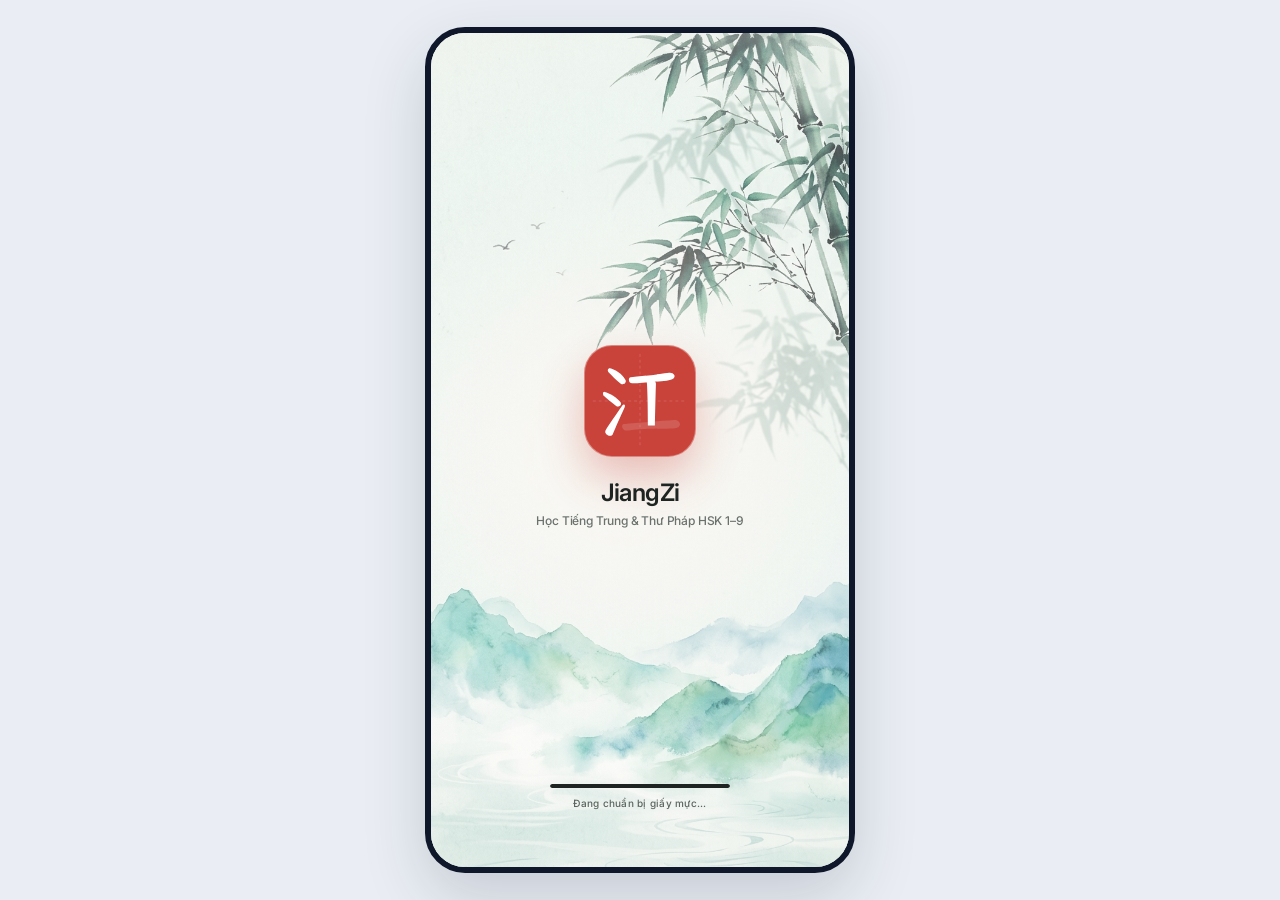
<file: hanzi_web/index.html>
<!DOCTYPE html>
<html lang="vi">
<head>
  <meta charset="UTF-8">
  <meta name="viewport" content="width=device-width, initial-scale=1.0, maximum-scale=1.0, user-scalable=no, viewport-fit=cover">
  <title>JiangZi • Học Tiếng Trung & Thư Pháp HSK 1–9</title>
  <meta name="theme-color" content="#F4F1EA">
  <meta name="apple-mobile-web-app-capable" content="yes">
  <meta name="mobile-web-app-capable" content="yes">
  <meta name="apple-mobile-web-app-title" content="JiangZi">
  <meta name="apple-mobile-web-app-status-bar-style" content="default">
  <link rel="apple-touch-icon" sizes="180x180" href="icons/apple-touch-icon.png">
  <link rel="icon" type="image/png" sizes="192x192" href="icons/icon-192.png">
  <link rel="manifest" href="manifest.json">
  <script>
    if (/Android/i.test(navigator.userAgent) || window.JiangZiAndroid) {
      document.documentElement.classList.add('is-android', 'is-mobile-app');
    } else if (/iPhone|iPad|iPod/i.test(navigator.userAgent) || window.navigator.standalone || window.matchMedia('(display-mode: standalone)').matches) {
      document.documentElement.classList.add('is-mobile-app');
    }
  </script>
  <link rel="preconnect" href="https://fonts.googleapis.com">
  <link rel="preconnect" href="https://fonts.gstatic.com" crossorigin>
  <link href="https://fonts.googleapis.com/css2?family=Inter:wght@400;500;600;700&family=Noto+Sans+SC:wght@400;500;700&family=ZCOOL+XiaoWei&display=swap" rel="stylesheet">
  <link rel="stylesheet" href="tailwind.min.css">
  <script src="vendor/hanzi-writer.min.js"></script>
  <script src="dict_extra.js"></script>
  <script src="data/bank_radicals.js"></script>
  <script src="data/bank_hsk1.js"></script>
  <script src="data/bank_hsk2_9.js"></script>
  <script src="data/char_meta.js"></script>
  <script src="lessons_data.js"></script>
  <script src="data/sentence_builder_bank.js"></script>
  <script src="data/strokes_offline.js" defer></script>
  <style>
    :root {
      --ios-ease: cubic-bezier(0.32, 0.72, 0, 1);
      --ios-blue: #C9433B;
      --ios-bg: #F4F1EA;
      --zen-paper: #F4F1EA;
      --zen-surface: #FAF7F0;
      --zen-ink: #1D2421;
      --zen-muted: #6B726E;
      --zen-crimson: #C9433B;
      --zen-pine: #2F5D50;
      --zen-mountain: #23302B;
    }
    body, .font-vietnam {
      font-family: "Inter", -apple-system, BlinkMacSystemFont, "SF Pro Text", "Segoe UI", sans-serif !important;
      letter-spacing: -0.011em;
    }
    * {
      -webkit-tap-highlight-color: transparent;
      -webkit-font-smoothing: antialiased;
      -moz-osx-font-smoothing: grayscale;
    }
    button, [onclick], input {
      touch-action: manipulation;
    }
    /* JIANGZI v3.0 — NÚI THỦY MẶC & GIẤY TUYÊN (Zero AI gradients, zero glass blur) */
    .apple-bg {
      background-color: #F4F1EA;
      background-image: radial-gradient(rgba(29, 36, 33, 0.028) 1px, transparent 0);
      background-size: 18px 18px;
      color: #1D2421;
    }
    .zen-sky {
      background: linear-gradient(180deg, #EFECE4 0%, #E5E1D6 48%, #D9D4C7 100%);
    }
    .glass-card {
      background: #FAF7F0;
      border: 1px solid rgba(29, 36, 33, 0.10);
      box-shadow: 0 2px 10px rgba(29, 36, 33, 0.03);
    }
    .ios-header-blur {
      background: rgba(244, 241, 234, 0.96);
      border-bottom: 1px solid rgba(29, 36, 33, 0.09);
      box-shadow: none;
    }
    .glass-nav {
      background: #23302B;
      border: 1px solid rgba(244, 241, 234, 0.10);
      box-shadow: 0 14px 32px -6px rgba(29, 36, 33, 0.28);
    }
    .glass-pill-active {
      background: transparent;
      border: none;
      box-shadow: none;
    }
    .ios-segmented {
      background: #E8E3D8;
      border: 1px solid rgba(29, 36, 33, 0.08);
      box-shadow: none;
      border-radius: 14px;
      padding: 3px;
    }
    .ios-seg-thumb {
      background: #FAF7F0;
      border: 0.5px solid rgba(29, 36, 33, 0.08);
      border-radius: 11px;
      box-shadow: 0 2px 6px rgba(29, 36, 33, 0.07);
      transition: transform 0.28s var(--ios-ease);
      will-change: transform;
    }
    .ios-search-field {
      background: transparent;
      border-radius: 0;
      border: none;
      border-bottom: 1.5px solid #1D2421;
      box-shadow: none;
      transition: border-color 0.2s ease;
    }
    .ios-search-field:focus {
      background: transparent;
      border-bottom-color: #C9433B;
      box-shadow: none;
    }
    .crystal-canvas {
      background: #F8F5EE;
      border: 1px solid rgba(29, 36, 33, 0.12);
      box-shadow: none;
    }
    .onboard-track {
      transition: transform 0.42s var(--ios-ease);
      will-change: transform;
    }
    .seal-stamp {
      border: 1.5px solid #DC2626;
      color: #DC2626;
      background: rgba(239, 68, 68, 0.07);
      box-shadow: inset 0 0 0 1px rgba(220, 38, 38, 0.16);
    }
    /* iOS Toggle Switch */
    .ios-switch {
      width: 46px;
      height: 28px;
      border-radius: 999px;
      background: rgba(120, 120, 128, 0.24);
      padding: 2px;
      transition: background-color 0.24s var(--ios-ease);
      position: relative;
      cursor: pointer;
      flex-shrink: 0;
    }
    .ios-switch.on {
      background: #34C759;
    }
    .ios-switch-knob {
      width: 24px;
      height: 24px;
      border-radius: 50%;
      background: #FFFFFF;
      box-shadow: 0 2px 6px rgba(0, 0, 0, 0.20);
      transition: transform 0.24s var(--ios-ease);
    }
    .ios-switch.on .ios-switch-knob {
      transform: translate3d(18px, 0, 0);
    }
    /* Account Modal Sheet Slide-Up */
    .account-sheet {
      transition: transform 0.38s var(--ios-ease);
      will-change: transform;
      box-shadow: 0 -12px 40px rgba(15, 23, 42, 0.14);
    }
    .account-sheet-hidden {
      transform: translate3d(0, 104%, 0);
      pointer-events: none;
    }
    .account-sheet-open {
      transform: translate3d(0, 0, 0);
      pointer-events: auto;
    }

    /* ========================================================= */
    /* 4 STUDY THEMES ENGINE (GLASS • CLASSIC • PAPER • DARK)    */
    /* ========================================================= */
    /* THEME 2: CLASSIC CLEAN (Giao diện phẳng cơ bản tinh khiết) */
    #app-wrapper[data-theme="classic"] .apple-bg,
    #app-wrapper[data-theme="classic"].apple-bg {
      background-color: #F4F6F9;
      background-image: none;
    }
    #app-wrapper[data-theme="classic"] .glass-card {
      background: #FFFFFF;
      backdrop-filter: none;
      -webkit-backdrop-filter: none;
      border: 1px solid #E2E8F0;
      box-shadow: 0 2px 8px rgba(15, 23, 42, 0.04);
    }
    #app-wrapper[data-theme="classic"] .ios-header-blur {
      background: #FFFFFF;
      backdrop-filter: none;
      -webkit-backdrop-filter: none;
      border-bottom: 1px solid #E2E8F0;
      box-shadow: none;
    }
    #app-wrapper[data-theme="classic"] .glass-nav {
      background: #FFFFFF;
      backdrop-filter: none;
      -webkit-backdrop-filter: none;
      border: 1px solid #E2E8F0;
      box-shadow: 0 8px 24px rgba(15, 23, 42, 0.08);
    }
    #app-wrapper[data-theme="classic"] .glass-pill-active {
      background: rgba(0, 122, 255, 0.10);
      border: 1px solid rgba(0, 122, 255, 0.16);
      box-shadow: none;
    }
    #app-wrapper[data-theme="classic"] .ios-segmented {
      background: #E8ECF2;
      backdrop-filter: none;
      -webkit-backdrop-filter: none;
      border: none;
      box-shadow: none;
    }
    #app-wrapper[data-theme="classic"] .ios-search-field {
      background: #FFFFFF;
      backdrop-filter: none;
      -webkit-backdrop-filter: none;
      border: 1px solid #CBD5E1;
      box-shadow: none;
    }
    #app-wrapper[data-theme="classic"] .crystal-canvas {
      background: #FFFFFF;
      backdrop-filter: none;
      -webkit-backdrop-filter: none;
      border: 1.5px solid #CBD5E1;
      box-shadow: 0 6px 20px rgba(15, 23, 42, 0.05);
    }

    /* THEME 3: WARM XUAN PAPER (Giấy Tuyên Thành dịu mắt) */
    #app-wrapper[data-theme="paper"] .apple-bg,
    #app-wrapper[data-theme="paper"].apple-bg {
      background-color: #F5EFE0;
      background-image: radial-gradient(circle at 50% 30%, rgba(255, 252, 244, 0.75) 0%, transparent 70%);
    }
    #app-wrapper[data-theme="paper"] .glass-card {
      background: #FCF9F1;
      backdrop-filter: none;
      -webkit-backdrop-filter: none;
      border: 1px solid #E5DCC6;
      box-shadow: 0 3px 12px rgba(92, 68, 34, 0.05);
    }
    #app-wrapper[data-theme="paper"] .ios-header-blur {
      background: rgba(245, 239, 224, 0.94);
      backdrop-filter: blur(12px);
      -webkit-backdrop-filter: blur(12px);
      border-bottom: 1px solid #E2D8BF;
      box-shadow: none;
    }
    #app-wrapper[data-theme="paper"] .glass-nav {
      background: #FCF9F1;
      backdrop-filter: none;
      -webkit-backdrop-filter: none;
      border: 1px solid #DFD4B9;
      box-shadow: 0 10px 26px rgba(92, 68, 34, 0.10);
    }
    #app-wrapper[data-theme="paper"] .glass-pill-active {
      background: #EFE6CF;
      border: 1px solid #D9CCB0;
      box-shadow: inset 0 1px 0 #FFFDF8;
    }
    #app-wrapper[data-theme="paper"] .ios-segmented {
      background: #EAE1CA;
      backdrop-filter: none;
      -webkit-backdrop-filter: none;
      border: 1px solid #DED3B7;
      box-shadow: none;
    }
    #app-wrapper[data-theme="paper"] .ios-seg-thumb {
      background: #FFFDF7;
      border-color: #EFE7D4;
    }
    #app-wrapper[data-theme="paper"] .ios-search-field {
      background: #FFFDF7;
      backdrop-filter: none;
      -webkit-backdrop-filter: none;
      border: 1px solid #DCD0B4;
      box-shadow: none;
    }
    #app-wrapper[data-theme="paper"] .crystal-canvas {
      background: #FFFDF7;
      backdrop-filter: none;
      -webkit-backdrop-filter: none;
      border: 1.5px solid #D8C9A8;
      box-shadow: 0 10px 28px rgba(92, 68, 34, 0.07);
    }
    #app-wrapper[data-theme="paper"] .rice-grid-apple {
      background-image:
        linear-gradient(to right, rgba(180, 83, 9, 0.15) 1px, transparent 1px),
        linear-gradient(to bottom, rgba(180, 83, 9, 0.15) 1px, transparent 1px),
        linear-gradient(45deg, transparent 49.6%, rgba(180, 83, 9, 0.10) 50%, transparent 50.4%),
        linear-gradient(-45deg, transparent 49.6%, rgba(180, 83, 9, 0.10) 50%, transparent 50.4%);
    }

    /* THEME 4: NGHIÊN MỰC ĐÊM (Obsidian Inkstone & Warm Gold) */
    #app-wrapper[data-theme="dark"] .apple-bg,
    #app-wrapper[data-theme="dark"].apple-bg {
      background-color: #121413;
      background-image: none;
      color: #F3EFE6;
    }
    #app-wrapper[data-theme="dark"] .glass-card {
      background: #1A1D1B;
      border: 1px solid rgba(243, 239, 230, 0.09);
      box-shadow: 0 4px 16px rgba(0, 0, 0, 0.30);
    }
    #app-wrapper[data-theme="dark"] .ios-header-blur {
      background: rgba(18, 20, 19, 0.95);
      border-bottom: 1px solid rgba(243, 239, 230, 0.08);
      box-shadow: none;
    }
    #app-wrapper[data-theme="dark"] .glass-nav {
      background: #1A1E1C;
      border: 1px solid rgba(243, 239, 230, 0.10);
      box-shadow: 0 14px 36px rgba(0, 0, 0, 0.50);
    }
    #app-wrapper[data-theme="dark"] .glass-pill-active {
      background: transparent;
      border: none;
      box-shadow: none;
    }
    #app-wrapper[data-theme="dark"] .ios-segmented {
      background: #1E2220;
      border: 1px solid rgba(243, 239, 230, 0.08);
      box-shadow: none;
    }
    #app-wrapper[data-theme="dark"] .ios-seg-thumb {
      background: #2C312E;
      border-color: rgba(243, 239, 230, 0.12);
      box-shadow: 0 2px 8px rgba(0, 0, 0, 0.35);
    }
    #app-wrapper[data-theme="dark"] .ios-search-field {
      background: transparent;
      border-bottom: 1.5px solid rgba(243, 239, 230, 0.35);
      color: #F3EFE6;
      box-shadow: none;
    }
    #app-wrapper[data-theme="dark"] .crystal-canvas {
      background: #171A18;
      border: 1px solid rgba(212, 163, 89, 0.28);
      box-shadow: none;
    }
    #app-wrapper[data-theme="dark"] .rice-grid-apple {
      background-image:
        linear-gradient(to right, rgba(212, 163, 89, 0.14) 1px, transparent 1px),
        linear-gradient(to bottom, rgba(212, 163, 89, 0.14) 1px, transparent 1px),
        linear-gradient(45deg, transparent 49.6%, rgba(212, 163, 89, 0.08) 50%, transparent 50.4%),
        linear-gradient(-45deg, transparent 49.6%, rgba(212, 163, 89, 0.08) 50%, transparent 50.4%);
    }
    #app-wrapper[data-theme="dark"] .zen-sky {
      background: linear-gradient(180deg, #161918 0%, #121413 100%);
    }
    #app-wrapper[data-theme="dark"] .text-black,
    #app-wrapper[data-theme="dark"] .text-slate-900,
    #app-wrapper[data-theme="dark"] .text-slate-800 {
      color: #F1F5F9 !important;
    }
    #app-wrapper[data-theme="dark"] .text-slate-700,
    #app-wrapper[data-theme="dark"] .text-slate-600,
    #app-wrapper[data-theme="dark"] .text-\[\#3C3C43\],
    #app-wrapper[data-theme="dark"] .text-\[\#3C3C43\]\/75,
    #app-wrapper[data-theme="dark"] .text-\[\#3C3C43\]\/80 {
      color: #CBD5E1 !important;
    }
    #app-wrapper[data-theme="dark"] .text-slate-500,
    #app-wrapper[data-theme="dark"] .text-slate-400,
    #app-wrapper[data-theme="dark"] .text-\[\#8E8E93\] {
      color: #94A3B8 !important;
    }
    #app-wrapper[data-theme="dark"] .bg-slate-50,
    #app-wrapper[data-theme="dark"] .bg-slate-100,
    #app-wrapper[data-theme="dark"] .bg-white,
    #app-wrapper[data-theme="dark"] .bg-white\/55,
    #app-wrapper[data-theme="dark"] .bg-white\/80,
    #app-wrapper[data-theme="dark"] .bg-blue-50\/80 {
      background-color: rgba(30, 41, 59, 0.85) !important;
      border-color: rgba(255, 255, 255, 0.10) !important;
    }
    #app-wrapper[data-theme="dark"] #onboard-bamboo-bg {
      opacity: 0.10 !important;
    }
    #app-wrapper[data-theme="dark"] #success-modal-card,
    #app-wrapper[data-theme="dark"] #xp-shop-card,
    #app-wrapper[data-theme="dark"] #share-card-modal > div {
      background: #151F32 !important;
      border-color: rgba(255, 255, 255, 0.12) !important;
      color: #F1F5F9 !important;
    }
    #app-wrapper[data-theme="dark"] .story-inline-pill {
      background: rgba(245, 158, 11, 0.14) !important;
      border-color: rgba(245, 158, 11, 0.28) !important;
      color: #FDE68A !important;
    }
    #app-wrapper[data-theme="paper"] #success-modal-card {
      background: #FCF9F1 !important;
      border-color: #E2D6BA !important;
    }
    .word-card-slide {
      transition: transform 0.2s var(--ios-ease), opacity 0.18s ease;
    }
    @keyframes jzWavePulse {
      0%, 100% { height: 7px; opacity: 0.7; }
      50% { height: 24px; opacity: 1; }
    }
    .jz-wave-bar {
      width: 4px;
      border-radius: 999px;
      background: #38BDF8;
      animation: jzWavePulse 0.52s ease-in-out infinite;
    }
    .ios-scroll {
      -webkit-overflow-scrolling: touch;
      overscroll-behavior-y: contain;
    }
    /* Authentic Apple Critically-Damped Spring Physics (Zero cartoonish overshoot, pure 60fps GPU) */
    .spring-slide {
      transition: transform 0.30s var(--ios-ease);
      will-change: transform;
    }
    .depth-layer {
      transition: transform 0.34s var(--ios-ease);
      will-change: transform;
    }
    .depth-receded {
      transform: translate3d(-22%, 0, 0) scale3d(0.965, 0.965, 1);
      pointer-events: none;
    }
    .ios-scrim {
      background: rgba(0, 0, 0, 0.18);
      opacity: 0;
      pointer-events: none;
      transition: opacity 0.38s var(--ios-ease);
      will-change: opacity;
    }
    .ios-scrim-open {
      opacity: 1;
    }
    .zoom-sheet {
      transition: transform 0.38s var(--ios-ease);
      will-change: transform;
      box-shadow: -14px 0 36px rgba(0, 0, 0, 0.10);
    }
    .zoom-sheet-hidden {
      transform: translate3d(102%, 0, 0);
      pointer-events: none;
    }
    .zoom-sheet-open {
      transform: translate3d(0, 0, 0);
      pointer-events: auto;
    }
    .island-pill {
      background: rgba(15, 23, 42, 0.78);
      backdrop-filter: blur(24px) saturate(190%);
      -webkit-backdrop-filter: blur(24px) saturate(190%);
      border: 1px solid rgba(255, 255, 255, 0.22);
      box-shadow: 0 12px 30px rgba(15, 23, 42, 0.26), inset 0 1px 0 rgba(255, 255, 255, 0.25);
      transition: transform 0.36s var(--ios-ease), opacity 0.22s ease;
      will-change: transform, opacity;
    }
    .island-hidden {
      transform: translate3d(0, -16px, 0) scale3d(0.68, 0.68, 1);
      opacity: 0;
    }
    .island-visible {
      transform: translate3d(0, 0, 0) scale3d(1, 1, 1);
      opacity: 1;
    }
    .btn-primary-glass {
      background: #1D2421;
      border: 1px solid rgba(29, 36, 33, 0.9);
      box-shadow: 0 6px 16px -4px rgba(29, 36, 33, 0.22);
    }
    .btn-crimson-seal {
      background: #C9433B;
      color: #F4F1EA;
      border: 1px solid #B53830;
      box-shadow: 0 6px 16px -4px rgba(201, 67, 59, 0.28);
    }
    .ios-press {
      transition: transform 0.16s var(--ios-ease), opacity 0.16s ease;
    }
    .ios-press:active {
      transform: scale3d(0.97, 0.97, 1);
      opacity: 0.82;
    }
    .ios-back-btn {
      transition: opacity 0.15s ease, transform 0.15s var(--ios-ease);
    }
    .ios-back-btn:active {
      opacity: 0.45;
      transform: scale3d(0.96, 0.96, 1);
    }
    .rice-grid-apple {
      background-size: 100% 100%;
      background-image:
        linear-gradient(to right, rgba(29, 36, 33, 0.10) 1px, transparent 1px),
        linear-gradient(to bottom, rgba(29, 36, 33, 0.10) 1px, transparent 1px),
        linear-gradient(45deg, transparent 49.6%, rgba(201, 67, 59, 0.07) 50%, transparent 50.4%),
        linear-gradient(-45deg, transparent 49.6%, rgba(201, 67, 59, 0.07) 50%, transparent 50.4%);
    }
    canvas, svg {
      touch-action: none;
      -webkit-touch-callout: none;
      -webkit-user-select: none;
      user-select: none;
    }
    .hide-scrollbar::-webkit-scrollbar { display: none; }
    .hide-scrollbar { -ms-overflow-style: none; scrollbar-width: none; }

    /* iPhone Notch / Dynamic Island & Android Edge-to-Edge Safe-Area Support */
    :root {
      --safe-top: env(safe-area-inset-top, 0px);
      --safe-bottom: env(safe-area-inset-bottom, 0px);
    }
    .ios-safe-top {
      padding-top: calc(var(--safe-top) + 0.7rem) !important;
    }
    .ios-safe-island {
      top: calc(var(--safe-top) + 0.45rem) !important;
    }
    .ios-safe-dock {
      bottom: calc(var(--safe-bottom) + 0.6rem) !important;
      transition: transform 0.24s var(--ios-ease), opacity 0.2s ease;
    }
    body.kb-open .ios-safe-dock {
      transform: translate3d(0, 140%, 0);
      opacity: 0;
      pointer-events: none;
    }
    .ios-safe-practice-bottom {
      padding-bottom: calc(var(--safe-bottom) + 0.75rem) !important;
    }
    .perf-card {
      content-visibility: auto;
      contain-intrinsic-size: auto 148px;
    }

    /* Explicit Sliding Pill Widths (Zero-chance of collapsed stripe!) */
    #nav-pill { width: calc((100% - 8px) / 4); }
    #py-seg-pill { width: calc((100% - 6px) / 4); }
    #font-seg-pill, #acc-seg-pill { width: calc((100% - 6px) / 2); }

    html.is-mobile-app body { padding: 0 !important; }
    html.is-mobile-app #app-wrapper {
      max-width: 100% !important;
      height: 100dvh !important;
      max-height: 100dvh !important;
      border: none !important;
      border-radius: 0 !important;
      box-shadow: none !important;
    }

    /* ================================================================= */
    /* ANDROID 120FPS OPTICAL GLASS ENGINE (Zero backdrop-filter lag!)   */
    /* ================================================================= */
    html.is-android [class*="backdrop-blur"] {
      backdrop-filter: none !important;
      -webkit-backdrop-filter: none !important;
    }
    html.is-android .glass-card {
      backdrop-filter: none !important;
      -webkit-backdrop-filter: none !important;
      background: #FAF7F0;
      border: 1px solid rgba(29, 36, 33, 0.10);
      box-shadow: 0 2px 10px rgba(29, 36, 33, 0.03);
    }
    html.is-android .ios-header-blur {
      backdrop-filter: none !important;
      -webkit-backdrop-filter: none !important;
      background: #F4F1EA;
    }
    html.is-android .glass-nav {
      backdrop-filter: none !important;
      -webkit-backdrop-filter: none !important;
      background: #23302B;
      box-shadow: 0 12px 28px -4px rgba(29, 36, 33, 0.28);
    }
    html.is-android .ios-segmented {
      backdrop-filter: none !important;
      -webkit-backdrop-filter: none !important;
      background: #E8E3D8;
    }
    html.is-android .ios-search-field {
      backdrop-filter: none !important;
      -webkit-backdrop-filter: none !important;
      background: transparent;
    }
    html.is-android .crystal-canvas {
      backdrop-filter: none !important;
      -webkit-backdrop-filter: none !important;
      background: #F8F5EE;
    }
    html.is-android .island-pill {
      backdrop-filter: none !important;
      -webkit-backdrop-filter: none !important;
      background: rgba(15, 23, 42, 0.94);
    }
    html.is-android #app-wrapper[data-theme="dark"] .glass-card {
      background: rgba(23, 33, 52, 0.95);
      border-color: rgba(255, 255, 255, 0.10);
      box-shadow: 0 6px 18px rgba(0, 0, 0, 0.28);
    }
    html.is-android #app-wrapper[data-theme="dark"] .ios-header-blur {
      background: rgba(11, 17, 32, 0.96);
    }
    html.is-android #app-wrapper[data-theme="dark"] .glass-nav {
      background: rgba(19, 28, 46, 0.97);
    }
    html.is-android #app-wrapper[data-theme="dark"] .crystal-canvas {
      background: #131C2E;
    }
    html.is-android #app-wrapper[data-theme="paper"] .glass-card,
    html.is-android #app-wrapper[data-theme="paper"] .glass-nav,
    html.is-android #app-wrapper[data-theme="paper"] .ios-header-blur {
      background: #FCF9F1;
    }

    /* ============================================= */
    /* APPLE GLASS MOTION & MICRO-INTERACTIONS SUITE */
    /* ============================================= */
    @keyframes tabEnter {
      0% { opacity: 0; transform: translate3d(0, 5px, 0); }
      100% { opacity: 1; transform: translate3d(0, 0, 0); }
    }
    .anim-tab-enter {
      animation: tabEnter 0.22s var(--ios-ease) both;
    }

    @keyframes sheetEnter {
      0% { opacity: 0; transform: translateY(24px) scale(0.985); }
      100% { opacity: 1; transform: translateY(0) scale(1); }
    }
    .anim-sheet-enter {
      animation: sheetEnter 0.30s cubic-bezier(0.22, 1, 0.36, 1) both;
    }

    @keyframes staggerUp {
      0% { opacity: 0; transform: translateY(10px) scale(0.98); }
      100% { opacity: 1; transform: translateY(0) scale(1); }
    }
    .anim-stagger {
      animation: staggerUp 0.28s cubic-bezier(0.22, 1, 0.36, 1) both;
      animation-delay: calc(var(--i, 0) * 35ms);
    }

    @keyframes shakeX {
      0%, 100% { transform: translateX(0); }
      20% { transform: translateX(-7px); }
      40% { transform: translateX(7px); }
      60% { transform: translateX(-5px); }
      80% { transform: translateX(4px); }
    }
    .anim-shake {
      animation: shakeX 0.36s cubic-bezier(.36,.07,.19,.97) both;
      box-shadow: 0 0 0 3px rgba(239, 68, 68, 0.35), 0 10px 28px rgba(239, 68, 68, 0.14) !important;
      border-color: rgba(239, 68, 68, 0.7) !important;
    }

    @keyframes glowSuccess {
      0% { box-shadow: 0 0 0 0 rgba(16, 185, 129, 0.45); border-color: rgba(16, 185, 129, 0.8); }
      100% { box-shadow: 0 0 0 14px rgba(16, 185, 129, 0); border-color: rgba(255, 255, 255, 0.95); }
    }
    .anim-glow {
      animation: glowSuccess 0.52s ease-out;
    }

    @keyframes floatUp {
      0% { opacity: 0; transform: translateY(10px) scale(0.82); }
      25% { opacity: 1; transform: translateY(-4px) scale(1.06); }
      100% { opacity: 0; transform: translateY(-34px) scale(0.95); }
    }
    .anim-float {
      animation: floatUp 0.92s ease-out forwards;
    }

    @keyframes rippleOut {
      0% { transform: scale(1); opacity: 0.65; }
      100% { transform: scale(2.05); opacity: 0; }
    }
    .ripple-ring {
      animation: rippleOut 0.85s ease-out infinite;
    }

    @keyframes springPop {
      0% { opacity: 0; transform: scale(0.84) translateY(14px); }
      65% { opacity: 1; transform: scale(1.025) translateY(-2px); }
      100% { opacity: 1; transform: scale(1) translateY(0); }
    }
    .anim-spring {
      animation: springPop 0.38s cubic-bezier(0.22, 1, 0.36, 1) forwards;
    }

    @keyframes cardBump {
      0% { transform: scale(0.98); }
      55% { transform: scale(1.015); }
      100% { transform: scale(1); }
    }
    .anim-bump {
      animation: cardBump 0.24s cubic-bezier(0.22, 1, 0.36, 1);
    }

    @keyframes confettiFall {
      0% { transform: translate(0, 0) rotate(0deg) scale(1); opacity: 1; }
      100% { transform: translate(var(--tx), var(--ty)) rotate(var(--rot)) scale(0.55); opacity: 0; }
    }
    .confetti-dot {
      animation: confettiFall 0.95s cubic-bezier(0.16, 1, 0.3, 1) forwards;
    }

    /* Splash / Loading Screen Animations */
    @keyframes splashLogoPop {
      0% { opacity: 0; transform: scale(0.75) translateY(12px); }
      65% { opacity: 1; transform: scale(1.04) translateY(-2px); }
      100% { opacity: 1; transform: scale(1) translateY(0); }
    }
    .anim-splash-logo {
      animation: splashLogoPop 0.65s cubic-bezier(0.22, 1, 0.36, 1) both;
    }
    @keyframes splashFadeUp {
      0% { opacity: 0; transform: translateY(10px); }
      100% { opacity: 1; transform: translateY(0); }
    }
    .anim-splash-text {
      animation: splashFadeUp 0.55s cubic-bezier(0.22, 1, 0.36, 1) 0.16s both;
    }
    @keyframes splashBarSweep {
      0% { width: 0%; }
      55% { width: 72%; }
      100% { width: 100%; }
    }
    .anim-splash-bar {
      animation: splashBarSweep 1.25s cubic-bezier(0.22, 1, 0.36, 1) forwards;
    }
    .splash-fade-out {
      opacity: 0;
      transform: scale(1.04);
      pointer-events: none;
      transition: opacity 0.42s ease, transform 0.42s ease;
    }
    @keyframes glassShimmer {
      0% { transform: translateX(-140%) skewX(-24deg); opacity: 0; }
      30% { opacity: 0.6; }
      100% { transform: translateX(230%) skewX(-24deg); opacity: 0; }
    }
    .anim-shimmer {
      animation: glassShimmer 0.72s cubic-bezier(0.22, 1, 0.36, 1) forwards;
    }
    @keyframes splashBgBreath {
      0% { transform: scale(1.06); opacity: 0.75; }
      100% { transform: scale(1.0); opacity: 1; }
    }
    .anim-splash-bg {
      animation: splashBgBreath 1.8s cubic-bezier(0.22, 1, 0.36, 1) forwards;
    }

    @media (prefers-reduced-motion: reduce) {
      *, *::before, *::after {
        animation-duration: 0.01ms !important;
        transition-duration: 0.01ms !important;
      }
    }
  </style>
</head>
<body class="bg-slate-200/70 font-vietnam text-slate-900 h-[100dvh] overflow-hidden flex flex-col items-center justify-center p-0 lg:p-3 select-none">

  <!-- App Shell Container (100% Fullscreen on Mobile/Tablet, Phone Frame ONLY on Desktop >= 1024px) -->
  <div id="app-wrapper" class="w-full lg:max-w-[430px] h-[100dvh] lg:h-[880px] lg:max-h-[94vh] apple-bg lg:rounded-[40px] lg:shadow-[0_24px_64px_rgba(15,23,42,0.16)] lg:border-[6px] lg:border-slate-900 flex flex-col overflow-hidden relative">

    <!-- iOS 18 DYNAMIC ISLAND TOAST PILL -->
    <div class="ios-safe-island absolute top-2.5 inset-x-0 z-50 flex justify-center pointer-events-none px-4">
      <div id="dynamic-island-toast" class="island-pill island-hidden text-white rounded-full px-4 py-2 flex items-center gap-2.5 text-[12px] font-semibold tracking-[-0.01em]">
        <span id="island-dot" class="w-2 h-2 rounded-full bg-[#34C759] shrink-0"></span>
        <span id="island-text" class="truncate max-w-[240px]">🔥 Combo x3</span>
      </div>
    </div>

    <!-- ====================================================== -->
    <!-- SPLASH / LOADING SCREEN (NÚI THỦY MẶC + ẤN CHU SA) -->
    <div id="splash-screen" class="absolute inset-0 z-50 bg-[#F4F1EA] flex flex-col items-center justify-between py-14 px-8 overflow-hidden">
      <img src="splash_bamboo_bg.jpg" alt="" class="absolute inset-0 w-full h-full object-cover object-center pointer-events-none select-none anim-splash-bg z-0 opacity-75"/>
      <div class="absolute inset-0 pointer-events-none z-0" style="background: radial-gradient(circle at 50% 48%, rgba(244,241,234,0.68) 0%, rgba(244,241,234,0.22) 65%, rgba(244,241,234,0.55) 100%);"></div>

      <div class="relative z-10"></div>

      <!-- Center Brand Seal & Title -->
      <div class="relative z-10 flex flex-col items-center text-center">
        <div class="relative mb-5 anim-splash-logo">
          <div class="relative w-28 h-28 rounded-[28px] bg-[#C9433B] border border-[#F4F1EA]/40 flex items-center justify-center overflow-hidden shadow-[0_20px_44px_rgba(201,67,59,0.32)]">
            <div id="splash-shimmer" class="hidden absolute inset-y-0 w-14 bg-gradient-to-r from-transparent via-white/60 to-transparent pointer-events-none z-30"></div>

            <!-- Subtle Rice Grid -->
            <svg class="absolute inset-0 w-full h-full opacity-15" viewBox="0 0 112 112" fill="none">
              <line x1="56" y1="8" x2="56" y2="104" stroke="white" stroke-width="1" stroke-dasharray="3 3"/>
              <line x1="8" y1="56" x2="104" y2="56" stroke="white" stroke-width="1" stroke-dasharray="3 3"/>
            </svg>

            <!-- Bold Authoritative Strokes of 江 -->
            <svg class="relative z-10 w-24 h-24 overflow-visible" viewBox="0 0 100 100" fill="none">
              <defs>
                <mask id="sm0"><path id="sp0" d="M19 18 Q26 23 34 31" stroke="white" stroke-width="18" stroke-linecap="round"/></mask>
                <mask id="sm1"><path id="sp1" d="M13 43 Q21 48 29 55" stroke="white" stroke-width="18" stroke-linecap="round"/></mask>
                <mask id="sm2"><path id="sp2" d="M16 84 Q24 72 34 55" stroke="white" stroke-width="18" stroke-linecap="round"/></mask>
                <mask id="sm3"><path id="sp3" d="M40 28 Q62 26 85 24" stroke="white" stroke-width="18" stroke-linecap="round"/></mask>
                <mask id="sm4"><path id="sp4" d="M62 27 Q62 52 62 76" stroke="white" stroke-width="18" stroke-linecap="round"/></mask>
                <mask id="sm5"><path id="sp5" d="M33 77 Q62 75 90 74" stroke="white" stroke-width="18" stroke-linecap="round"/></mask>
              </defs>
              <g opacity="0.14" fill="white">
                <path d="M18.5 16 C24 17.2, 31.5 21.5, 35 28.5 C36 31, 32.8 33.8, 30 32 C25.5 28.5, 20.5 23.5, 17 19.8 C15.8 18.2, 16.8 15.6, 18.5 16 Z"/>
                <path d="M13 40.5 C18.5 41.8, 25.8 45.8, 30 51.8 C31.2 54.2, 28 57, 25.2 55.2 C20.8 51.8, 15.5 47.5, 12 44.2 C10.8 42.8, 11.4 40.2, 13 40.5 Z"/>
                <path d="M14.2 80.5 C18 74.5, 25.5 63.5, 31.8 54.5 C33.2 52.8, 35.2 54.2, 34 56.5 C29.5 66.5, 24.5 77.5, 21.5 85 C19.8 88.2, 12 85, 14.2 80.5 Z"/>
                <path d="M40.5 25.2 C51.5 24.4, 68.5 22.2, 80.5 20.6 C84.5 20.1, 88 23.8, 84.8 26.5 C81.8 28.8, 75 29.2, 65.5 30 C54.5 31, 46 31.8, 41.8 31.6 C38 31.4, 37.2 25.5, 40.5 25.2 Z"/>
                <path d="M57.2 27.5 C60.5 26.5, 67 28.8, 66.6 32.2 C66.2 41, 65.8 62, 65.5 75.5 L58.2 75.5 C58.2 62, 58 41.5, 57.2 31.8 Z"/>
                <path d="M33.2 74 C48 72.8, 71 70.8, 85.5 69.8 C90.2 69.5, 93.8 74.2, 90.2 77 C86.8 79.2, 77 78.6, 64 78.8 C50 79, 40.5 80.2, 35.8 80.8 C31.5 81.2, 29.8 74.4, 33.2 74 Z"/>
              </g>
              <g fill="white">
                <path mask="url(#sm0)" d="M18.5 16 C24 17.2, 31.5 21.5, 35 28.5 C36 31, 32.8 33.8, 30 32 C25.5 28.5, 20.5 23.5, 17 19.8 C15.8 18.2, 16.8 15.6, 18.5 16 Z"/>
                <path mask="url(#sm1)" d="M13 40.5 C18.5 41.8, 25.8 45.8, 30 51.8 C31.2 54.2, 28 57, 25.2 55.2 C20.8 51.8, 15.5 47.5, 12 44.2 C10.8 42.8, 11.4 40.2, 13 40.5 Z"/>
                <path mask="url(#sm2)" d="M14.2 80.5 C18 74.5, 25.5 63.5, 31.8 54.5 C33.2 52.8, 35.2 54.2, 34 56.5 C29.5 66.5, 24.5 77.5, 21.5 85 C19.8 88.2, 12 85, 14.2 80.5 Z"/>
                <path mask="url(#sm3)" d="M40.5 25.2 C51.5 24.4, 68.5 22.2, 80.5 20.6 C84.5 20.1, 88 23.8, 84.8 26.5 C81.8 28.8, 75 29.2, 65.5 30 C54.5 31, 46 31.8, 41.8 31.6 C38 31.4, 37.2 25.5, 40.5 25.2 Z"/>
                <path mask="url(#sm4)" d="M57.2 27.5 C60.5 26.5, 67 28.8, 66.6 32.2 C66.2 41, 65.8 62, 65.5 75.5 L58.2 75.5 C58.2 62, 58 41.5, 57.2 31.8 Z"/>
                <path mask="url(#sm5)" d="M33.2 74 C48 72.8, 71 70.8, 85.5 69.8 C90.2 69.5, 93.8 74.2, 90.2 77 C86.8 79.2, 77 78.6, 64 78.8 C50 79, 40.5 80.2, 35.8 80.8 C31.5 81.2, 29.8 74.4, 33.2 74 Z"/>
              </g>
            </svg>
          </div>
        </div>

        <div class="anim-splash-text">
          <h1 class="text-2xl font-semibold tracking-tight text-[#1D2421]">JiangZi</h1>
          <p class="text-xs font-medium text-[#6B726E] mt-1">Học Tiếng Trung & Thư Pháp HSK 1–9</p>
        </div>
      </div>

      <!-- Bottom Slim Progress Bar -->
      <div class="relative z-10 w-full max-w-[180px] flex flex-col items-center gap-2 anim-splash-text">
        <div class="w-full h-1 rounded-full bg-[#1D2421]/12 overflow-hidden">
          <div class="h-full bg-[#1D2421] rounded-full anim-splash-bar"></div>
        </div>
        <span class="text-[10px] font-medium text-[#5A635E] tracking-wide">Đang chuẩn bị giấy mực...</span>
      </div>
    </div>

    <!-- ====================================================== -->
    <!-- VIEW 1: 3-SLIDE STORY ONBOARDING (TÂM THƯ + PHƯƠNG PHÁP + LỘ TRÌNH) -->
    <!-- ====================================================== -->
    <div id="view-onboarding" class="flex-1 flex flex-col overflow-hidden relative">
      <!-- Atmospheric Ink-Wash Bamboo Backdrop -->
      <img id="onboard-bamboo-bg" src="splash_bamboo_bg.jpg" alt="" class="absolute inset-0 w-full h-full object-cover object-center pointer-events-none select-none transition-opacity duration-500 opacity-35 z-0"/>
      <div class="absolute inset-0 pointer-events-none z-0" style="background: radial-gradient(circle at 50% 42%, rgba(255,255,255,0.52) 0%, rgba(234,240,248,0.28) 70%, rgba(234,240,248,0.45) 100%);"></div>

      <!-- Sticky Top Progress & Back/Skip Bar -->
      <div class="ios-safe-top relative z-20 px-5 pt-4 pb-2 flex items-center justify-between shrink-0">
        <button id="onboard-back-btn" onclick="prevOnboardSlide()" class="ios-back-btn text-xs font-bold text-[#007AFF] flex items-center gap-0.5 opacity-0 pointer-events-none w-24 text-left">
          <svg class="w-4 h-4 -ml-0.5" fill="none" stroke="currentColor" stroke-width="2.5" viewBox="0 0 24 24"><path stroke-linecap="round" stroke-linejoin="round" d="M15 19l-7-7 7-7"/></svg>
          <span id="onboard-back-label">Quay lại</span>
        </button>

        <div class="flex items-center gap-1.5 px-2.5 py-1 rounded-full glass-card">
          <button onclick="goToOnboardSlide(0)" id="ob-dot-0" class="h-1.5 w-5 rounded-full bg-[#007AFF] transition-all duration-300" aria-label="Slide 1"></button>
          <button onclick="goToOnboardSlide(1)" id="ob-dot-1" class="h-1.5 w-1.5 rounded-full bg-slate-400/50 transition-all duration-300" aria-label="Slide 2"></button>
          <button onclick="goToOnboardSlide(2)" id="ob-dot-2" class="h-1.5 w-1.5 rounded-full bg-slate-400/50 transition-all duration-300" aria-label="Slide 3"></button>
        </div>

        <button id="onboard-skip-btn" onclick="handleOnboardRightAction()" class="ios-press text-xs font-bold text-[#007AFF] w-24 text-right">
          Bỏ qua
        </button>
      </div>

      <!-- 3-Slide Horizontal Track -->
      <div id="onboard-track" class="onboard-track relative z-10 flex-1 flex w-[300%] overflow-hidden">

        <!-- ========================================== -->
        <!-- SLIDE 1: TÂM THƯ & CÂU CHUYỆN CỦA TÁC GIẢ -->
        <!-- ========================================== -->
        <div class="w-1/3 h-full px-6 pb-7 pt-2 flex flex-col justify-between overflow-y-auto ios-scroll hide-scrollbar">
          <div class="my-auto space-y-4">
            <div class="text-center">
              <div class="relative inline-block mb-3">
                <div class="absolute -inset-3 rounded-full bg-[#007AFF]/20 blur-xl"></div>
                <div class="relative w-16 h-16 mx-auto rounded-[22px] btn-primary-glass text-white flex items-center justify-center text-4xl font-bold font-hanziSans">
                  江
                </div>
              </div>
              <div class="inline-flex items-center gap-1 px-2.5 py-0.5 rounded-full glass-card text-[10px] font-extrabold uppercase tracking-wider text-[#007AFF] mb-1.5">
                ✦ Câu chuyện ra đời
              </div>
              <h1 class="text-xl sm:text-2xl font-extrabold tracking-tight text-slate-900 leading-snug">
                Đừng học vẹt chữ Hán<br/>rồi lại quên ngay ngày mai
              </h1>
            </div>

            <!-- Frosted Liquid Glass Author Letter Card -->
            <div class="glass-card rounded-[26px] p-5 space-y-3">
              <p class="text-[13px] text-slate-700 leading-relaxed">
                Chào bạn, mình tạo ra <b class="text-slate-900">JiangZi (江字)</b> từ chính trăn trở khi tự học tiếng Trung: nhìn mặt chữ thấy rất quen, nhưng khi cầm bút lên lại không nhớ nổi viết từ nét nào.
              </p>
              <p class="text-[13px] text-slate-700 leading-relaxed">
                <b class="text-[#007AFF]">JiangZi</b> ra đời với một mong muốn giản dị — biến hàng ngàn chữ Hán phức tạp thành những câu chuyện chiết tự gần gũi cho người Việt. Khi tự tay đặt bút viết từng nét từ trí nhớ, mỗi chữ Hán sẽ thực sự trở thành của bạn.
              </p>

              <div class="pt-3 border-t border-white/80 flex items-center justify-between">
                <div>
                  <div class="text-xs font-extrabold text-slate-900">Đông Giang</div>
                  <div class="text-[11px] font-medium text-slate-500">Người sáng lập JiangZi</div>
                </div>
                <div class="seal-stamp px-2 py-1 rounded-md text-xs font-black font-hanziKaiti tracking-widest select-none">
                  江字
                </div>
              </div>
            </div>
          </div>

          <div class="pt-3 shrink-0">
            <button onclick="goToOnboardSlide(1)" class="ios-press w-full py-3.5 rounded-[20px] btn-primary-glass text-white font-bold text-sm flex items-center justify-center gap-2">
              <span>Khám phá phương pháp học (1/2)</span>
              <svg class="w-4 h-4" fill="none" stroke="currentColor" stroke-width="2.5" viewBox="0 0 24 24"><path stroke-linecap="round" stroke-linejoin="round" d="M13 7l5 5m0 0l-5 5m5-5H6"/></svg>
            </button>
          </div>
        </div>

        <!-- ========================================== -->
        <!-- SLIDE 2: PHƯƠNG PHÁP 3 BƯỚC CỐT LÕI        -->
        <!-- ========================================== -->
        <div class="w-1/3 h-full px-6 pb-7 pt-2 flex flex-col justify-between overflow-y-auto ios-scroll hide-scrollbar">
          <div class="my-auto space-y-3.5">
            <div class="text-center mb-1">
              <div class="inline-flex items-center gap-1 px-2.5 py-0.5 rounded-full glass-card text-[10px] font-extrabold uppercase tracking-wider text-[#007AFF] mb-1.5">
                ✦ Phương pháp cốt lõi
              </div>
              <h2 class="text-xl sm:text-2xl font-extrabold tracking-tight text-slate-900">
                3 bước nhớ sâu gấp 3 lần
              </h2>
              <p class="text-xs text-slate-500 mt-1">Kết hợp chiết tự cổ truyền & khoa học gợi nhớ chủ động</p>
            </div>

            <div class="glass-card rounded-[22px] p-4 flex items-start gap-3.5">
              <div class="w-11 h-11 rounded-2xl bg-[#007AFF]/12 text-[#007AFF] flex items-center justify-center font-hanziSans font-black text-xl shrink-0">
                音
              </div>
              <div>
                <div class="text-sm font-extrabold text-slate-900">1. Chuẩn Pinyin & Hiểu gốc Bộ thủ</div>
                <div class="text-xs text-slate-600 mt-0.5 leading-relaxed">
                  Luyện khẩu hình 23 phụ âm, 24 nguyên âm, 4 thanh điệu và giải nghĩa 214 bộ thủ bằng câu chuyện hình tượng.
                </div>
              </div>
            </div>

            <div class="glass-card rounded-[22px] p-4 flex items-start gap-3.5">
              <div class="w-11 h-11 rounded-2xl bg-[#FF9500]/14 text-[#FF9500] flex items-center justify-center font-hanziSans font-black text-xl shrink-0">
                書
              </div>
              <div>
                <div class="text-sm font-extrabold text-slate-900">2. Viết Mù chủ động (Active Recall)</div>
                <div class="text-xs text-slate-600 mt-0.5 leading-relaxed">
                  Ẩn nét gợi ý mờ trên ô mễ tự cách pha lê để não tự tái hiện thứ tự nét viết, chấm chuẩn từng nét ngay lập tức.
                </div>
              </div>
            </div>

            <div class="glass-card rounded-[22px] p-4 flex items-start gap-3.5">
              <div class="w-11 h-11 rounded-2xl bg-[#34C759]/14 text-[#248A3D] flex items-center justify-center font-hanziSans font-black text-xl shrink-0">
                典
              </div>
              <div>
                <div class="text-sm font-extrabold text-slate-900">3. Từ điển lai & Lộ trình HSK 1 → 9</div>
                <div class="text-xs text-slate-600 mt-0.5 leading-relaxed">
                  Tra nhanh nghĩa Hán–Việt (offline + online) và bấm tập viết bất kỳ chữ nào chỉ với 15 phút đều đặn mỗi ngày.
                </div>
              </div>
            </div>
          </div>

          <div class="pt-3 shrink-0">
            <button onclick="goToOnboardSlide(2)" class="ios-press w-full py-3.5 rounded-[20px] btn-primary-glass text-white font-bold text-sm flex items-center justify-center gap-2">
              <span>Chọn cấp độ của bạn (2/2)</span>
              <svg class="w-4 h-4" fill="none" stroke="currentColor" stroke-width="2.5" viewBox="0 0 24 24"><path stroke-linecap="round" stroke-linejoin="round" d="M13 7l5 5m0 0l-5 5m5-5H6"/></svg>
            </button>
          </div>
        </div>

        <!-- ========================================== -->
        <!-- SLIDE 3: CHỌN CẤP ĐỘ HSK & MỤC TIÊU NGÀY   -->
        <!-- ========================================== -->
        <div class="w-1/3 h-full px-6 pb-7 pt-2 flex flex-col justify-between overflow-y-auto ios-scroll hide-scrollbar">
          <div class="my-auto">
            <div class="text-center mb-4">
              <div class="inline-flex items-center gap-1 px-2.5 py-0.5 rounded-full glass-card text-[10px] font-extrabold uppercase tracking-wider text-[#007AFF] mb-1">
                ✦ Cá nhân hóa lộ trình
              </div>
              <h2 class="text-xl font-extrabold tracking-tight text-slate-900">Thiết lập mục tiêu học</h2>
              <p class="text-[11px] text-slate-500 mt-0.5">Bạn có thể đổi cấp độ bất cứ lúc nào ở góc phải màn hình</p>
            </div>

            <!-- Step 1: Level -->
            <div class="mb-4">
              <div class="text-xs font-bold text-slate-700 mb-2 flex items-center gap-2">
                <span class="w-5 h-5 rounded-full bg-[#007AFF]/12 text-[#007AFF] flex items-center justify-center text-[11px] font-extrabold">1</span>
                <span>Điểm xuất phát của bạn?</span>
              </div>
              <div class="space-y-2">
                <button onclick="pickOnboardLevel(this, 'hsk1')" class="onboard-lvl ios-press w-full text-left p-3.5 rounded-[20px] glass-card ring-2 ring-[#007AFF] flex items-center justify-between">
                  <div>
                    <div class="text-sm font-bold text-slate-900">Mới bắt đầu từ số 0</div>
                    <div class="text-[11px] text-slate-500 mt-0.5">Học Phát âm Pinyin, Bộ thủ & HSK 1</div>
                  </div>
                  <span class="check-mark w-6 h-6 rounded-full bg-[#007AFF] text-white flex items-center justify-center text-xs font-bold">✓</span>
                </button>
                <button onclick="pickOnboardLevel(this, 'hsk2')" class="onboard-lvl ios-press w-full text-left p-3.5 rounded-[20px] glass-card flex items-center justify-between">
                  <div>
                    <div class="text-sm font-bold text-slate-900">Đã biết cơ bản (HSK 1–2)</div>
                    <div class="text-[11px] text-slate-500 mt-0.5">Học HSK 2–3 kết hợp ôn từ cũ</div>
                  </div>
                  <span class="check-mark w-6 h-6 rounded-full bg-white/80 text-slate-300 flex items-center justify-center text-xs font-bold">○</span>
                </button>
                <button onclick="pickOnboardLevel(this, 'hsk4')" class="onboard-lvl ios-press w-full text-left p-3.5 rounded-[20px] glass-card flex items-center justify-between">
                  <div>
                    <div class="text-sm font-bold text-slate-900">Trung & Cao cấp (HSK 4–9)</div>
                    <div class="text-[11px] text-slate-500 mt-0.5">Luyện viết mù, từ ghép & thành ngữ</div>
                  </div>
                  <span class="check-mark w-6 h-6 rounded-full bg-white/80 text-slate-300 flex items-center justify-center text-xs font-bold">○</span>
                </button>
              </div>
            </div>

            <!-- Step 2: Goal -->
            <div class="mb-2">
              <div class="text-xs font-bold text-slate-700 mb-2 flex items-center gap-2">
                <span class="w-5 h-5 rounded-full bg-[#007AFF]/12 text-[#007AFF] flex items-center justify-center text-[11px] font-extrabold">2</span>
                <span>Mục tiêu từ mới mỗi ngày?</span>
              </div>
              <div class="grid grid-cols-3 gap-2.5">
                <button onclick="pickOnboardGoal(this, 5)" class="onboard-goal ios-press p-3 rounded-[18px] glass-card text-center relative">
                  <div class="text-base font-extrabold text-slate-800">5 từ</div>
                  <div class="text-[11px] text-slate-500 font-medium">~10 phút</div>
                </button>
                <button onclick="pickOnboardGoal(this, 8)" class="onboard-goal ios-press p-3 rounded-[18px] glass-card ring-2 ring-[#007AFF] bg-[#007AFF]/8 text-center relative">
                  <span class="absolute -top-2.5 left-1/2 -translate-x-1/2 px-2 py-0.5 bg-[#007AFF] text-white text-[9px] font-bold rounded-full whitespace-nowrap shadow-xs">Gợi ý</span>
                  <div class="text-base font-extrabold text-[#007AFF]">8 từ</div>
                  <div class="text-[11px] text-[#007AFF] font-medium">~15 phút</div>
                </button>
                <button onclick="pickOnboardGoal(this, 12)" class="onboard-goal ios-press p-3 rounded-[18px] glass-card text-center relative">
                  <div class="text-base font-extrabold text-slate-800">12 từ</div>
                  <div class="text-[11px] text-slate-500 font-medium">~25 phút</div>
                </button>
              </div>
            </div>
          </div>

          <div class="pt-3 shrink-0">
            <button onclick="finishOnboarding()" class="ios-press w-full py-3.5 rounded-[20px] btn-primary-glass text-white font-bold text-sm flex items-center justify-center gap-2">
              <span>Bắt đầu học tiếng Trung</span>
              <svg class="w-4 h-4" fill="none" stroke="currentColor" stroke-width="2.5" viewBox="0 0 24 24"><path stroke-linecap="round" stroke-linejoin="round" d="M13 7l5 5m0 0l-5 5m5-5H6"/></svg>
            </button>
          </div>
        </div>

      </div>
    </div>

    <!-- ====================================================== -->
    <!-- VIEW 2: MAIN APP (4 TABS: HÔM NAY, PHÁT ÂM, HSK, TỪ ĐIỂN) -->
    <!-- ====================================================== -->
    <div id="view-home" class="hidden depth-layer flex-1 flex flex-col overflow-hidden relative">
      
      <!-- Top Bar (Zen Ink Masthead — Zero Emoji, Clean Inter) -->
      <header class="ios-header-blur ios-safe-top px-5 pt-3.5 pb-2.5 flex items-center justify-between shrink-0 z-20">
        <div class="flex items-center gap-2.5">
          <div class="w-8 h-8 rounded-full bg-[#C9433B] text-[#F4F1EA] flex items-center justify-center font-medium text-base font-hanziKaiti shadow-xs">
            江
          </div>
          <div>
            <div class="text-[10px] font-semibold uppercase tracking-[0.12em] text-[#6B726E]" id="home-subtitle">Hành trình HSK 1</div>
            <h1 class="text-[19px] font-semibold tracking-[-0.02em] text-[#1D2421] leading-tight" id="home-title">Hành trình</h1>
          </div>
        </div>
        <div class="flex items-center gap-1.5">
          <button onclick="openXpShopModal()" id="home-xp-pill" class="ios-press flex items-center gap-1 px-2.5 py-1 rounded-full bg-[#FAF7F0] border border-[#1D2421]/12 text-[#2F5D50] font-semibold text-xs tabular-nums transition-transform" title="Tiệm Văn Phòng Tứ Bảo • Đổi Ngọc giữ Streak & Mực viết">
            <svg class="w-3.5 h-3.5 text-[#2F5D50]" viewBox="0 0 24 24" fill="currentColor"><path d="M12 2.8C12 2.8 6 9.6 6 14.5A6 6 0 0 0 18 14.5C18 9.6 12 2.8 12 2.8Z"/></svg>
            <span id="home-xp">0</span>
          </button>
          <button onclick="openXpShopModal()" id="home-streak-pill" class="ios-press flex items-center gap-1 px-2.5 py-1 rounded-full bg-[#FAF7F0] border border-[#1D2421]/12 text-[#C9433B] font-semibold text-xs tabular-nums transition-transform" title="Chuỗi ngày học & Ngọc Hộ Mệnh">
            <svg class="w-3.5 h-3.5 text-[#C9433B]" viewBox="0 0 24 24" fill="currentColor"><path d="M12.5 2.5C12.5 2.5 6.5 8 6.5 13.5A5.5 5.5 0 0 0 17.5 13.5C17.5 9.5 14.8 5.5 12.5 2.5Z"/></svg>
            <span id="home-streak">0</span>
            <span id="home-freeze-icon" class="hidden inline-flex items-center text-[#2F5D50]" title="Ngọc Hộ Mệnh đang bảo vệ">
              <svg class="w-3.5 h-3.5" viewBox="0 0 24 24" fill="currentColor"><path d="M12 2.5C8.8 4.2 5.8 4.8 4.2 5.2C4 11.4 6.6 17.2 12 21.2C17.4 17.2 20 11.4 19.8 5.2C18.2 4.8 15.2 4.2 12 2.5Z"/></svg>
            </span>
          </button>
          <button onclick="openAccountSheet()" id="header-avatar-btn" class="ios-press relative w-8 h-8 rounded-full bg-[#1D2421] text-[#F4F1EA] flex items-center justify-center text-sm font-hanziKaiti border border-[#1D2421]/20" title="Hồ sơ, Giao diện & Cài đặt">
            <span id="header-avatar-icon">江</span>
          </button>
        </div>
      </header>

      <!-- ============================================ -->
      <!-- TAB 1: HÀNH TRÌNH (CÁCH A — TRANH TRUNG TÍNH + ĐƯỜNG MỰC CHỮ S) -->
      <!-- ============================================ -->
      <div id="tab-content-today" class="flex-1 flex flex-col overflow-hidden relative">
        <!-- Neutral Low-Detail Song-Dynasty Watercolor Background -->
        <img src="zen_journey_bg.jpg" alt="" class="absolute inset-0 w-full h-full object-cover object-center pointer-events-none select-none z-0"/>
        <!-- Subtle Top Readability Glaze + Seamless Bottom Pine Fade -->
        <div class="absolute inset-0 pointer-events-none z-0" style="background: linear-gradient(180deg, rgba(244,241,234,0.34) 0%, rgba(244,241,234,0.04) 36%, rgba(27,37,33,0.0) 64%, rgba(27,37,33,0.90) 88%, rgba(27,37,33,0.98) 100%);"></div>

        <!-- Top Floating Peak Strip & SRS Mist Pill -->
        <div class="relative z-10 px-5 pt-2.5 flex items-center justify-between gap-2 shrink-0">
          <div class="flex items-center gap-2 flex-wrap min-w-0">
            <button onclick="startSrsDueSession()" class="ios-press inline-flex items-center gap-1.5 px-3 py-1 rounded-full bg-[#FAF7F0]/92 border border-[#C9433B]/28 text-[11px] font-medium text-[#1D2421] shadow-xs">
              <span class="w-1.5 h-1.5 rounded-full bg-[#C9433B]"></span>
              <span id="srs-due-badge">Ôn tập SRS</span>
              <span class="text-[#C9433B] font-semibold">→</span>
            </button>
            <button onclick="openLessonSheet(userActiveDeck)" class="ios-press inline-flex items-center gap-1 px-2.5 py-1 rounded-full bg-[#FAF7F0]/82 border border-[#1D2421]/12 text-[11px] font-medium text-[#1D2421]">
              <span>Chọn bài</span>
            </button>
          </div>
          <!-- Compact Progress Ring -->
          <div class="relative w-[44px] h-[44px] shrink-0 flex items-center justify-center">
            <svg class="w-[44px] h-[44px] -rotate-90" viewBox="0 0 84 84">
              <circle cx="42" cy="42" r="35" fill="none" stroke="rgba(29,36,33,0.12)" stroke-width="6.5"/>
              <circle id="hero-ring-circle" cx="42" cy="42" r="35" fill="none" stroke="#C9433B" stroke-width="6.5" stroke-linecap="round" stroke-dasharray="219.9" stroke-dashoffset="195" class="transition-all duration-700"/>
            </svg>
            <div id="hero-ring-count" class="absolute text-[8.5px] font-semibold text-[#1D2421] tabular-nums">0/150</div>
          </div>
        </div>

        <!-- MIDDLE: SCROLLABLE WINDING S-CURVE TRAIL (Shows 25 lessons ahead, auto-reveals more as you climb!) -->
        <div id="zen-trail-scroll" class="relative z-10 flex-1 min-h-0 overflow-y-auto ios-scroll hide-scrollbar px-3">
          <div id="zen-mountain-nodes" class="relative w-full max-w-[356px] mx-auto">
            <!-- Populated dynamically by renderHomeDashboard() -->
          </div>
        </div>

        <!-- BOTTOM: 3 CLEAN QUICK ACTIONS WITH BRUSH ICONS INSIDE DARK PINE FOREGROUND -->
        <div class="relative z-10 px-4 pb-[92px] pt-1 shrink-0">
          <div class="grid grid-cols-3 gap-2">
            <button onclick="openDailyQuestsSheet()" class="ios-press py-2 px-2 rounded-xl bg-white/[0.11] border border-white/[0.15] text-center text-[#F4F1EA] flex flex-col items-center">
              <div class="flex items-center gap-1">
                <svg class="w-3.5 h-3.5 text-[#F59E8E]" viewBox="0 0 24 24" fill="currentColor"><path d="M12 2.5C12.8 7.5 14.5 9.5 20.5 11.5C14.5 13 12.8 15 12 21C11.2 15 9.5 13 3.5 11.5C9.5 9.5 11.2 7.5 12 2.5Z"/></svg>
                <span class="text-[11px] font-semibold leading-tight">Nhiệm vụ</span>
              </div>
              <div id="daily-quest-badge" class="text-[10px] text-[#F59E8E] font-semibold mt-0.5 truncate">0/3 • +40</div>
            </button>
            <button onclick="startSentenceBuilder(userActiveDeck, getCurrentFrontierLessonIdx(userActiveDeck))" class="ios-press py-2 px-2 rounded-xl bg-white/[0.11] border border-white/[0.15] text-center text-[#F4F1EA] flex flex-col items-center">
              <div class="flex items-center gap-1">
                <svg class="w-3.5 h-3.5 text-[#B8C7C0]" viewBox="0 0 24 24" fill="currentColor"><path d="M4 6.5C9 5.8 15 5.8 20 6.5V8.4C15 7.9 9 7.9 4 8.4V6.5ZM4 11.5C8 11 13 11 17 11.5V13.4C13 12.9 8 12.9 4 13.4V11.5ZM4 16.5C7 16.1 10.5 16.1 13.5 16.5V18.4C10.5 17.9 7 17.9 4 18.4V16.5Z"/></svg>
                <span class="text-[11px] font-semibold leading-tight">Ghép câu</span>
              </div>
              <div id="home-sb-sub" class="text-[10px] text-[#B8C7C0] mt-0.5 truncate">Ngữ pháp 10s</div>
            </button>
            <button onclick="openXpShopModal()" class="ios-press py-2 px-2 rounded-xl bg-white/[0.11] border border-white/[0.15] text-center text-[#F4F1EA] flex flex-col items-center">
              <div class="flex items-center gap-1">
                <svg class="w-3.5 h-3.5 text-[#B8C7C0]" viewBox="0 0 24 24" fill="currentColor"><path d="M12 2.8C12 2.8 6 9.6 6 14.5A6 6 0 0 0 18 14.5C18 9.6 12 2.8 12 2.8Z"/></svg>
                <span class="text-[11px] font-semibold leading-tight">Tiệm Mực</span>
              </div>
              <div id="home-shop-desc" class="text-[10px] text-[#B8C7C0] mt-0.5 truncate">Đổi quà</div>
            </button>
          </div>
        </div>

        <!-- Hidden compatibility placeholders so all existing JS hooks stay 100% safe -->
        <div class="hidden">
          <span id="hero-hsk-pill"></span>
          <span id="hero-status-msg"></span>
          <span id="hero-next-sub"></span>
          <span id="hero-watermark-char">你</span>
          <span id="hero-next-char">你</span>
          <span id="hero-cta-label"></span>
          <span id="step2-title"></span>
          <span id="step2-desc"></span>
          <span id="srs-due-desc"></span>
          <div id="active-hsk-card"></div>
        </div>
      </div>

      <!-- SLIDE-UP DAILY QUESTS SHEET (Opened cleanly from "Nhiệm vụ" button) -->
      <div id="daily-quests-modal" onclick="if(event.target===this) closeDailyQuestsSheet()" class="hidden absolute inset-0 z-50 bg-[#1D2421]/55 flex items-end justify-center p-3">
        <div class="w-full max-w-sm rounded-[26px] bg-[#F4F1EA] border border-[#1D2421]/12 p-5 space-y-3.5 shadow-2xl anim-sheet-enter">
          <div class="flex items-center justify-between">
            <div>
              <div class="text-[10px] font-semibold uppercase tracking-[0.14em] text-[#6B726E]">Mục tiêu mỗi ngày</div>
              <h3 class="text-base font-semibold text-[#1D2421]">Nhiệm vụ hôm nay</h3>
            </div>
            <button onclick="closeDailyQuestsSheet()" class="w-7 h-7 rounded-full bg-[#1D2421]/8 text-[#1D2421] text-xs font-semibold flex items-center justify-center">✕</button>
          </div>
          <div id="daily-quests-list" class="grid grid-cols-3 gap-2 text-center text-[11px]"></div>
          <div id="tomorrow-motivation-bar" class="pt-2.5 border-t border-[#1D2421]/10 text-[11px] text-[#5A635E] flex items-center justify-between">
            <span>Lịch hẹn ngày mai:</span>
            <b id="tomorrow-due-text" class="text-[#2F5D50] font-semibold">Giữ chuỗi ngày học</b>
          </div>
        </div>
      </div>

      <!-- ============================================ -->
      <!-- TAB 2: PHÁT ÂM (PINNED DETAIL + SCROLL GRID) -->
      <!-- ============================================ -->
      <div id="tab-content-pinyin" class="hidden flex-1 flex flex-col overflow-hidden px-4 pt-3">
        
        <!-- Fixed Top Area: Sub-tabs + Active Sound Detail Card -->
        <div class="shrink-0 space-y-2.5 pb-3">
          <!-- Authentic iOS 18 Frosted Segmented Control: Phụ âm / Nguyên âm / 4 Thanh / Phản xạ -->
          <div class="relative grid grid-cols-4 ios-segmented text-[11px] font-semibold">
            <div id="py-seg-pill" class="ios-seg-thumb absolute top-[3px] bottom-[3px] left-[3px] w-[calc((100%_-_6px)/4)] pointer-events-none"></div>
            <button onclick="switchPinyinTab('initials')" id="py-tab-initials" class="relative z-10 py-1.5 rounded-[11px] text-[#1D2421] font-semibold transition-colors">
              Phụ âm
            </button>
            <button onclick="switchPinyinTab('finals')" id="py-tab-finals" class="relative z-10 py-1.5 rounded-[11px] text-[#6B726E] font-medium transition-colors">
              Nguyên âm
            </button>
            <button onclick="switchPinyinTab('tones')" id="py-tab-tones" class="relative z-10 py-1.5 rounded-[11px] text-[#6B726E] font-medium transition-colors">
              4 Thanh
            </button>
            <button onclick="switchPinyinTab('quiz')" id="py-tab-quiz" class="relative z-10 py-1.5 rounded-[11px] text-[#6B726E] font-medium transition-colors">
              Phản xạ
            </button>
          </div>

          <!-- Pinned Active Sound Detail Card -->
          <div id="pinyin-detail-card" class="p-3.5 rounded-[20px] glass-card">
            <div class="flex items-center justify-between mb-2">
              <div class="flex items-center gap-3 min-w-0">
                <div id="py-detail-symbol" class="w-12 h-12 rounded-[14px] bg-[#1D2421] text-[#F4F1EA] flex items-center justify-center text-2xl font-semibold shrink-0">
                  b
                </div>
                <div class="min-w-0">
                  <div class="flex items-center gap-1.5 flex-wrap">
                    <span id="py-detail-group" class="text-[10px] font-semibold uppercase tracking-wider px-2 py-0.5 rounded-full bg-[#1D2421]/8 text-[#4A544F]">Âm hai môi</span>
                    <span id="py-detail-sample" class="text-xs font-semibold text-[#1D2421] font-hanziSans">VD: 爸爸 (bàba)</span>
                  </div>
                  <div id="py-detail-vi" class="text-xs sm:text-sm font-semibold text-[#1D2421] mt-1">Đọc gần giống "p" tiếng Việt (không bật hơi)</div>
                </div>
              </div>
              <div class="flex items-center gap-1.5 shrink-0 ml-2">
                <button onclick="startPinyinMicPractice()" id="py-mic-btn" class="ios-press px-2.5 h-10 rounded-full bg-[#C9433B] text-[#F4F1EA] text-xs font-semibold flex items-center gap-1" title="Đọc thử chấm phát âm qua Micro">
                  <svg class="w-4 h-4" viewBox="0 0 24 24" fill="currentColor"><rect x="8.5" y="3" width="7" height="11" rx="3.5"/><path d="M5.5 11.2C5.5 15.2 8.4 18 12 18C15.6 18 18.5 15.2 18.5 11.2M12 18V21M8.5 21H15.5" fill="none" stroke="currentColor" stroke-width="2.1" stroke-linecap="round"/></svg>
                  <span>Đọc</span>
                </button>
                <div class="relative flex items-center justify-center">
                  <span id="pinyin-audio-ripple" class="hidden absolute inset-0 rounded-full bg-[#1D2421]/25 ripple-ring pointer-events-none"></span>
                  <button onclick="playSelectedPinyin()" class="ios-press relative z-10 w-10 h-10 rounded-full bg-[#1D2421] text-[#F4F1EA] flex items-center justify-center" title="Nghe phát âm">
                    <svg class="w-4 h-4" viewBox="0 0 24 24" fill="currentColor"><path d="M4 9.5H7.8L13.2 5V19L7.8 14.5H4V9.5Z"/><path d="M16.5 8.8C18.2 10.5 18.2 13.5 16.5 15.2" fill="none" stroke="currentColor" stroke-width="2.2" stroke-linecap="round"/></svg>
                  </button>
                </div>
              </div>
            </div>
            <div id="py-mic-feedback" class="hidden mb-2 px-3 py-2 rounded-xl bg-[#2F5D50]/12 border border-[#2F5D50]/25 text-xs font-semibold text-[#2F5D50]"></div>
            <div id="py-detail-tip" class="pl-3 py-1 border-l-2 border-[#C9433B] text-[11px] text-[#4A544F] leading-snug">
              <b class="text-[#1D2421]">Khẩu hình:</b> Mím nhẹ hai môi lại rồi bật mở nhanh, không đẩy luồng hơi mạnh ra ngoài.
            </div>
          </div>
        </div>

        <!-- Scrollable Pinyin Grid Container -->
        <div id="pinyin-grid-container" class="flex-1 overflow-y-auto ios-scroll hide-scrollbar space-y-3 pb-24"></div>
      </div>

      <!-- ============================================ -->
      <!-- TAB 3: CỬU SƠN HSK 1-9                       -->
      <!-- ============================================ -->
      <div id="tab-content-library" class="hidden flex-1 overflow-y-auto ios-scroll hide-scrollbar px-4 pt-3 pb-28 space-y-3.5">
        <div onclick="openLessonSheet('radicals')" class="ios-press cursor-pointer p-4 rounded-[20px] bg-[#23302B] text-[#F4F1EA] flex items-center justify-between relative overflow-hidden">
          <span class="font-hanziKaiti absolute right-14 -bottom-3 text-6xl text-white/[0.07] pointer-events-none select-none">部</span>
          <div class="relative z-10">
            <div class="text-[10px] font-semibold uppercase tracking-[0.16em] text-[#C9433B]">Nền tảng thư pháp</div>
            <div class="text-sm font-semibold mt-0.5">214 Bộ thủ cốt lõi</div>
            <div class="text-[11px] text-[#D7DEDB]/80 mt-0.5">Gốc rễ để chiết tự & nhớ mọi chữ Hán</div>
          </div>
          <span class="relative z-10 px-3 py-1.5 rounded-full bg-[#C9433B] text-[#F4F1EA] text-xs font-semibold">Mở bài ›</span>
        </div>

        <div class="flex items-center justify-between px-1 pt-1">
          <span class="text-[11px] font-semibold text-[#6B726E] uppercase tracking-[0.14em]">Cửu Sơn HSK 3.0 (Cấp 1 → 9)</span>
          <span class="text-[10px] font-medium text-[#6B726E]">1,015 chữ cốt lõi</span>
        </div>
        <div id="hsk-decks-grid" class="grid grid-cols-2 gap-2.5 pb-4"></div>
      </div>

      <!-- ============================================ -->
      <!-- TAB 4: TỪ ĐIỂN TRA TỪ MỚI                    -->
      <!-- ============================================ -->
      <div id="tab-content-dict" class="hidden flex-1 flex flex-col overflow-hidden px-4 pt-3 pb-28">
        
        <!-- Minimal Ink Underline Search Input (Brush Magnifier) -->
        <div class="relative mb-3 shrink-0">
          <div class="absolute left-1 top-1/2 -translate-y-1/2 text-[#6B726E]">
            <svg class="w-4 h-4" viewBox="0 0 24 24" fill="currentColor"><path d="M10.5 3.5A7 7 0 1 0 15.8 15.1L20 19.8C20.8 20.6 21.8 19.4 21 18.6L16.5 14A7 7 0 0 0 10.5 3.5ZM10.5 6A4.5 4.5 0 1 1 6 10.5A4.5 4.5 0 0 1 10.5 6Z"/></svg>
          </div>
          <input id="dict-search-input" type="search" inputmode="search" enterkeyhint="search" autocorrect="off" autocapitalize="off" spellcheck="false" oninput="runDictSearch()" placeholder="Tra chữ Hán, Pinyin hoặc nghĩa Việt..." class="ios-search-field w-full pl-7 pr-8 py-2 text-[15px] sm:text-[14px] font-medium text-[#1D2421] placeholder:text-[#7A827C] focus:outline-none"/>
          <button onclick="clearDictSearch()" id="dict-clear-btn" class="hidden absolute right-1 top-1/2 -translate-y-1/2 w-5 h-5 rounded-full bg-[#1D2421]/15 text-[#1D2421] text-[10px] font-semibold flex items-center justify-center">✕</button>
        </div>

        <!-- Quick Radical Lookup Chips -->
        <div class="flex items-center gap-1.5 overflow-x-auto hide-scrollbar mb-2 shrink-0 text-[11px] font-medium">
          <span class="text-[10px] font-semibold text-[#6B726E] uppercase tracking-wider shrink-0">Bộ thủ:</span>
          <button onclick="filterDictByRadical('亻')" class="ios-press px-2.5 py-1 rounded-full glass-card text-[#1D2421] whitespace-nowrap">亻 Người</button>
          <button onclick="filterDictByRadical('女')" class="ios-press px-2.5 py-1 rounded-full glass-card text-[#1D2421] whitespace-nowrap">女 Nữ</button>
          <button onclick="filterDictByRadical('口')" class="ios-press px-2.5 py-1 rounded-full glass-card text-[#1D2421] whitespace-nowrap">口 Miệng</button>
          <button onclick="filterDictByRadical('心')" class="ios-press px-2.5 py-1 rounded-full glass-card text-[#1D2421] whitespace-nowrap">心 Tim</button>
          <button onclick="filterDictByRadical('日')" class="ios-press px-2.5 py-1 rounded-full glass-card text-[#1D2421] whitespace-nowrap">日 Nhật</button>
          <button onclick="filterDictByRadical('月')" class="ios-press px-2.5 py-1 rounded-full glass-card text-[#1D2421] whitespace-nowrap">月 Nguyệt</button>
          <button onclick="filterDictByRadical('木')" class="ios-press px-2.5 py-1 rounded-full glass-card text-[#1D2421] whitespace-nowrap">木 Cây</button>
          <button onclick="filterDictByRadical('水')" class="ios-press px-2.5 py-1 rounded-full glass-card text-[#1D2421] whitespace-nowrap">水 Nước</button>
          <button onclick="filterDictByRadical('宀')" class="ios-press px-2.5 py-1 rounded-full glass-card text-[#1D2421] whitespace-nowrap">宀 Mái nhà</button>
          <button onclick="filterDictByRadical('讠')" class="ios-press px-2.5 py-1 rounded-full glass-card text-[#1D2421] whitespace-nowrap">讠 Lời nói</button>
          <button onclick="filterDictByRadical('门')" class="ios-press px-2.5 py-1 rounded-full glass-card text-[#1D2421] whitespace-nowrap">门 Cửa</button>
        </div>
        <div class="flex gap-1.5 overflow-x-auto hide-scrollbar mb-2.5 shrink-0 text-[11px] font-medium">
          <button onclick="quickDict('你好')" class="ios-press px-2.5 py-0.5 rounded-full glass-card text-[#3C3C43] whitespace-nowrap">你好</button>
          <button onclick="quickDict('ming')" class="ios-press px-2.5 py-0.5 rounded-full glass-card text-[#3C3C43] whitespace-nowrap">ming</button>
          <button onclick="quickDict('nghỉ ngơi')" class="ios-press px-2.5 py-0.5 rounded-full glass-card text-[#3C3C43] whitespace-nowrap">nghỉ ngơi</button>
          <button onclick="quickDict('yêu')" class="ios-press px-2.5 py-0.5 rounded-full glass-card text-[#3C3C43] whitespace-nowrap">yêu</button>
          <button onclick="quickDict('gia đình')" class="ios-press px-2.5 py-0.5 rounded-full glass-card text-[#3C3C43] whitespace-nowrap">gia đình</button>
          <button onclick="quickDict('中国')" class="ios-press px-2.5 py-0.5 rounded-full glass-card text-[#3C3C43] whitespace-nowrap">中国</button>
        </div>

        <!-- Dictionary Results List -->
        <div id="dict-results-list" class="flex-1 overflow-y-auto ios-scroll hide-scrollbar space-y-2 pb-2"></div>
      </div>

      <!-- KIỂU B + BỘ 02: THANH ĐIỀU HƯỚNG ICON NÉT BÚT CỌ THANH ĐẬM -->
      <div class="ios-safe-dock absolute bottom-3 inset-x-4 z-30">
        <nav class="relative glass-nav rounded-[24px] px-2 py-2 grid grid-cols-4">
          <div id="nav-pill" class="hidden pointer-events-none"></div>
          <button onclick="switchHomeTab('today')" id="nav-today" class="relative z-10 py-1 flex flex-col items-center gap-1 text-[#F4F1EA] font-semibold text-[10px] transition-colors">
            <svg class="w-5 h-5" viewBox="0 0 24 24" fill="currentColor"><path d="M2 19.5C4.5 14 7.2 8.2 9.2 6.8C10.2 6.1 11 7.2 12.2 10.2L13.8 14C14.8 12.2 16 10.4 17 10.2C18 10 19.5 13.5 22 19.5C19 18.8 17.5 18.5 16.5 17.5L13.5 17.8C11.5 14 10 10.6 9.3 10.6C8.5 10.6 6.8 14.8 5 19.2L2 19.5Z"/><circle cx="17.5" cy="5.8" r="2.1" fill="#C9433B"/></svg>
            <span>Hành trình</span>
            <span class="nav-dot w-1.5 h-1.5 rounded-full bg-[#C9433B] transition-opacity"></span>
          </button>
          <button onclick="switchHomeTab('pinyin')" id="nav-pinyin" class="relative z-10 py-1 flex flex-col items-center gap-1 text-[#9FB0A8] font-medium text-[10px] transition-colors">
            <svg class="w-5 h-5" viewBox="0 0 24 24" fill="currentColor"><path d="M2.5 14C5 14 6.2 5.5 9.6 5.5C12.8 5.5 13.2 16 15.8 16C17.8 16 18.8 10 21.5 9.8C20 12.8 18.6 18.5 15.5 18.5C12 18.5 11.4 8.4 9.3 8.4C7.4 8.4 6.2 16.2 2.5 16.2V14Z"/></svg>
            <span>Phát âm</span>
            <span class="nav-dot w-1.5 h-1.5 rounded-full bg-[#C9433B] opacity-0 transition-opacity"></span>
          </button>
          <button onclick="switchHomeTab('library')" id="nav-library" class="relative z-10 py-1 flex flex-col items-center gap-1 text-[#9FB0A8] font-medium text-[10px] transition-colors">
            <svg class="w-5 h-5" viewBox="0 0 24 24" fill="currentColor"><path d="M4 5.2C8 4.6 16 4.6 20 5.2V7.2H18.2V17H20V19C16 19.6 8 19.6 4 19V17H5.8V7.2H4V5.2ZM7.8 7.2V17H16.2V7.2H7.8Z"/><path d="M10.5 9.5C11.5 9.2 12.8 9.2 13.5 9.5V14.5C12.5 14.8 11.2 14.8 10.5 14.5V9.5Z" fill="#C9433B" opacity="0.85"/></svg>
            <span>Lộ trình</span>
            <span class="nav-dot w-1.5 h-1.5 rounded-full bg-[#C9433B] opacity-0 transition-opacity"></span>
          </button>
          <button onclick="switchHomeTab('dict')" id="nav-dict" class="relative z-10 py-1 flex flex-col items-center gap-1 text-[#9FB0A8] font-medium text-[10px] transition-colors">
            <svg class="w-5 h-5" viewBox="0 0 24 24" fill="currentColor"><path d="M10.5 3.5A7 7 0 1 0 15.8 15.1L20 19.8C20.8 20.6 21.8 19.4 21 18.6L16.5 14A7 7 0 0 0 10.5 3.5ZM10.5 6A4.5 4.5 0 1 1 6 10.5A4.5 4.5 0 0 1 10.5 6Z"/></svg>
            <span>Từ điển</span>
            <span class="nav-dot w-1.5 h-1.5 rounded-full bg-[#C9433B] opacity-0 transition-opacity"></span>
          </button>
        </nav>
      </div>
    </div>

    <!-- iOS 18 NAVIGATION SCRIM OVERLAY -->
    <div id="ios-nav-scrim" class="ios-scrim absolute inset-0 z-35"></div>

    <!-- ====================================================== -->
    <!-- VIEW 3: PRACTICE WRITING SCREEN (iOS 18 PUSH + SWIPE)  -->
    <!-- ====================================================== -->
    <div id="view-practice" class="zoom-sheet zoom-sheet-hidden absolute inset-0 z-40 apple-bg flex flex-col overflow-hidden">
      
      <header class="sticky top-0 z-30 ios-header-blur ios-safe-top px-4 pt-3 pb-2">
        <div class="flex items-center justify-between gap-2 mb-2">
          <button onclick="exitPractice()" class="ios-back-btn -ml-1.5 px-1.5 py-1 flex items-center gap-0.5 text-[#1D2421] font-semibold text-[14px] shrink-0" title="Quay lại (hoặc vuốt từ mép trái)">
            <svg class="w-4 h-4 -ml-0.5" fill="none" stroke="currentColor" stroke-width="2.2" viewBox="0 0 24 24"><path stroke-linecap="round" stroke-linejoin="round" d="M15 19l-7-7 7-7"/></svg>
            <span class="hidden xs:inline sm:inline text-[13px]">Trở lại</span>
          </button>

          <div class="flex-1 min-w-0 px-1">
            <div class="flex items-center justify-between text-[11px] mb-1">
              <span id="practice-deck-title" class="font-semibold text-[#1D2421] truncate">HSK 1 • Sơ cấp</span>
              <div class="flex items-center gap-1 shrink-0">
                <button onclick="prevWord()" class="ios-press w-5 h-5 rounded-full bg-[#FAF7F0] border border-[#1D2421]/12 flex items-center justify-center text-[#1D2421] text-[11px] font-semibold">‹</button>
                <span id="daily-progress-text" class="text-[10px] font-semibold text-[#6B726E] tabular-nums">1/6</span>
                <button onclick="nextWordManual()" class="ios-press w-5 h-5 rounded-full bg-[#FAF7F0] border border-[#1D2421]/12 flex items-center justify-center text-[#1D2421] text-[11px] font-semibold">›</button>
              </div>
            </div>
            <div class="w-full h-[3px] rounded-full bg-[#1D2421]/12 overflow-hidden">
              <div id="progress-bar" class="h-full bg-[#C9433B] rounded-full transition-all duration-300" style="width: 16%;"></div>
            </div>
          </div>

          <div class="relative grid grid-cols-2 ios-segmented text-[11px] font-semibold shrink-0 w-[88px]">
            <div id="font-seg-pill" class="ios-seg-thumb absolute top-[3px] bottom-[3px] left-[3px] w-[calc((100%_-_6px)/2)] pointer-events-none"></div>
            <button onclick="setFontStyle('sans')" id="btn-font-sans" class="relative z-10 py-1 text-center text-[#1D2421] font-semibold transition-colors">Sans</button>
            <button onclick="setFontStyle('kaiti')" id="btn-font-kaiti" class="relative z-10 py-1 text-center text-[#6B726E] font-medium transition-colors">Khải</button>
          </div>
        </div>

        <div id="word-strip" class="flex items-center justify-between gap-1.5 overflow-x-auto hide-scrollbar pb-0.5"></div>
      </header>

      <main class="ios-safe-practice-bottom flex-1 min-h-0 px-4 pb-3 flex flex-col justify-between gap-2 overflow-hidden">
        
        <div id="word-card" class="word-card-slide py-2 px-1 border-b border-[#1D2421]/10 space-y-1.5 shrink-0">
          <div class="flex items-center justify-between gap-1.5">
            <button onclick="prevWordWithSlide()" class="ios-press w-7 h-7 rounded-full bg-[#E8E3D8] text-[#1D2421] font-semibold text-base flex items-center justify-center shrink-0" title="Chữ trước (hoặc vuốt phải)">‹</button>

            <div class="min-w-0 flex-1 px-1">
              <div class="flex items-center gap-1.5">
                <span id="word-pinyin" class="text-xl sm:text-2xl font-semibold tracking-tight text-[#C9433B] leading-none">míng</span>
                <div class="flex items-center gap-1">
                  <div class="relative flex items-center justify-center">
                    <span id="practice-audio-ripple" class="hidden absolute inset-0 rounded-full bg-[#C9433B]/35 ripple-ring pointer-events-none"></span>
                    <button onclick="speakCurrentPracticeTarget(0.9)" class="relative z-10 w-6 h-6 rounded-full bg-[#1D2421]/10 text-[#1D2421] flex items-center justify-center transition active:scale-90" title="Phát âm chuẩn">
                      <svg class="w-3.5 h-3.5" viewBox="0 0 24 24" fill="currentColor"><path d="M4 9.5H7.8L13.2 5V19L7.8 14.5H4V9.5Z"/><path d="M16.5 8.8C18.2 10.5 18.2 13.5 16.5 15.2" fill="none" stroke="currentColor" stroke-width="2.2" stroke-linecap="round"/></svg>
                    </button>
                  </div>
                  <button onclick="speakCurrentPracticeTarget(0.55)" class="px-1.5 py-0.5 rounded-full bg-[#E8E3D8] text-[#4A544F] text-[10px] font-semibold transition active:scale-90" title="Đọc chậm 0.6x">
                    0.6x
                  </button>
                </div>
              </div>
              <div class="text-xs text-[#6B726E] font-medium mt-0.5 truncate">
                <b id="word-hanviet" class="text-[#1D2421] font-semibold">MINH</b> • <span id="word-meaning" class="text-[#2C3531] font-medium">Sáng sủa, thông minh</span>
              </div>
            </div>

            <div class="flex items-center gap-1 shrink-0">
              <button onclick="toggleCompoundMode()" id="btn-compound-mode" class="ios-press px-2 py-1.5 rounded-xl text-[11px] font-semibold flex items-center gap-1 bg-[#2F5D50]/12 text-[#2F5D50]">
                <span id="compound-mode-label">Ghép</span>
              </button>
              <button onclick="cycleWriteStudyMode()" id="btn-blind" class="ios-press px-2.5 py-1.5 rounded-xl text-[11px] font-semibold flex items-center gap-1 bg-[#1D2421] text-[#F4F1EA] shrink-0">
                <span id="blind-text">2 Bước</span>
              </button>
              <button onclick="nextWordWithSlide()" class="ios-press w-7 h-7 rounded-full bg-[#E8E3D8] text-[#1D2421] font-semibold text-base flex items-center justify-center shrink-0" title="Chữ tiếp theo (hoặc vuốt trái)">›</button>
            </div>
          </div>

          <!-- INLINE MNEMONIC / RADICAL STORY (Clean Margin Note) -->
          <div id="word-story-inline-box" class="story-inline-pill pl-2.5 py-0.5 border-l-2 border-[#C9433B] text-[11px] text-[#4A544F] leading-snug flex items-start gap-1.5">
            <span id="word-story-inline" class="line-clamp-2 font-medium">Mặt trời (日) + Mặt trăng (月) = Ánh sáng rực rỡ</span>
          </div>
          <!-- INLINE MICROPHONE PRONUNCIATION FEEDBACK BAR -->
          <div id="prac-mic-feedback" class="hidden px-2.5 py-1.5 rounded-xl bg-[#2F5D50]/12 border border-[#2F5D50]/25 text-[11px] font-semibold text-[#2F5D50]"></div>

          <!-- TIER 2: 2-CHAR COMPOUND & SENTENCE FILL-IN PUZZLE BAR -->
          <div id="compound-context-box" class="hidden pt-2 border-t border-[#1D2421]/10 space-y-2">
            <div class="flex items-center justify-between gap-2">
              <div class="text-xs">
                <span class="text-[10px] font-semibold uppercase tracking-wider text-[#2F5D50]">Điền từ vào câu:</span>
                <span id="compound-sentence-blank" class="font-hanziSans font-semibold text-sm text-[#1D2421] ml-1">我们 ___ 见！</span>
                <div id="compound-sentence-vi" class="text-[11px] text-[#6B726E]">Ngày mai chúng mình gặp lại nhé!</div>
              </div>
              <button onclick="speakCompoundSentence()" class="ios-press px-2.5 py-1 rounded-full bg-[#2F5D50]/12 text-[#2F5D50] text-[10px] font-semibold shrink-0">
                Nghe câu
              </button>
            </div>
            <div id="compound-slots-row" class="grid grid-cols-2 gap-2"></div>
          </div>
        </div>

        <!-- HERO ZEN WRITING CANVAS -->
        <div class="flex-1 min-h-0 flex flex-col items-center justify-center w-full">
          <div class="relative aspect-square rounded-[24px] crystal-canvas overflow-hidden" id="canvas-wrapper" style="width: min(100%, 380px, calc(100dvh - var(--prac-offset, 330px)));">
            <div class="absolute inset-0 rice-grid-apple pointer-events-none z-0"></div>
            <svg class="absolute inset-0 w-full h-full opacity-[0.14] pointer-events-none z-0" viewBox="0 0 200 200"><circle cx="100" cy="100" r="90" fill="none" stroke="#1D2421" stroke-dasharray="3 6"/></svg>
            <div id="hanzi-writer-target" class="absolute inset-0 w-full h-full flex items-center justify-center z-10"></div>
            <div id="guide-char" class="font-hanziSans absolute inset-0 flex items-center justify-center text-[220px] sm:text-[260px] font-bold select-none pointer-events-none opacity-15 transition-opacity text-[#1D2421] leading-none z-5">明</div>
            <canvas id="paintCanvas" class="absolute inset-0 w-full h-full cursor-crosshair z-20"></canvas>

            <div id="stroke-feedback-pill" class="absolute top-3 left-3 px-2.5 py-1 rounded-full bg-[#1D2421]/6 text-[#1D2421] text-[10px] font-semibold flex items-center gap-1.5 pointer-events-none z-30 transition-colors">
              <span id="stroke-status-dot" class="w-1.5 h-1.5 rounded-full bg-[#C9433B] animate-pulse"></span>
              <span id="stroke-status-text">Nét 1...</span>
            </div>

            <div id="stroke-counter-badge" class="absolute top-3 right-3 px-2.5 py-1 rounded-full bg-[#1D2421]/6 text-[#5A635E] text-[10px] font-semibold tabular-nums pointer-events-none z-30">
              0 / 8 nét
            </div>

            <div id="radical-badges" class="absolute bottom-3 left-3 px-2.5 py-1 rounded-full bg-[#1D2421]/6 text-[#5A635E] text-[10px] font-semibold flex items-center gap-1 pointer-events-none z-30"></div>

            <div id="canvas-alert-badge" class="absolute bottom-3 right-3 text-[11px] px-3 py-1 rounded-full bg-[#1D2421] text-[#F4F1EA] pointer-events-none opacity-0 transition-opacity font-semibold z-30 shadow-lg">
              Gợi ý nét tiếp theo
            </div>

            <div id="float-combo-layer" class="absolute top-11 right-3 pointer-events-none z-30"></div>
            <div id="confetti-layer" class="absolute inset-0 pointer-events-none z-30 flex items-center justify-center"></div>
            <!-- Hands-Free Live Voice Waveform Overlay (Zen Pine Ink) -->
            <div id="prac-voice-overlay" class="hidden absolute inset-3 rounded-[20px] bg-[#1D2421]/95 text-[#F4F1EA] p-4 z-35 flex flex-col items-center justify-center text-center space-y-2.5 shadow-xl">
              <div id="prac-voice-waves" class="flex items-center justify-center gap-1.5 h-7">
                <span class="jz-wave-bar" style="animation-delay:0ms; background:#C9433B;"></span>
                <span class="jz-wave-bar" style="animation-delay:110ms; background:#F4F1EA;"></span>
                <span class="jz-wave-bar" style="animation-delay:220ms; background:#C9433B;"></span>
                <span class="jz-wave-bar" style="animation-delay:80ms; background:#F4F1EA;"></span>
                <span class="jz-wave-bar" style="animation-delay:190ms; background:#C9433B;"></span>
              </div>
              <div id="prac-voice-target" class="font-hanziKaiti text-3xl font-medium text-[#F4F1EA] leading-none">明</div>
              <div id="prac-voice-status" class="text-xs font-medium text-[#E5DFD3] leading-snug">Hãy đọc to... (Tự động chốt)</div>
              <button onclick="dismissVoiceOverlay()" class="ios-press px-3 py-1 rounded-full bg-white/15 text-[#F4F1EA] text-[10px] font-semibold">Đóng</button>
            </div>
          </div>

          <!-- 5 ZEN BRUSH ACTION BUTTONS (Bộ 02 — Nét Bút Cọ Thanh Đậm) -->
          <div class="grid grid-cols-5 gap-2 w-full max-w-[380px] mt-2.5 shrink-0">
            <button onclick="resetAndRestartWriting()" class="py-2 px-1 rounded-2xl bg-[#E8E3D8] text-[#1D2421] text-[10px] font-semibold flex flex-col items-center justify-center gap-0.5 transition active:scale-95">
              <svg class="w-4 h-4" viewBox="0 0 24 24" fill="currentColor"><path d="M12 3.2C6.8 3.2 3.2 7.2 3.2 12.2C3.2 17.4 7.4 21 12.6 20.8C16.8 20.6 20.2 17.5 20.7 13.4C20.8 12.5 19.5 12.4 19.2 13.3C18.2 16.4 15.4 18.4 12.2 18.4C8.4 18.4 5.6 15.6 5.6 12C5.6 8.2 8.6 5.4 12.4 5.4C14.5 5.4 16.2 6.2 17.4 7.5L15.2 8.2L19.8 9.2L19.4 4.5L18.2 6.2C16.6 4.3 14.5 3.2 12 3.2Z"/></svg>
              <span>Viết lại</span>
            </button>
            <button onclick="triggerStrokeHint()" class="py-2 px-1 rounded-2xl bg-[#E8E3D8] text-[#1D2421] text-[10px] font-semibold flex flex-col items-center justify-center gap-0.5 transition active:scale-95">
              <svg class="w-4 h-4" viewBox="0 0 24 24" fill="currentColor"><path d="M12 2.5C12.8 7.5 14.5 9.5 20.5 11.5C14.5 13 12.8 15 12 21C11.2 15 9.5 13 3.5 11.5C9.5 9.5 11.2 7.5 12 2.5Z"/></svg>
              <span>Gợi ý</span>
            </button>
            <button onclick="playStrokeAnimation()" class="py-2 px-1 rounded-2xl bg-[#1D2421] text-[#F4F1EA] text-[10px] font-semibold flex flex-col items-center justify-center gap-0.5 transition active:scale-95">
              <svg class="w-4 h-4" viewBox="0 0 24 24" fill="currentColor"><path d="M19.5 3.5C17.2 4.5 13.8 7.6 11.2 10.6C8.8 11.4 6.8 14.2 5.4 17.4C4.8 18.8 3.8 19.6 3.5 20C6.5 20.2 10.5 18.8 12.6 16.2C14.2 14.2 14.2 12.2 13.8 11.4C16.8 8.8 19.6 5.8 20.5 4.2L19.5 3.5Z"/></svg>
              <span>Mẫu</span>
            </button>
            <button onclick="startPracticeMicCheck()" id="prac-mic-btn" class="py-2 px-1 rounded-2xl bg-[#C9433B] text-[#F4F1EA] text-[10px] font-semibold flex flex-col items-center justify-center gap-0.5 shadow-sm transition active:scale-95">
              <svg class="w-4 h-4" viewBox="0 0 24 24" fill="currentColor"><rect x="8.5" y="3" width="7" height="11" rx="3.5"/><path d="M5.5 11.2C5.5 15.2 8.4 18 12 18C15.6 18 18.5 15.2 18.5 11.2M12 18V21M8.5 21H15.5" fill="none" stroke="currentColor" stroke-width="2.1" stroke-linecap="round"/></svg>
              <span>Đọc</span>
            </button>
            <button onclick="toggleExamplesModal()" class="py-2 px-1 rounded-2xl bg-[#E8E3D8] text-[#1D2421] text-[10px] font-semibold flex flex-col items-center justify-center gap-0.5 transition active:scale-95">
              <svg class="w-4 h-4" viewBox="0 0 24 24" fill="currentColor"><path d="M4 6.5C9 5.8 15 5.8 20 6.5V8.4C15 7.9 9 7.9 4 8.4V6.5ZM4 11.5C8 11 13 11 17 11.5V13.4C13 12.9 8 12.9 4 13.4V11.5ZM4 16.5C7 16.1 10.5 16.1 13.5 16.5V18.4C10.5 17.9 7 17.9 4 18.4V16.5Z"/></svg>
              <span>Ví dụ</span>
            </button>
          </div>
        </div>

        <div id="examples-drawer" class="glass-card rounded-[18px] overflow-hidden shrink-0">
          <button onclick="toggleExamplesModal()" class="w-full px-3.5 py-2 flex items-center justify-between text-xs font-semibold text-[#1D2421] transition">
            <div class="flex items-center gap-2 min-w-0">
              <span class="text-[#C9433B] shrink-0">Từ ghép & Câu ví dụ</span>
              <span id="radical-story" class="text-[10px] text-[#6B726E] font-medium truncate"></span>
            </div>
            <span id="accordion-icon" class="text-[10px] text-[#6B726E] font-semibold shrink-0 ml-1">Mở ›</span>
          </button>
        </div>

        <!-- CLEAN SLIDE-UP EXAMPLES SHEET (Zero layout shift / Zero scrollIntoView freeze!) -->
        <div id="examples-sheet-modal" onclick="if(event.target===this) closeExamplesModal()" class="hidden absolute inset-0 z-45 bg-[#1D2421]/55 flex items-end justify-center p-3">
          <div id="examples-content" class="w-full max-w-sm rounded-[26px] bg-[#F4F1EA] border border-[#1D2421]/12 p-4 space-y-3 shadow-2xl max-h-[68%] flex flex-col anim-sheet-enter">
            <div class="flex items-center justify-between shrink-0 pb-2 border-b border-[#1D2421]/10">
              <div>
                <div class="text-[10px] font-semibold uppercase tracking-[0.14em] text-[#6B726E]">Mở rộng ngữ cảnh</div>
                <h3 class="text-sm font-semibold text-[#1D2421]">Từ ghép & Câu ví dụ thực tế</h3>
              </div>
              <button onclick="closeExamplesModal()" class="ios-press w-7 h-7 rounded-full bg-[#1D2421]/10 text-[#1D2421] text-xs font-semibold flex items-center justify-center">✕</button>
            </div>
            <div class="flex-1 overflow-y-auto ios-scroll hide-scrollbar space-y-3 text-xs pb-1">
              <div>
                <div class="text-[10px] font-semibold text-[#6B726E] uppercase tracking-wider mb-1.5">Từ ghép hay gặp</div>
                <div id="collocations-list" class="flex flex-wrap gap-1.5"></div>
              </div>
              <div>
                <div class="text-[10px] font-semibold text-[#6B726E] uppercase tracking-wider mb-1.5">Câu ví dụ thực tế (Chạm để nghe hoặc đọc theo)</div>
                <div id="sentences-list" class="space-y-1.5"></div>
              </div>
            </div>
          </div>
        </div>

        <div class="grid grid-cols-4 gap-2 text-center pt-0.5">
          <button onclick="rateAndNextWord('again')" class="ios-press py-2 rounded-2xl bg-rose-500/10 text-rose-600">
            <div class="text-xs font-extrabold">Quên</div><div class="text-[9px] font-semibold opacity-80">Ôn cuối bài</div>
          </button>
          <button onclick="rateAndNextWord('hard')" class="ios-press py-2 rounded-2xl bg-amber-500/12 text-amber-700">
            <div class="text-xs font-extrabold">Khó</div><div class="text-[9px] font-semibold opacity-80">Hẹn 1 ngày</div>
          </button>
          <button onclick="rateAndNextWord('good')" class="ios-press py-2 rounded-2xl bg-[#007AFF]/10 text-[#007AFF]">
            <div class="text-xs font-extrabold">Nhớ tốt</div><div class="text-[9px] font-semibold opacity-80">Hẹn 4 ngày</div>
          </button>
          <button onclick="rateAndNextWord('easy')" class="ios-press py-2 rounded-2xl bg-emerald-500/12 text-emerald-700">
            <div class="text-xs font-extrabold">Rất dễ</div><div class="text-[9px] font-semibold opacity-80">Hẹn 10 ngày</div>
          </button>
        </div>
      </main>
    </div>

    <!-- ====================================================== -->
    <!-- VIEW 5: TOPIC LESSON ROADMAP SHEET (CHỌN BÀI CHỦ ĐỀ)   -->
    <!-- ====================================================== -->
    <div id="view-lessons" class="account-sheet account-sheet-hidden absolute inset-0 z-42 apple-bg flex flex-col overflow-hidden">
      <header class="ios-header-blur ios-safe-top px-5 pt-3 pb-2.5 flex items-center justify-between shrink-0 z-20">
        <button onclick="closeLessonSheet()" class="ios-back-btn text-xs font-bold text-[#007AFF] flex items-center gap-0.5 w-16">
          <svg class="w-4 h-4 -ml-0.5" fill="none" stroke="currentColor" stroke-width="2.5" viewBox="0 0 24 24"><path stroke-linecap="round" stroke-linejoin="round" d="M15 19l-7-7 7-7"/></svg>
          <span>Đóng</span>
        </button>
        <div class="text-center">
          <div class="w-9 h-1 rounded-full bg-slate-400/40 mx-auto mb-1"></div>
          <h2 id="lesson-sheet-title" class="text-[15px] font-bold tracking-[-0.018em] text-black">Lộ trình bài học HSK 1</h2>
        </div>
        <span id="lesson-sheet-count" class="w-16 text-right text-[11px] font-extrabold text-[#007AFF]">0/24 chữ</span>
      </header>

      <div id="lesson-sheet-list" class="flex-1 overflow-y-auto ios-scroll hide-scrollbar px-4 pt-3 pb-10 space-y-3"></div>
    </div>

    <!-- ====================================================== -->
    <!-- VIEW 4: LUXURY 2-TAB ACCOUNT & THEME SHEET (CÁCH A)    -->
    <!-- ====================================================== -->
    <div id="view-account" class="account-sheet account-sheet-hidden absolute inset-0 z-45 apple-bg flex flex-col overflow-hidden">
      <!-- Sticky Sheet Header -->
      <header class="ios-header-blur ios-safe-top px-5 pt-3 pb-2 flex items-center justify-between shrink-0 z-20">
        <span class="w-12 text-xs font-semibold text-[#6B726E]">Hồ sơ</span>
        <div class="text-center">
          <div class="w-9 h-1 rounded-full bg-[#1D2421]/20 mx-auto mb-1"></div>
          <h2 class="text-[15px] font-semibold tracking-[-0.015em] text-[#1D2421]">Tài khoản JiangZi</h2>
        </div>
        <button onclick="closeAccountSheet()" class="ios-press w-12 text-right text-[14px] font-semibold text-[#C9433B]">
          Xong
        </button>
      </header>

      <!-- Pinned Top: Zen Seal Identity Pass + 2-Tab Segmented Switch -->
      <div class="px-4 pt-3 pb-2 space-y-2.5 shrink-0">
        <!-- 1. HERO HANZI IDENTITY PASS -->
        <div class="glass-card rounded-[24px] p-3.5 relative overflow-hidden">
          <div class="font-hanziKaiti absolute -right-2 -bottom-5 text-[84px] font-normal opacity-[0.055] pointer-events-none select-none leading-none text-[#1D2421]">江</div>

          <div class="relative z-10 flex items-center gap-3">
            <button onclick="toggleAvatarPicker()" id="acc-avatar-badge" class="ios-press relative w-14 h-14 rounded-[18px] bg-[#1D2421] text-[#F4F1EA] flex items-center justify-center text-2xl shadow-md ring-2 ring-[#F4F1EA] shrink-0">
              <span id="acc-avatar-icon" class="font-hanziKaiti">江</span>
              <span class="absolute -bottom-1 -right-1 w-5 h-5 rounded-full bg-[#C9433B] text-[#F4F1EA] flex items-center justify-center shadow">
                <svg class="w-2.5 h-2.5" viewBox="0 0 24 24" fill="currentColor"><path d="M19.5 3.5C17.2 4.5 13.8 7.6 11.2 10.6C8.8 11.4 6.8 14.2 5.4 17.4C4.8 18.8 3.8 19.6 3.5 20C6.5 20.2 10.5 18.8 12.6 16.2C14.2 14.2 14.2 12.2 13.8 11.4C16.8 8.8 19.6 5.8 20.5 4.2L19.5 3.5Z"/></svg>
              </span>
            </button>

            <div class="flex-1 min-w-0">
              <div class="flex items-center justify-between gap-2">
                <div class="flex items-center gap-1 min-w-0 flex-1">
                  <input id="acc-name-input" type="text" maxlength="24" enterkeyhint="done" autocorrect="off" spellcheck="false" onchange="saveUserProfileName(this.value)" placeholder="Nhập tên của bạn..." class="w-full bg-transparent text-[16px] font-semibold text-[#1D2421] focus:outline-none focus:border-b focus:border-[#C9433B] truncate"/>
                </div>
                <span class="seal-stamp px-1.5 py-0.5 rounded text-[10px] font-bold font-hanziKaiti tracking-widest shrink-0">江印</span>
              </div>

              <div class="flex items-center gap-1.5 mt-0.5 flex-wrap">
                <span id="acc-rank-badge" class="inline-flex items-center gap-1 px-2 py-0.5 rounded-full bg-[#2F5D50]/12 text-[#2F5D50] text-[10px] font-semibold">
                  Cảnh giới: Nhập Môn
                </span>
                <span id="acc-auth-badge" class="text-[10px] font-medium text-[#6B726E]">• Lưu trên máy</span>
              </div>

              <!-- Ink Rank Bar -->
              <div class="mt-2 flex items-center gap-2">
                <div class="flex-1 h-1.5 rounded-full bg-[#1D2421]/10 overflow-hidden">
                  <div id="acc-rank-bar" class="h-full bg-[#C9433B] rounded-full transition-all duration-500" style="width: 15%"></div>
                </div>
                <span id="acc-rank-progress-num" class="text-[10px] font-semibold text-[#C9433B] tabular-nums shrink-0">0/5 chữ</span>
              </div>
            </div>
          </div>

          <!-- Expandable Eastern Avatar Picker -->
          <div id="avatar-picker-drawer" class="hidden relative z-10 mt-3 pt-2.5 border-t border-[#1D2421]/10">
            <div class="text-[10px] font-semibold uppercase tracking-wider text-[#6B726E] mb-2">Chọn biểu tượng ấn triện</div>
            <div id="avatar-options-grid" class="grid grid-cols-6 gap-2"></div>
          </div>
        </div>

        <!-- 2-TAB SEGMENTED CONTROL (Zero Emoji) -->
        <div class="relative grid grid-cols-2 ios-segmented text-xs font-semibold">
          <div id="acc-seg-pill" class="ios-seg-thumb absolute top-[3px] bottom-[3px] left-[3px] w-[calc((100%_-_6px)/2)] pointer-events-none"></div>
          <button onclick="switchAccountSubTab('progress')" id="acc-tab-progress" class="relative z-10 py-1.5 rounded-[11px] text-[#1D2421] font-semibold transition-colors">
            Tiến độ & Sổ tay
          </button>
          <button onclick="switchAccountSubTab('settings')" id="acc-tab-settings" class="relative z-10 py-1.5 rounded-[11px] text-[#6B726E] font-medium transition-colors">
            Giao diện & Cài đặt
          </button>
        </div>
      </div>

      <!-- Scrollable Sub-Tab Body -->
      <div class="flex-1 overflow-y-auto ios-scroll hide-scrollbar px-4 pt-1 pb-8">

        <!-- ================================================== -->
        <!-- SUB-TAB 1: TIẾN ĐỘ & SỔ TAY CHỮ HÁN                -->
        <!-- ================================================== -->
        <div id="acc-pane-progress" class="space-y-3 anim-tab-enter">
          <div class="grid grid-cols-12 gap-2.5">
            <!-- Accuracy Ring -->
            <div class="col-span-5 glass-card rounded-[22px] p-3 flex flex-col items-center justify-center text-center">
              <div class="relative w-[62px] h-[62px] flex items-center justify-center">
                <svg class="w-[62px] h-[62px] -rotate-90" viewBox="0 0 62 62">
                  <circle cx="31" cy="31" r="24" fill="none" stroke="rgba(29,36,33,0.12)" stroke-width="6"/>
                  <circle id="acc-ring-circle" cx="31" cy="31" r="24" fill="none" stroke="#2F5D50" stroke-width="6" stroke-linecap="round" stroke-dasharray="150.8" stroke-dashoffset="10" class="transition-all duration-500"/>
                </svg>
                <span id="acc-stat-acc" class="absolute text-xs font-semibold text-[#2F5D50] tabular-nums">96%</span>
              </div>
              <div class="text-[11px] font-semibold text-[#1D2421] mt-1.5">Chuẩn bút thuận</div>
              <div id="acc-rank-next-label" class="text-[9px] font-medium text-[#6B726E] mt-0.5">Tiếp: Sơ Học</div>
            </div>

            <!-- Stacked Streak & Ink Cards (Bộ 02 Brush Icons) -->
            <div class="col-span-7 flex flex-col gap-2.5">
              <div class="glass-card rounded-[20px] px-3.5 py-2.5 flex items-center gap-2.5 flex-1">
                <div class="w-9 h-9 rounded-2xl bg-[#C9433B]/12 text-[#C9433B] flex items-center justify-center shrink-0">
                  <svg class="w-4.5 h-4.5" viewBox="0 0 24 24" fill="currentColor"><path d="M12.5 2.5C12.5 2.5 6.5 8 6.5 13.5A5.5 5.5 0 0 0 17.5 13.5C17.5 9.5 14.8 5.5 12.5 2.5Z"/></svg>
                </div>
                <div class="min-w-0">
                  <div class="text-xs font-semibold text-[#1D2421]"><span id="acc-stat-streak">14</span> ngày liên tiếp</div>
                  <div id="acc-best-streak" class="text-[10px] font-medium text-[#6B726E]">Kỷ lục: 14 ngày</div>
                </div>
              </div>

              <div class="glass-card rounded-[20px] px-3.5 py-2.5 flex items-center gap-2.5 flex-1">
                <div class="w-9 h-9 rounded-2xl bg-[#2F5D50]/12 text-[#2F5D50] flex items-center justify-center shrink-0">
                  <svg class="w-4.5 h-4.5" viewBox="0 0 24 24" fill="currentColor"><path d="M12 2.8C12 2.8 6 9.6 6 14.5A6 6 0 0 0 18 14.5C18 9.6 12 2.8 12 2.8Z"/></svg>
                </div>
                <div class="min-w-0">
                  <div class="text-xs font-semibold text-[#1D2421]"><span id="acc-stat-xp">120</span> Điểm mực</div>
                  <div class="text-[10px] font-medium text-[#6B726E]">Đã thuộc <b id="acc-stat-learned" class="text-[#2F5D50]">0</b> chữ Hán</div>
                </div>
              </div>
            </div>
          </div>

          <!-- Weekly Rhythm -->
          <div class="glass-card rounded-[22px] p-3.5">
            <div class="flex items-center justify-between text-xs mb-2.5">
              <span class="font-semibold text-[#1D2421]">Nhịp độ tuần này</span>
              <span id="acc-weekly-badge" class="text-[10px] font-semibold text-[#2F5D50] bg-[#2F5D50]/10 px-2.5 py-0.5 rounded-full">3 / 7 ngày đạt chuẩn</span>
            </div>
            <div id="acc-weekly-strip" class="grid grid-cols-7 gap-2 items-end text-center pt-1"></div>
          </div>

          <!-- Hanzi Notebook Tiles -->
          <div class="glass-card rounded-[22px] p-3.5 space-y-2.5">
            <div class="flex items-center justify-between">
              <span class="text-xs font-semibold text-[#1D2421]">Sổ tay chữ Hán của bạn</span>
              <span class="text-[10px] font-medium text-[#6B726E]">Chạm vào thẻ để ôn viết</span>
            </div>
            <div id="acc-notebook-tiles" class="flex gap-2 overflow-x-auto hide-scrollbar pb-1"></div>
          </div>

          <!-- Share Calligraphy Card & XP Shop Quick Actions (Bộ 02 Brush Icons) -->
          <div class="grid grid-cols-2 gap-2.5">
            <button onclick="openXpShopModal()" class="ios-press p-3 rounded-[20px] glass-card text-left space-y-1.5">
              <div class="w-8 h-8 rounded-xl bg-[#2F5D50]/12 text-[#2F5D50] flex items-center justify-center">
                <svg class="w-4 h-4" viewBox="0 0 24 24" fill="currentColor"><path d="M12 2.8C12 2.8 6 9.6 6 14.5A6 6 0 0 0 18 14.5C18 9.6 12 2.8 12 2.8Z"/></svg>
              </div>
              <div class="text-xs font-semibold text-[#1D2421]">Văn Phòng Tứ Bảo</div>
              <div class="text-[10px] text-[#6B726E]">Đổi Ngọc giữ chuỗi & Mực quý</div>
            </button>
            <button onclick="openShareCardModal('profile')" class="ios-press p-3 rounded-[20px] glass-card text-left space-y-1.5">
              <div class="w-8 h-8 rounded-xl bg-[#C9433B]/12 text-[#C9433B] flex items-center justify-center">
                <svg class="w-4 h-4" viewBox="0 0 24 24" fill="currentColor"><path d="M4 5.2C8 4.6 16 4.6 20 5.2V7.2H18.2V17H20V19C16 19.6 8 19.6 4 19V17H5.8V7.2H4V5.2ZM7.8 7.2V17H16.2V7.2H7.8Z"/></svg>
              </div>
              <div class="text-xs font-semibold text-[#1D2421]">Thẻ Ấn Triện Thủy Mặc</div>
              <div class="text-[10px] text-[#C9433B] font-semibold">Xuất ảnh thành tích →</div>
            </button>
          </div>
        </div>

        <!-- ================================================== -->
        <!-- SUB-TAB 2: CHỦ ĐỀ & CÀI ĐẶT (BỘ 02 BRUSH ICONS)    -->
        <!-- ================================================== -->
        <div id="acc-pane-settings" class="hidden space-y-3 anim-tab-enter">

          <!-- 4 Mini-Screen Visual Theme Strip -->
          <div class="glass-card rounded-[22px] p-3">
            <div class="flex items-center justify-between text-xs mb-2.5 px-0.5">
              <span class="font-semibold text-[#1D2421]">Chủ đề giao diện học tập</span>
              <span id="active-theme-label" class="text-[11px] font-semibold text-[#C9433B]">Núi Thủy Mặc</span>
            </div>

            <div class="grid grid-cols-4 gap-2 text-center">
              <button onclick="setAppTheme('glass')" id="theme-card-glass" class="ios-press p-1.5 rounded-[16px] ring-2 ring-[#C9433B] transition">
                <div class="h-10 rounded-[11px] p-1.5 flex flex-col justify-between border border-[#1D2421]/12" style="background: linear-gradient(180deg, #F4F1EA 0%, #D9D4C7 68%, #23302B 100%);">
                  <div class="w-5 h-1.5 rounded-full bg-[#1D2421]/25"></div>
                  <div class="font-hanziKaiti text-xs font-medium text-[#C9433B] leading-none self-end">字</div>
                </div>
                <div class="text-[10px] font-semibold text-[#1D2421] mt-1">Thủy Mặc</div>
              </button>

              <button onclick="setAppTheme('classic')" id="theme-card-classic" class="ios-press p-1.5 rounded-[16px] transition">
                <div class="h-10 rounded-[11px] p-1.5 flex flex-col justify-between bg-[#F4F6F9] border border-slate-200">
                  <div class="w-5 h-1.5 rounded-full bg-slate-300"></div>
                  <div class="font-hanziSans text-xs font-semibold text-slate-800 leading-none self-end">字</div>
                </div>
                <div class="text-[10px] font-semibold text-[#1D2421] mt-1">Cơ bản</div>
              </button>

              <button onclick="setAppTheme('paper')" id="theme-card-paper" class="ios-press p-1.5 rounded-[16px] transition">
                <div class="h-10 rounded-[11px] p-1.5 flex flex-col justify-between bg-[#F5EFE0] border border-[#DFD3B6]">
                  <div class="w-5 h-1.5 rounded-full bg-[#D6C7A5]"></div>
                  <div class="font-hanziKaiti text-xs font-medium text-amber-800 leading-none self-end">字</div>
                </div>
                <div class="text-[10px] font-semibold text-[#1D2421] mt-1">Giấy ấm</div>
              </button>

              <button onclick="setAppTheme('dark')" id="theme-card-dark" class="ios-press p-1.5 rounded-[16px] transition">
                <div class="h-10 rounded-[11px] p-1.5 flex flex-col justify-between bg-[#121413] border border-white/15">
                  <div class="w-5 h-1.5 rounded-full bg-white/25"></div>
                  <div class="font-hanziKaiti text-xs font-medium text-[#D4A359] leading-none self-end">字</div>
                </div>
                <div class="text-[10px] font-semibold text-[#1D2421] mt-1">Mực Đêm</div>
              </button>
            </div>
          </div>

          <!-- Grouped Settings Rows (100% Bộ 02 Organic Brush Icons — Zero Emoji!) -->
          <div class="glass-card rounded-[22px] divide-y divide-[#1D2421]/10 overflow-hidden text-xs">

            <!-- Row 1: Study Roadmap & Daily Goal -->
            <div>
              <button onclick="toggleSetDrawer('roadmap')" class="w-full px-3.5 py-3 flex items-center justify-between text-left">
                <div class="flex items-center gap-2.5">
                  <span class="w-7 h-7 rounded-[9px] bg-[#1D2421] text-[#F4F1EA] flex items-center justify-center shrink-0">
                    <svg class="w-4 h-4" viewBox="0 0 24 24" fill="currentColor"><path d="M2 19.5C4.5 14 7.2 8.2 9.2 6.8C10.2 6.1 11 7.2 12.2 10.2L13.8 14C14.8 12.2 16 10.4 17 10.2C18 10 19.5 13.5 22 19.5C19 18.8 17.5 18.5 16.5 17.5L13.5 17.8C11.5 14 10 10.6 9.3 10.6C8.5 10.6 6.8 14.8 5 19.2L2 19.5Z"/></svg>
                  </span>
                  <span class="font-semibold text-[#1D2421]">Lộ trình & Mục tiêu ngày</span>
                </div>
                <div class="flex items-center gap-1">
                  <span id="acc-summary-roadmap" class="px-2 py-0.5 rounded-md bg-[#2F5D50]/12 text-[#2F5D50] font-semibold text-[11px]">HSK 1 • 8 từ</span>
                  <span id="acc-chev-roadmap" class="text-[#6B726E] font-semibold text-xs transition-transform">›</span>
                </div>
              </button>
              <div id="acc-drawer-roadmap" class="hidden px-3.5 pb-3.5 pt-1 space-y-2.5 border-t border-[#1D2421]/8">
                <div class="flex items-center justify-between gap-2">
                  <span class="text-[11px] font-medium text-[#6B726E]">Cấp độ đang học:</span>
                  <select id="acc-deck-select" onchange="changeAccountDeck(this.value)" class="px-2.5 py-1 rounded-lg bg-[#E8E3D8] text-[#1D2421] font-semibold text-xs focus:outline-none">
                    <option value="hsk1">HSK 1</option>
                    <option value="hsk2">HSK 2</option>
                    <option value="hsk3">HSK 3</option>
                    <option value="hsk4">HSK 4</option>
                    <option value="hsk5">HSK 5</option>
                    <option value="hsk6">HSK 6</option>
                    <option value="hsk79">HSK 7–9</option>
                  </select>
                </div>
                <div class="flex items-center justify-between gap-2">
                  <span class="text-[11px] font-medium text-[#6B726E]">Số từ mới / ngày:</span>
                  <div class="flex gap-1">
                    <button onclick="changeAccountGoal(5)" data-g="5" class="acc-goal-btn px-2.5 py-1 rounded-lg bg-[#E8E3D8] text-[#4A544F] font-semibold">5</button>
                    <button onclick="changeAccountGoal(8)" data-g="8" class="acc-goal-btn px-2.5 py-1 rounded-lg bg-[#1D2421] text-[#F4F1EA] font-semibold">8</button>
                    <button onclick="changeAccountGoal(12)" data-g="12" class="acc-goal-btn px-2.5 py-1 rounded-lg bg-[#E8E3D8] text-[#4A544F] font-semibold">12</button>
                    <button onclick="changeAccountGoal(20)" data-g="20" class="acc-goal-btn px-2.5 py-1 rounded-lg bg-[#E8E3D8] text-[#4A544F] font-semibold">20</button>
                  </div>
                </div>
              </div>
            </div>

            <!-- Row 2: Audio, Voice Speed & Haptics -->
            <div>
              <button onclick="toggleSetDrawer('audio')" class="w-full px-3.5 py-3 flex items-center justify-between text-left">
                <div class="flex items-center gap-2.5">
                  <span class="w-7 h-7 rounded-[9px] bg-[#2F5D50] text-[#F4F1EA] flex items-center justify-center shrink-0">
                    <svg class="w-4 h-4" viewBox="0 0 24 24" fill="currentColor"><path d="M4 9.5H7.8L13.2 5V19L7.8 14.5H4V9.5Z"/><path d="M16.5 8.8C18.2 10.5 18.2 13.5 16.5 15.2" fill="none" stroke="currentColor" stroke-width="2.2" stroke-linecap="round"/></svg>
                  </span>
                  <span class="font-semibold text-[#1D2421]">Giọng đọc, Âm thanh & Rung</span>
                </div>
                <div class="flex items-center gap-1.5">
                  <span id="acc-summary-audio" class="text-[11px] font-medium text-[#6B726E]">0.85x • Bật</span>
                  <span id="acc-chev-audio" class="text-[#6B726E] font-semibold text-xs transition-transform">›</span>
                </div>
              </button>
              <div id="acc-drawer-audio" class="hidden px-3.5 pb-3.5 pt-1.5 space-y-2.5 border-t border-[#1D2421]/8">
                <div class="flex items-center justify-between">
                  <span class="text-[11px] font-medium text-[#6B726E]">Tốc độ phát âm:</span>
                  <div class="flex gap-1">
                    <button onclick="changeVoiceSpeed(0.65)" data-s="0.65" class="acc-speed-btn px-2.5 py-1 rounded-lg bg-[#E8E3D8] text-[#4A544F] font-semibold">Chậm</button>
                    <button onclick="changeVoiceSpeed(0.85)" data-s="0.85" class="acc-speed-btn px-2.5 py-1 rounded-lg bg-[#1D2421] text-[#F4F1EA] font-semibold">Chuẩn</button>
                    <button onclick="changeVoiceSpeed(1)" data-s="1" class="acc-speed-btn px-2.5 py-1 rounded-lg bg-[#E8E3D8] text-[#4A544F] font-semibold">Nhanh</button>
                  </div>
                </div>
                <div class="flex items-center justify-between gap-2">
                  <span class="text-[11px] font-medium text-[#6B726E]">Phong cách âm:</span>
                  <div class="flex gap-1">
                    <button onclick="changeSoundPack('jade')" id="snd-pack-jade" class="px-2.5 py-1 rounded-lg bg-[#1D2421] text-[#F4F1EA] font-semibold text-[11px]">Cổ Tranh</button>
                    <button onclick="changeSoundPack('arcade')" id="snd-pack-arcade" class="px-2.5 py-1 rounded-lg bg-[#E8E3D8] text-[#4A544F] font-semibold text-[11px]">Sôi động</button>
                  </div>
                </div>
                <div class="flex items-center justify-between">
                  <span class="text-[11px] font-semibold text-[#1D2421]">Âm thanh tương tác & Nét bút</span>
                  <button id="switch-sound" onclick="togglePrefSound()" class="ios-switch on" role="switch" aria-checked="true">
                    <div class="ios-switch-knob"></div>
                  </button>
                </div>
                <div class="flex items-center justify-between">
                  <div>
                    <div class="text-[11px] font-semibold text-[#1D2421]">Nhạc nền Cổ Tranh thư giãn</div>
                    <div class="text-[9px] text-[#6B726E]">Giai điệu Ngũ Cung êm dịu giúp tập trung</div>
                  </div>
                  <button id="switch-ambient" onclick="togglePrefAmbient()" class="ios-switch" role="switch" aria-checked="false">
                    <div class="ios-switch-knob"></div>
                  </button>
                </div>
                <div class="flex items-center justify-between">
                  <span class="text-[11px] font-semibold text-[#1D2421]">Rung xúc giác thông minh (Haptic)</span>
                  <button id="switch-haptic" onclick="togglePrefHaptic()" class="ios-switch on" role="switch" aria-checked="true">
                    <div class="ios-switch-knob"></div>
                  </button>
                </div>
              </div>
            </div>

            <!-- Row 3: Cloud Sync & Backup Code -->
            <div>
              <button onclick="toggleSetDrawer('sync')" class="w-full px-3.5 py-3 flex items-center justify-between text-left">
                <div class="flex items-center gap-2.5">
                  <span class="w-7 h-7 rounded-[9px] bg-[#4B6B60] text-[#F4F1EA] flex items-center justify-center shrink-0">
                    <svg class="w-4 h-4" viewBox="0 0 24 24" fill="currentColor"><path d="M6.8 18.5H17.6C19.8 18.5 21.5 16.9 21.5 14.8C21.5 12.9 20.1 11.4 18.3 11.1C17.8 7.8 15 5.4 11.7 5.4C8.4 5.4 5.7 7.8 5.2 11C3.6 11.5 2.5 13 2.5 14.7C2.5 16.9 4.4 18.5 6.8 18.5Z"/></svg>
                  </span>
                  <span class="font-semibold text-[#1D2421]">Liên kết & Mã sao lưu</span>
                </div>
                <div class="flex items-center gap-1.5">
                  <span id="acc-summary-sync" class="text-[11px] font-semibold text-[#2F5D50]">Apple / Mã</span>
                  <span id="acc-chev-sync" class="text-[#6B726E] font-semibold text-xs transition-transform">›</span>
                </div>
              </button>
              <div id="acc-drawer-sync" class="hidden px-3.5 pb-3.5 pt-2 space-y-2 border-t border-[#1D2421]/8">
                <div class="grid grid-cols-2 gap-2">
                  <button onclick="connectProvider('Apple ID')" class="ios-press py-2 px-3 rounded-[12px] bg-[#1D2421] text-[#F4F1EA] text-xs font-semibold flex items-center justify-center gap-1.5">
                    <span></span><span id="btn-apple-label">Liên kết Apple</span>
                  </button>
                  <button onclick="connectProvider('Google')" class="ios-press py-2 px-3 rounded-[12px] bg-[#FAF7F0] border border-[#1D2421]/15 text-[#1D2421] text-xs font-semibold flex items-center justify-center gap-1.5">
                    <span class="font-bold text-[#C9433B]">G</span><span id="btn-google-label">Liên kết Google</span>
                  </button>
                </div>
                <div class="grid grid-cols-2 gap-2">
                  <button onclick="exportBackupCode()" class="ios-press py-2 px-2 rounded-[12px] bg-[#2F5D50]/12 text-[#2F5D50] text-[11px] font-semibold">
                    Chép mã sao lưu
                  </button>
                  <button onclick="toggleImportBox()" class="ios-press py-2 px-2 rounded-[12px] bg-[#E8E3D8] text-[#1D2421] text-[11px] font-semibold">
                    Nhập mã khôi phục
                  </button>
                </div>
                <div id="import-backup-box" class="hidden pt-1 space-y-1.5">
                  <input id="import-code-input" type="text" placeholder="Dán mã sao lưu JZ1-... vào đây" class="ios-search-field w-full px-3 py-2 text-xs text-[#1D2421] focus:outline-none"/>
                  <button onclick="applyBackupCode()" class="ios-press w-full py-2 rounded-[12px] bg-[#1D2421] text-[#F4F1EA] text-xs font-semibold">
                    Khôi phục ngay
                  </button>
                </div>
              </div>
            </div>

            <!-- Row 4: Author Story -->
            <button onclick="closeAccountAndOpenStory()" class="w-full px-3.5 py-3 flex items-center justify-between text-left">
              <div class="flex items-center gap-2.5">
                <span class="w-7 h-7 rounded-[9px] bg-[#C9433B] text-[#F4F1EA] font-hanziKaiti flex items-center justify-center text-xs shrink-0">江</span>
                <span class="font-semibold text-[#1D2421]">Tâm thư tác giả Đông Giang</span>
              </div>
              <span class="text-[#6B726E] font-semibold text-xs">›</span>
            </button>

            <!-- Row 5: Clean Data Maintenance -->
            <div>
              <button onclick="toggleSetDrawer('data')" class="w-full px-3.5 py-3 flex items-center justify-between text-left">
                <div class="flex items-center gap-2.5">
                  <span class="w-7 h-7 rounded-[9px] bg-[#5A635E] text-[#F4F1EA] flex items-center justify-center shrink-0">
                    <svg class="w-4 h-4" viewBox="0 0 24 24" fill="currentColor"><path d="M12 2.5C8.8 4.2 5.8 4.8 4.2 5.2C4 11.4 6.6 17.2 12 21.2C17.4 17.2 20 11.4 19.8 5.2C18.2 4.8 15.2 4.2 12 2.5Z"/></svg>
                  </span>
                  <span class="font-semibold text-[#1D2421]">Quản lý dữ liệu & Đặt lại</span>
                </div>
                <span id="acc-chev-data" class="text-[#6B726E] font-semibold text-xs transition-transform">›</span>
              </button>
              <div id="acc-drawer-data" class="hidden px-3.5 pb-3.5 pt-1.5 space-y-2 border-t border-[#1D2421]/8">
                <button onclick="clearDictFromAccount()" class="ios-press w-full py-2 px-3 rounded-xl bg-[#E8E3D8] text-[#1D2421] font-semibold text-left flex justify-between">
                  <span>Xóa 10 từ tra cứu gần đây</span><span class="text-[#6B726E]">Làm sạch</span>
                </button>
                <button id="btn-reset-all" onclick="handleResetProgressClick()" class="ios-press w-full py-2 px-3 rounded-xl bg-[#C9433B]/10 text-[#C9433B] font-semibold text-left flex justify-between">
                  <span id="reset-all-label">Đặt lại toàn bộ tiến độ học tập</span><span>↺</span>
                </button>
              </div>
            </div>

          </div>
        </div>

      </div>
    </div>

    <!-- ZEN INK SEAL CELEBRATION MODAL -->
    <div id="success-modal" class="absolute inset-0 z-50 bg-[#1D2421]/60 flex items-center justify-center p-4 hidden">
      <div id="success-modal-card" class="bg-[#F4F1EA] rounded-[28px] p-6 max-w-sm w-full shadow-[0_24px_60px_rgba(29,36,33,0.28)] border border-[#1D2421]/12 text-center anim-spring">
        <div id="modal-top-badge" class="inline-flex items-center gap-1.5 px-3 py-1 rounded-full bg-[#2F5D50]/12 text-[#2F5D50] text-[11px] font-semibold mb-3">
          <svg class="w-3.5 h-3.5" viewBox="0 0 24 24" fill="currentColor"><path d="M4.5 12.8C6.4 14.2 8.2 16 9.6 18C12.8 13 16.2 8.8 20 5.5C20.5 6.4 20.6 7.4 20 8.2C16.2 11.8 12.6 16.2 9.6 20.5C7.6 18 5.6 15.8 3.6 14.2L4.5 12.8Z"/></svg>
          <span id="modal-badge-text">ĐÃ KHẮC GHI NÉT CHỮ • +15 XP</span>
        </div>
        <div id="modal-goal-banner" class="hidden mb-3 px-3 py-2 rounded-2xl bg-[#C9433B]/10 border border-[#C9433B]/30 text-[#C9433B] text-xs font-semibold">
          Hoàn thành mục tiêu bài học • Chuỗi ngày +1
        </div>
        <button id="modal-next-lesson-btn" onclick="jumpToNextUnlockedLesson()" class="hidden w-full mb-3 py-2.5 px-3 rounded-2xl bg-[#2F5D50] text-[#F4F1EA] text-xs font-semibold ios-press">
          Đã mở khóa bài tiếp theo • Học ngay →
        </button>

        <div class="py-4 px-3 bg-[#FAF7F0] rounded-[22px] border border-[#1D2421]/10 mb-3 space-y-2.5 relative">
          <div class="relative inline-flex items-center justify-center">
            <div id="modal-char-display" class="font-hanziKaiti text-6xl font-medium text-[#1D2421] leading-none">明</div>
            <div class="absolute -right-7 -bottom-1 w-8 h-8 rounded-[4px] border-2 border-[#C9433B] bg-[#C9433B]/10 text-[#C9433B] flex items-center justify-center font-hanziKaiti text-sm font-bold -rotate-6">佳</div>
          </div>
          <div class="flex items-center justify-center gap-2">
            <span id="modal-pinyin-display" class="text-xl font-semibold text-[#C9433B] tracking-wide">míng</span>
            <button onclick="speakCurrentPracticeTarget(0.85)" class="px-2.5 py-1 rounded-full bg-[#1D2421]/8 text-[#1D2421] text-xs font-semibold flex items-center gap-1 transition active:scale-95">
              <svg class="w-3.5 h-3.5" viewBox="0 0 24 24" fill="currentColor"><path d="M4 9.5H7.8L13.2 5V19L7.8 14.5H4V9.5Z"/><path d="M16.5 8.8C18.2 10.5 18.2 13.5 16.5 15.2" fill="none" stroke="currentColor" stroke-width="2.2" stroke-linecap="round"/></svg>
              <span>Nghe lại</span>
            </button>
          </div>
          <!-- Prominent Optional 1-Tap Speak Bonus (Auto-Stop 0.3s!) -->
          <button onclick="startModalMicBonus()" id="modal-mic-btn" class="ios-press w-full py-2.5 px-3 rounded-2xl bg-[#C9433B] text-[#F4F1EA] text-xs font-semibold flex items-center justify-center gap-1.5">
            <svg class="w-4 h-4" viewBox="0 0 24 24" fill="currentColor"><rect x="8.5" y="3" width="7" height="11" rx="3.5"/><path d="M5.5 11.2C5.5 15.2 8.4 18 12 18C15.6 18 18.5 15.2 18.5 11.2M12 18V21M8.5 21H15.5" fill="none" stroke="currentColor" stroke-width="2.1" stroke-linecap="round"/></svg>
            <span id="modal-mic-label">Đọc theo nhận thêm +15 XP (Tự chốt)</span>
          </button>
          <div id="modal-mic-feedback" class="hidden px-2.5 py-1.5 rounded-xl bg-[#2F5D50]/12 text-[11px] font-semibold text-[#2F5D50]"></div>
        </div>

        <div class="pl-3.5 py-2 border-l-2 border-[#C9433B] mb-4 text-left space-y-1 text-xs">
          <div>
            <span class="text-[#6B726E] font-medium">Hán Việt:</span>
            <b id="modal-hanviet-display" class="text-[#1D2421] text-sm ml-1 font-semibold">MINH</b>
          </div>
          <div>
            <span class="text-[#6B726E] font-medium">Nghĩa:</span>
            <b id="modal-meaning-display" class="text-[#C9433B] text-sm ml-1 font-semibold">Sáng sủa, thông minh</b>
          </div>
          <div class="pt-1 text-[11px] text-[#4A544F]">
            <span id="modal-story-display">Mặt trời + Mặt trăng = Ánh sáng rực rỡ</span>
          </div>
        </div>

        <div class="space-y-2">
          <div class="text-[10px] font-semibold uppercase tracking-[0.14em] text-[#6B726E]">Hẹn ngày ôn lại (SRS):</div>
          <div class="grid grid-cols-3 gap-2">
            <button onclick="closeSuccessModalWithSrs('hard')" class="ios-press py-2.5 rounded-2xl bg-[#E8E3D8] text-[#1D2421] font-semibold text-xs">
              Khó • 1n
            </button>
            <button onclick="closeSuccessModalWithSrs('good')" class="ios-press py-2.5 rounded-2xl bg-[#1D2421] text-[#F4F1EA] font-semibold text-xs">
              Nhớ tốt • 4n
            </button>
            <button onclick="closeSuccessModalWithSrs('easy')" class="ios-press py-2.5 rounded-2xl bg-[#2F5D50]/14 text-[#2F5D50] font-semibold text-xs">
              Dễ • 10n
            </button>
          </div>
          <div class="grid grid-cols-2 gap-2 pt-1">
            <button onclick="openShareCardModal('word')" class="ios-press py-2 px-2.5 rounded-xl border border-[#1D2421]/15 text-[#1D2421] font-semibold text-[11px] flex items-center justify-center">
              <span>Xuất Thẻ Ấn Triện</span>
            </button>
            <button onclick="openSentenceBuilderFromModal()" class="ios-press py-2 px-2.5 rounded-xl border border-[#2F5D50]/25 text-[#2F5D50] font-semibold text-[11px] flex items-center justify-center">
              <span>Ghép câu bài này</span>
            </button>
          </div>
          <button onclick="replayCurrentWord()" class="w-full py-1.5 text-[#6B726E] hover:text-[#1D2421] font-medium text-[11px] transition">
            ↺ Viết lại chữ này thêm lần nữa
          </button>
        </div>
      </div>
    </div>

    <!-- ====================================================== -->
    <!-- VIEW 6: CONVERSATIONAL SENTENCE BUILDER & GRAMMAR TIP  -->
    <!-- ====================================================== -->
    <div id="view-sentence-builder" class="account-sheet account-sheet-hidden absolute inset-0 z-48 apple-bg flex flex-col overflow-hidden">
      <header class="ios-header-blur ios-safe-top px-5 pt-3 pb-2.5 flex items-center justify-between shrink-0 z-20">
        <button onclick="closeSentenceBuilder()" class="ios-back-btn text-xs font-bold text-[#007AFF] flex items-center gap-0.5 w-16">
          <svg class="w-4 h-4 -ml-0.5" fill="none" stroke="currentColor" stroke-width="2.5" viewBox="0 0 24 24"><path stroke-linecap="round" stroke-linejoin="round" d="M15 19l-7-7 7-7"/></svg>
          <span>Đóng</span>
        </button>
        <div class="text-center">
          <div class="w-9 h-1 rounded-full bg-slate-400/40 mx-auto mb-1"></div>
          <h2 class="text-[15px] font-bold tracking-[-0.018em] text-black">Lắp Ghép Câu Giao Tiếp</h2>
        </div>
        <span id="sb-step-badge" class="w-16 text-right text-[11px] font-extrabold text-[#007AFF]">Câu 1/3</span>
      </header>

      <div id="sb-body" class="flex-1 overflow-y-auto ios-scroll hide-scrollbar px-4 pt-3 pb-8 flex flex-col justify-between gap-3"></div>
    </div>

    <!-- ====================================================== -->
    <!-- MODAL: TIỆM VĂN PHÒNG TỨ BẢO (XP SHOP: FREEZE & INKS)  -->
    <!-- ====================================================== -->
    <div id="xp-shop-modal" class="absolute inset-0 z-50 bg-slate-900/55 backdrop-blur-md flex items-center justify-center p-4 hidden">
      <div id="xp-shop-card" class="glass-card bg-white/95 rounded-[28px] p-5 max-w-sm w-full space-y-3.5 anim-spring max-h-[88dvh] overflow-y-auto ios-scroll hide-scrollbar">
        <div class="flex items-center justify-between">
          <div class="flex items-center gap-2">
            <span class="text-xl">🏺</span>
            <div>
              <h3 class="text-sm font-black text-black">Tiệm Văn Phòng Tứ Bảo</h3>
              <p class="text-[11px] text-[#8E8E93]">Dùng điểm XP chăm học để đổi bảo vật</p>
            </div>
          </div>
          <button onclick="closeXpShopModal()" class="ios-press w-7 h-7 rounded-full bg-slate-200/70 text-slate-600 font-bold text-xs">✕</button>
        </div>

        <div class="p-3 rounded-2xl bg-[#007AFF]/10 border border-[#007AFF]/20 flex items-center justify-between text-xs">
          <span class="font-bold text-black">Kho điểm hiện có của bạn:</span>
          <span class="text-sm font-black text-[#007AFF]">⚡ <span id="shop-xp-balance">0</span> XP</span>
        </div>

        <!-- Item 1: Streak Freeze Jade -->
        <div class="p-3.5 rounded-2xl bg-sky-500/10 border border-sky-400/30 space-y-2">
          <div class="flex items-start justify-between gap-2">
            <div class="flex items-center gap-2.5">
              <span class="text-2xl">🛡️</span>
              <div>
                <div class="text-xs font-extrabold text-black">Ngọc Hộ Mệnh Giữ Streak</div>
                <div class="text-[11px] text-[#8E8E93]">Tự động cứu chuỗi 🔥 nếu lỡ bận nghỉ 1 ngày</div>
              </div>
            </div>
            <span id="shop-freeze-count" class="px-2 py-0.5 rounded-full bg-sky-500/20 text-sky-700 text-[10px] font-extrabold shrink-0">0/3 viên</span>
          </div>
          <button onclick="buyStreakFreeze()" id="btn-buy-freeze" class="ios-press w-full py-2 rounded-xl btn-primary-glass text-white text-xs font-bold">
            Đổi 1 Viên Ngọc • ⚡ 150 XP
          </button>
        </div>

        <!-- Item 2: Calligraphy Inks -->
        <div class="space-y-2">
          <div class="text-xs font-extrabold text-black">🖌️ Màu Mực Thư Pháp Khi Luyện Viết</div>
          <div id="shop-inks-list" class="space-y-2"></div>
        </div>
      </div>
    </div>

    <!-- ====================================================== -->
    <!-- MODAL: THẺ ẤN TRIỆN THỦY MẶC (INK-WASH SHARE CARD)     -->
    <!-- ====================================================== -->
    <div id="share-card-modal" class="absolute inset-0 z-50 bg-slate-900/65 backdrop-blur-md flex items-center justify-center p-4 hidden">
      <div class="bg-white/95 dark:bg-slate-900 rounded-[28px] p-4 max-w-sm w-full space-y-3 anim-spring">
        <div class="flex items-center justify-between px-1">
          <div class="text-xs font-extrabold text-slate-900">📜 Thẻ Ấn Triện Thủy Mặc JiangZi</div>
          <button onclick="closeShareCardModal()" class="ios-press w-7 h-7 rounded-full bg-slate-200/80 text-slate-700 font-bold text-xs">✕</button>
        </div>

        <div class="rounded-2xl overflow-hidden border border-slate-200 shadow-md bg-[#F5EFE0]">
          <canvas id="share-card-canvas" width="900" height="1120" class="w-full h-auto block"></canvas>
        </div>

        <div class="grid grid-cols-2 gap-2">
          <button onclick="shareCalligraphyCardNative()" class="ios-press py-2.5 rounded-2xl btn-primary-glass text-white text-xs font-extrabold flex items-center justify-center gap-1.5">
            <span>📤</span><span>Chia sẻ ngay</span>
          </button>
          <button onclick="downloadCalligraphyCardPng()" class="ios-press py-2.5 rounded-2xl bg-emerald-500/15 text-emerald-700 text-xs font-extrabold flex items-center justify-center gap-1.5">
            <span>⬇️</span><span>Lưu ảnh về máy</span>
          </button>
        </div>
      </div>
    </div>

  </div>

  <!-- APP LOGIC, PINYIN ENGINE, DICTIONARY & HSK DATASETS -->
  <script>
    // =========================================================
    // 1. PINYIN PRONUNCIATION DATA (PHỤ ÂM, NGUYÊN ÂM, 4 THANH)
    // =========================================================
    const pinyinInitials = [
      { group: 'Âm hai môi & môi răng', items: [
        { s: 'b', speak: '波', vi: 'Gần giống "p" tiếng Việt (không bật hơi)', sample: '爸爸 (bàba - bố)', tip: 'Mím nhẹ hai môi rồi mở ra nhanh, không đẩy luồng hơi mạnh.' },
        { s: 'p', speak: '坡', vi: 'Đọc "p" bật hơi thật mạnh', sample: '朋友 (péngyou - bạn bè)', tip: 'Mím chặt hai môi rồi đẩy luồng hơi bật mạnh ra (đặt tờ giấy trước miệng sẽ bay).' },
        { s: 'm', speak: '摸', vi: 'Giống "m" tiếng Việt', sample: '妈妈 (māma - mẹ)', tip: 'Mím hai môi, luồng hơi đi qua mũi tự nhiên như chữ m.' },
        { s: 'f', speak: '佛', vi: 'Giống "ph" tiếng Việt', sample: '飞机 (fēijī - máy bay)', tip: 'Răng trên chạm nhẹ môi dưới rồi thổi hơi ra nhẹ nhàng.' }
      ]},
      { group: 'Âm đầu lưỡi giữa', items: [
        { s: 'd', speak: '得', vi: 'Giống "t" tiếng Việt (không bật hơi)', sample: '大家 (dàjiā - mọi người)', tip: 'Đầu lưỡi chạm lợi trên rồi thả nhẹ, không bật hơi mạnh.' },
        { s: 't', speak: '特', vi: 'Giống "th" bật hơi mạnh', sample: '明天 (míngtiān - ngày mai)', tip: 'Đầu lưỡi chạm lợi trên rồi bật luồng hơi mạnh ra ngoài.' },
        { s: 'n', speak: '讷', vi: 'Giống "n" tiếng Việt', sample: '你好 (nǐ hǎo - xin chào)', tip: 'Đầu lưỡi chạm lợi trên, âm thoát nhẹ qua mũi.' },
        { s: 'l', speak: '勒', vi: 'Giống "l" tiếng Việt', sample: '老师 (lǎoshī - giáo viên)', tip: 'Đầu lưỡi chạm lợi trên, luồng hơi đi ra hai bên mép lưỡi.' }
      ]},
      { group: 'Âm cuống lưỡi', items: [
        { s: 'g', speak: '哥', vi: 'Giống "c/k" (không bật hơi)', sample: '哥哥 (gēge - anh trai)', tip: 'Cuống lưỡi nâng lên chạm vòm mềm, phát âm dứt khoát không bật hơi.' },
        { s: 'k', speak: '科', vi: 'Giống "kh" bật hơi mạnh', sample: '开心 (kāixīn - vui vẻ)', tip: 'Cuống lưỡi chạm vòm mềm rồi bật hơi mạnh từ cổ họng.' },
        { s: 'h', speak: '喝', vi: 'Giữa "h" và "kh" tiếng Việt', sample: '喝水 (hē shuǐ - uống nước)', tip: 'Hơi ma sát nhẹ ở cuống họng, đọc mềm hơn "kh" và nặng hơn "h".' }
      ]},
      { group: 'Âm mặt lưỡi', items: [
        { s: 'j', speak: '基', vi: 'Giống "ch" (không bật hơi, kéo khóe miệng)', sample: '家 (jiā - nhà)', tip: 'Đầu lưỡi đặt sau răng dưới, mặt lưỡi nâng sát vòm cứng, miệng hơi cười.' },
        { s: 'q', speak: '欺', vi: 'Giống "ch" bật hơi mạnh', sample: '请 (qǐng - mời/xin)', tip: 'Vị trí lưỡi giống "j" nhưng bật mạnh luồng hơi ra ngoài.' },
        { s: 'x', speak: '希', vi: 'Giống "x" tiếng Việt (nhẹ và trong)', sample: '学习 (xuéxí - học tập)', tip: 'Đầu lưỡi đặt sau răng dưới, đẩy luồng hơi ma sát qua khe hẹp mặt lưỡi.' }
      ]},
      { group: 'Âm đầu lưỡi uốn (Cong lưỡi)', items: [
        { s: 'zh', speak: '知', vi: 'Giống "tr" uốn lưỡi (không bật hơi)', sample: '中国 (Zhōngguó - Trung Quốc)', tip: 'Uốn cong đầu lưỡi lên chạm vòm cứng, phát âm rõ không bật hơi.' },
        { s: 'ch', speak: '吃', vi: 'Giống "tr" uốn lưỡi + bật hơi mạnh', sample: '吃饭 (chīfàn - ăn cơm)', tip: 'Uốn cong lưỡi như "zh" nhưng đẩy luồng hơi bật mạnh ra ngoài.' },
        { s: 'sh', speak: '诗', vi: 'Giống "s" uốn lưỡi mạnh', sample: '水 (shuǐ - nước)', tip: 'Cong đầu lưỡi lên gần vòm cứng, thổi luồng hơi ma sát nhẹ.' },
        { s: 'r', speak: '日', vi: 'Giống "r" uốn lưỡi (không rung)', sample: '人 (rén - người)', tip: 'Cong lưỡi giống "sh" nhưng rung dây thanh quản, không rung đầu lưỡi.' }
      ]},
      { group: 'Âm đầu lưỡi phẳng & Bán nguyên âm', items: [
        { s: 'z', speak: '资', vi: 'Giống "ch" nhẹ, răng khép (không bật hơi)', sample: '再见 (zàijiàn - tạm biệt)', tip: 'Đầu lưỡi thẳng chạm mặt sau răng trên, không uốn lưỡi.' },
        { s: 'c', speak: '雌', vi: 'Giống "x/ch" bật hơi mạnh (thẳng lưỡi)', sample: '聪明 (cōngmíng - thông minh)', tip: 'Vị trí lưỡi giống "z" nhưng bật mạnh hơi qua kẽ răng.' },
        { s: 's', speak: '思', vi: 'Giống "x" nhẹ (thẳng lưỡi)', sample: '三 (sān - số 3)', tip: 'Đầu lưỡi tiến gần mặt sau răng trên, đẩy hơi thẳng nhẹ.' },
        { s: 'y', speak: '衣', vi: 'Đọc giống "i / d" nhẹ', sample: '月亮 (yuèliang - mặt trăng)', tip: 'Bán nguyên âm đứng đầu âm tiết thay cho "i".' },
        { s: 'w', speak: '乌', vi: 'Đọc giống "u / qu" tròn môi', sample: '我 (wǒ - tôi)', tip: 'Tròn môi giống âm "u", đứng đầu âm tiết.' }
      ]}
    ];

    const pinyinFinals = [
      { group: '6 Nguyên âm đơn cốt lõi', items: [
        { s: 'a', speak: '啊', vi: 'Giống "a" tiếng Việt', sample: '大 (dà - to lớn)', tip: 'Mở rộng miệng tự nhiên, lưỡi hạ thấp.' },
        { s: 'o', speak: '喔', vi: 'Đọc "ô" hơi tròn môi (uô nhẹ)', sample: '我 (wǒ - tôi)', tip: 'Môi tròn lại, đọc tròn trịa giữa "ô" và "uô".' },
        { s: 'e', speak: '鹅', vi: 'Giống "ơ" tiếng Việt (hơi kéo sâu)', sample: '喝 (hē - uống)', tip: 'Miệng mở vừa, môi không tròn, đọc gần giống "ơ" hoặc "ưa".' },
        { s: 'i', speak: '衣', vi: 'Giống "i" (hoặc "ư" sau z/c/s/zh/ch/sh/r)', sample: '一 (yī - số 1)', tip: 'Kéo nhẹ khóe miệng sang hai bên. Lưu ý: sau zh, ch, sh, r, z, c, s đọc là "ư"!' },
        { s: 'u', speak: '乌', vi: 'Giống "u" tròn môi', sample: '书 (shū - sách)', tip: 'Chụm tròn môi ra phía trước, kéo lưỡi về sau.' },
        { s: 'ü', speak: '迂', vi: 'Tròn môi đọc "i" (giống "uy")', sample: '女 (nǚ - phụ nữ)', tip: 'Giữ khẩu hình môi tròn như chữ "u", nhưng phát ra âm "i".' }
      ]},
      { group: 'Nguyên âm kép (Nhị hợp)', items: [
        { s: 'ai', speak: '哀', vi: 'Giống "ai" tiếng Việt', sample: '爱 (ài - yêu)', tip: 'Bắt đầu bằng "a" mở rồi lướt nhanh sang "i".' },
        { s: 'ei', speak: '诶', vi: 'Giống "ây" tiếng Việt', sample: '杯 (bēi - cốc)', tip: 'Bắt đầu từ "ê" rồi khép nhẹ sang "i".' },
        { s: 'ao', speak: '熬', vi: 'Giống "ao" tiếng Việt', sample: '好 (hǎo - tốt)', tip: 'Đọc "a" rõ rồi tròn môi lướt sang "o/u".' },
        { s: 'ou', speak: '欧', vi: 'Giống "âu" tiếng Việt', sample: '口 (kǒu - miệng)', tip: 'Đọc "ô" rồi chụm môi nhanh về "u".' },
        { s: 'ia', speak: '呀', vi: 'Đọc nhanh "i-a"', sample: '家 (jiā - nhà)', tip: 'Lướt nhanh từ "i" sang "a".' },
        { s: 'ie', speak: '耶', vi: 'Đọc giống "i-ê"', sample: '谢谢 (xièxie - cảm ơn)', tip: 'Lướt từ "i" sang "ê" mềm mại.' },
        { s: 'ua', speak: '蛙', vi: 'Đọc giống "oa"', sample: '花 (huā - hoa)', tip: 'Tròn môi "u" rồi mở nhanh sang "a".' },
        { s: 'uo', speak: '窝', vi: 'Đọc giống "uô"', sample: '国 (guó - đất nước)', tip: 'Tròn môi "u" rồi chuyển sang "ô".' },
        { s: 'üe', speak: '约', vi: 'Đọc "uy-ê"', sample: '学 (xué - học)', tip: 'Tròn môi "ü" rồi mở nhẹ sang "ê".' }
      ]},
      { group: 'Nguyên âm mũi (Trước & Sau)', items: [
        { s: 'an', speak: '安', vi: 'Giống "an" tiếng Việt', sample: '安 (ān - bình an)', tip: 'Kết thúc bằng đầu lưỡi chạm lợi trên.' },
        { s: 'en', speak: '恩', vi: 'Giống "ân" tiếng Việt', sample: '人 (rén - người)', tip: 'Đọc gọn "ân", đầu lưỡi chạm lợi trên.' },
        { s: 'in', speak: '因', vi: 'Giống "in" tiếng Việt', sample: '心 (xīn - tim)', tip: 'Đọc rõ "in" nhẹ nhàng.' },
        { s: 'un', speak: '温', vi: 'Đọc giống "uân"', sample: '春 (chūn - mùa xuân)', tip: 'Viết tắt của "uen", đọc lướt "uân".' },
        { s: 'ang', speak: '昂', vi: 'Giống "ang" (âm mũi sâu)', sample: '上 (shàng - lên)', tip: 'Cuống lưỡi nâng lên, âm vang trong khoang mũi.' },
        { s: 'eng', speak: '亨', vi: 'Giống "âng" (âm mũi sau)', sample: '梦 (mèng - giấc mơ)', tip: 'Đọc "âng" nhưng vang sâu hơn ở cuống họng.' },
        { s: 'ing', speak: '英', vi: 'Giống "inh" tiếng Việt', sample: '明 (míng - sáng)', tip: 'Đọc giống "inh/iêng" nhẹ và vang.' },
        { s: 'ong', speak: '轰', vi: 'Giống "ung" tròn môi', sample: '中 (zhōng - giữa)', tip: 'Tròn môi đọc giữa "ông" và "ung".' },
        { s: 'er', speak: '儿', vi: 'Đọc "ơ" rồi cong lưỡi lên', sample: '二 (èr - số 2)', tip: 'Âm đặc biệt: vừa phát âm "ơ" vừa uốn cong đầu lưỡi lên.' }
      ]}
    ];

    const pinyinTones = [
      { num: 1, name: 'Thanh 1 (Âm bình)', mark: 'ā', pitch: '55 — Cao & Phẳng', char: '妈', pinyin: 'mā', meaning: 'Mẹ', desc: 'Đọc cao, đều và kéo dài ngang bằng (giống giọng đọc không dấu nhưng cao hơn).', path: 'M 10 14 L 70 14' },
      { num: 2, name: 'Thanh 2 (Dương bình)', mark: 'á', pitch: '35 ↗ Đi lên', char: '麻', pinyin: 'má', meaning: 'Cây gai / Tê', desc: 'Đọc vút từ trung bình lên cao nhanh chóng (giống dấu sắc tiếng Việt).', path: 'M 10 38 L 70 12' },
      { num: 3, name: 'Thanh 3 (Thượng thanh)', mark: 'ǎ', pitch: '214 ∨ Xuống rồi lên', char: '马', pinyin: 'mǎ', meaning: 'Con ngựa', desc: 'Hạ giọng trầm xuống thấp rồi mới uốn nhẹ lên (giống dấu hỏi kéo sâu).', path: 'M 10 32 L 36 46 L 70 20' },
      { num: 4, name: 'Thanh 4 (Khứ thanh)', mark: 'à', pitch: '51 ↘ Giáng mạnh', char: '骂', pinyin: 'mà', meaning: 'Mắng', desc: 'Bắt đầu thật cao rồi rơi mạnh, dứt khoát xuống thấp (như tiếng quát ngắn).', path: 'M 10 12 L 70 46' }
    ];

    let currentPinyinTab = 'initials';
    let selectedPinyinSpeak = '波';

    function switchPinyinTab(tab) {
      currentPinyinTab = tab;
      const order = ['initials', 'finals', 'tones', 'quiz'];
      const idx = order.indexOf(tab);
      const pill = document.getElementById('py-seg-pill');
      if (pill && idx >= 0) pill.style.transform = `translate3d(${idx * 100}%, 0, 0)`;

      order.forEach(t => {
        const el = document.getElementById('py-tab-' + t);
        if (!el) return;
        el.className = t === tab
          ? 'relative z-10 py-1.5 rounded-[11px] text-[#007AFF] font-bold transition-colors'
          : 'relative z-10 py-1.5 rounded-[11px] text-[#3C3C43]/75 font-medium transition-colors';
      });
      if (tab === 'quiz') {
        startNewPinyinQuiz(false);
      } else {
        renderPinyinContent();
        if (tab === 'initials' || tab === 'finals') {
          selectPinyinByIndex(0, 0, false);
        }
      }
    }

    function selectPinyinByIndex(gIdx, iIdx, shouldSpeak = true) {
      const groups = currentPinyinTab === 'initials' ? pinyinInitials : pinyinFinals;
      const group = groups[gIdx];
      if (!group || !group.items[iIdx]) return;
      const item = group.items[iIdx];

      selectedPinyinSpeak = item.speak;
      document.getElementById('py-detail-symbol').innerText = item.s;
      document.getElementById('py-detail-group').innerText = group.group;
      document.getElementById('py-detail-vi').innerText = item.vi;
      document.getElementById('py-detail-sample').innerText = 'VD: ' + item.sample;
      document.getElementById('py-detail-tip').innerHTML = `<b>Khẩu hình:</b> ${item.tip}`;

      document.querySelectorAll('.pinyin-cell').forEach(btn => {
        btn.classList.remove('ring-2', 'ring-[#007AFF]', 'bg-[#007AFF]/8');
      });
      const activeCell = document.getElementById(`py-cell-${gIdx}-${iIdx}`);
      if (activeCell) {
        activeCell.classList.add('ring-2', 'ring-[#007AFF]', 'bg-[#007AFF]/8');
      }

      if (shouldSpeak) {
        const card = document.getElementById('pinyin-detail-card');
        if (card) {
          card.classList.remove('anim-bump');
          void card.offsetWidth;
          card.classList.add('anim-bump');
        }
        speakText(item.speak, 0.75);
      }
    }

    // Pinyin 5-Question Listening Reflex Mini-Game
    let pyQuizPool = [];
    let pyQuizIdx = 0;
    let pyQuizScore = 0;
    let pyQuizAnswered = false;

    function startNewPinyinQuiz(forceReset = true) {
      const bank = Array.isArray(window.JIANGZI_PINYIN_QUIZ) ? window.JIANGZI_PINYIN_QUIZ : [];
      if (!pyQuizPool.length || forceReset) {
        pyQuizPool = [...bank].sort(() => Math.random() - 0.5).slice(0, 5);
        pyQuizIdx = 0;
        pyQuizScore = 0;
        pyQuizAnswered = false;
      }
      renderPinyinQuizCard(true);
    }

    function renderPinyinQuizCard(autoSpeak = false) {
      const container = document.getElementById('pinyin-grid-container');
      const detailCard = document.getElementById('pinyin-detail-card');
      if (detailCard) detailCard.classList.add('hidden');
      if (!container) return;

      if (pyQuizIdx >= pyQuizPool.length) {
        container.innerHTML = `
          <div class="glass-card rounded-[26px] p-6 text-center space-y-3 anim-tab-enter">
            <div class="w-14 h-14 mx-auto rounded-full bg-emerald-500/15 text-emerald-600 flex items-center justify-center text-2xl font-black">🎧</div>
            <div class="text-lg font-extrabold text-black">Hoàn thành phản xạ nghe!</div>
            <div class="text-2xl font-black text-[#007AFF]">Đúng ${pyQuizScore} / ${pyQuizPool.length} câu</div>
            <p class="text-xs text-[#8E8E93]">Bạn vừa nhận thêm <b class="text-amber-600">+25 XP ⚡</b> luyện tai chuẩn Bắc Kinh!</p>
            <button onclick="startNewPinyinQuiz(true)" class="ios-press w-full py-3 rounded-[18px] btn-primary-glass text-white text-xs font-bold">
              🔄 Thử thách ván mới (5 câu khác)
            </button>
          </div>
        `;
        return;
      }

      const q = pyQuizPool[pyQuizIdx];
      container.innerHTML = `
        <div class="glass-card rounded-[24px] p-4 space-y-3.5 anim-tab-enter">
          <div class="flex items-center justify-between text-xs">
            <span class="px-2.5 py-0.5 rounded-full bg-[#007AFF]/12 text-[#007AFF] font-extrabold">Câu ${pyQuizIdx + 1} / ${pyQuizPool.length}</span>
            <span class="font-bold text-amber-600">Đúng: ${pyQuizScore} ⭐</span>
          </div>

          <div class="py-4 rounded-[20px] bg-white/55 border border-white/80 text-center space-y-2.5">
            <div class="text-xs font-bold text-black px-3">${q.prompt}</div>
            <div class="flex items-center justify-center gap-2">
              <button onclick="speakText('${q.speak}', 0.8)" class="ios-press px-4 py-2.5 rounded-full btn-primary-glass text-white text-xs font-bold flex items-center gap-1.5">
                <span>🔊</span><span>Bấm nghe âm</span>
              </button>
              <button onclick="speakText('${q.speak}', 0.5)" class="ios-press px-3 py-2.5 rounded-full glass-card text-xs font-bold text-black">
                🐢 0.5x
              </button>
            </div>
          </div>

          <div class="grid grid-cols-1 gap-2">
            ${q.options.map((opt, oIdx) => {
              const safeOpt = opt.replace(/'/g, "\\'");
              return `
                <button id="py-opt-${oIdx}" onclick="answerPinyinQuiz(${oIdx}, '${safeOpt}')" class="ios-press py-3 px-4 rounded-[16px] glass-card text-left text-xs font-bold text-black flex items-center justify-between">
                  <span>${opt}</span>
                  <span class="text-[#8E8E93]">○</span>
                </button>
              `;
            }).join('')}
          </div>

          <div id="py-quiz-feedback" class="hidden p-3 rounded-[16px] bg-[#007AFF]/10 text-xs text-black space-y-2">
            <div id="py-quiz-tip" class="leading-relaxed"></div>
            <button onclick="nextPinyinQuizStep()" class="ios-press w-full py-2.5 rounded-xl btn-primary-glass text-white font-bold text-xs">
              ${pyQuizIdx + 1 < pyQuizPool.length ? 'Câu tiếp theo →' : 'Xem kết quả & Nhận +25 XP →'}
            </button>
          </div>
        </div>
      `;

      if (autoSpeak) {
        setTimeout(() => speakText(q.speak, 0.78), 180);
      }
    }

    function answerPinyinQuiz(oIdx, chosen) {
      if (pyQuizAnswered) return;
      pyQuizAnswered = true;
      const q = pyQuizPool[pyQuizIdx];
      const isOk = chosen === q.correct;
      if (isOk) {
        pyQuizScore++;
        playSound('correct');
      } else {
        playSound('mistake');
      }

      q.options.forEach((opt, i) => {
        const btn = document.getElementById('py-opt-' + i);
        if (!btn) return;
        if (opt === q.correct) {
          btn.className = 'py-3 px-4 rounded-[16px] bg-emerald-500/15 border border-emerald-500 text-left text-xs font-extrabold text-emerald-700 flex items-center justify-between';
          btn.lastElementChild.innerText = '✓';
        } else if (i === oIdx && !isOk) {
          btn.className = 'py-3 px-4 rounded-[16px] bg-rose-500/15 border border-rose-500 text-left text-xs font-extrabold text-rose-600 flex items-center justify-between';
          btn.lastElementChild.innerText = '✕';
        }
      });

      const fb = document.getElementById('py-quiz-feedback');
      const tip = document.getElementById('py-quiz-tip');
      if (fb && tip) {
        fb.classList.remove('hidden');
        tip.innerHTML = `<b>${isOk ? '🎉 Chính xác!' : '💡 Đáp án chuẩn: ' + q.correct}</b><br/>${q.tip}`;
      }
    }

    function nextPinyinQuizStep() {
      pyQuizIdx++;
      pyQuizAnswered = false;
      if (pyQuizIdx >= pyQuizPool.length) {
        playSound('complete');
        userXP += 25;
        localStorage.setItem('hm_xp', String(userXP));
        markDailyQuest('pinyinQuizDone');
        showDynamicIsland('🎧 Hoàn thành Nghe Phản Xạ! +25 XP ⚡', 'bg-[#34C759]');
      }
      renderPinyinQuizCard(pyQuizIdx < pyQuizPool.length);
    }

    function playSelectedPinyin() {
      speakText(selectedPinyinSpeak, 0.75);
    }

    function renderPinyinContent() {
      if (currentPinyinTab === 'quiz') {
        renderPinyinQuizCard(false);
        return;
      }
      const container = document.getElementById('pinyin-grid-container');
      const detailCard = document.getElementById('pinyin-detail-card');

      if (currentPinyinTab === 'tones') {
        detailCard.classList.add('hidden');
        container.innerHTML = `
          <div class="p-3.5 rounded-[22px] bg-blue-50/80 border border-blue-100 text-xs text-slate-700 leading-relaxed">
            <b class="text-blue-700">4 Thanh điệu quyết định nghĩa của từ:</b> Cùng một âm <b>ma</b>, chỉ cần đổi thanh điệu sẽ ra 4 nghĩa hoàn toàn khác nhau. Bấm vào từng thẻ để nghe so sánh!
          </div>
          <div class="space-y-2.5">
            ${pinyinTones.map(t => `
              <div onclick="speakText('${t.char}', 0.75)" class="cursor-pointer p-3.5 rounded-[24px] glass-card flex items-center justify-between gap-3 active:scale-[0.98] transition">
                <div class="flex items-center gap-3 flex-1">
                  <div class="w-12 h-12 rounded-2xl bg-blue-500/10 text-blue-600 flex flex-col items-center justify-center shrink-0">
                    <span class="font-hanziSans text-xl font-black leading-none">${t.char}</span>
                    <span class="text-[11px] font-extrabold mt-0.5">${t.pinyin}</span>
                  </div>
                  <div class="min-w-0">
                    <div class="flex items-center gap-1.5">
                      <span class="text-xs font-extrabold text-slate-900">${t.name}</span>
                      <span class="text-[10px] px-1.5 py-0.5 rounded-md bg-slate-100 text-slate-600 font-bold">${t.meaning}</span>
                    </div>
                    <div class="text-[11px] text-slate-500 mt-0.5 leading-snug">${t.desc}</div>
                  </div>
                </div>
                <div class="flex flex-col items-center shrink-0">
                  <svg class="w-14 h-10 text-blue-600" viewBox="0 0 80 55" fill="none">
                    <line x1="8" y1="12" x2="72" y2="12" stroke="rgba(15,23,42,0.08)" stroke-dasharray="3 3"/>
                    <line x1="8" y1="46" x2="72" y2="46" stroke="rgba(15,23,42,0.08)" stroke-dasharray="3 3"/>
                    <path d="${t.path}" stroke="currentColor" stroke-width="4" stroke-linecap="round" stroke-linejoin="round"/>
                  </svg>
                  <span class="text-[9px] font-bold text-blue-600">Nghe 🔊</span>
                </div>
              </div>
            `).join('')}
          </div>
        `;
        return;
      }

      detailCard.classList.remove('hidden');
      const groups = currentPinyinTab === 'initials' ? pinyinInitials : pinyinFinals;
      container.innerHTML = groups.map((g, gIdx) => `
        <div class="space-y-2">
          <div class="text-[11px] font-bold text-[#8E8E93] uppercase tracking-wider px-1">${g.group}</div>
          <div class="grid grid-cols-4 gap-2">
            ${g.items.map((it, iIdx) => `
              <button id="py-cell-${gIdx}-${iIdx}" onclick="selectPinyinByIndex(${gIdx}, ${iIdx})" class="pinyin-cell ios-press py-3 px-2 rounded-[16px] glass-card text-center flex flex-col items-center">
                <span class="text-lg font-extrabold text-black leading-none">${it.s}</span>
                <span class="text-[10px] text-[#007AFF] font-semibold mt-1 font-hanziSans">${it.speak}</span>
              </button>
            `).join('')}
          </div>
        </div>
      `).join('');
    }

    // =========================================================
    // 2. HSK CATALOG (CLEAR +NEW WORDS & +CHARS LABELS)
    // =========================================================
    const hskCatalog = [
      { id: 'hsk1', name: 'HSK 1', subtitle: 'Sơ cấp nền tảng', charsLabel: '300 chữ', wordsLabel: '+500 từ mới', topics: ['Chào hỏi', 'Nhật Nguyệt', 'Gia đình'], badge: 'Cơ bản' },
      { id: 'hsk2', name: 'HSK 2', subtitle: 'Giao tiếp hằng ngày', charsLabel: '+300 chữ', wordsLabel: '+772 từ mới', topics: ['Ăn uống', 'Đi lại', 'Mua sắm'], badge: 'Sơ cấp 2' },
      { id: 'hsk3', name: 'HSK 3', subtitle: 'Sơ - Trung cấp', charsLabel: '+300 chữ', wordsLabel: '+973 từ mới', topics: ['Bốn mùa', 'Cảm xúc', 'Công việc'], badge: 'Trung cấp 1' },
      { id: 'hsk4', name: 'HSK 4', subtitle: 'Giao tiếp tự tin', charsLabel: '+300 chữ', wordsLabel: '+1.000 từ mới', topics: ['Tình cảm', 'Xã hội', 'Văn hóa'], badge: 'Trung cấp 2' },
      { id: 'hsk5', name: 'HSK 5', subtitle: 'Đọc báo & Phim ảnh', charsLabel: '+300 chữ', wordsLabel: '+1.071 từ mới', topics: ['Kinh tế', 'Lịch sử', 'Nghệ thuật'], badge: 'Trung-Cao' },
      { id: 'hsk6', name: 'HSK 6', subtitle: 'Thành thạo chuyên sâu', charsLabel: '+300 chữ', wordsLabel: '+1.140 từ mới', topics: ['Học thuật', 'Chính luận'], badge: 'Cao cấp 1' },
      { id: 'hsk79', name: 'HSK 7–9', subtitle: 'Bậc thầy & Thành ngữ 4 chữ', charsLabel: '+1.200 chữ', wordsLabel: '+5.636 từ mới', topics: ['Thành ngữ', 'Văn ngôn'], badge: 'Cao cấp', fullWidth: true }
    ];

    const deckWordsDB = {
      radicals: [
        { char: '日', pinyin: 'rì', hanviet: 'NHẬT', meaning: 'Mặt trời, ngày', level: 'Bộ thủ', strokeCount: 4, radicals: [{ text: '日', title: 'Mặt trời' }], story: 'Hình ảnh mặt trời tròn có vệt sáng ở giữa', strokeNames: ['Sổ', 'Hoành chiết', 'Hoành', 'Hoành'], collocations: [{ hanzi: '日子', pinyin: 'rìzi', meaning: 'ngày tháng' }, { hanzi: '生日', pinyin: 'shēngrì', meaning: 'sinh nhật' }], sentences: [{ hanzi: '祝你生日快乐！', pinyin: 'Zhù nǐ shēngrì kuàilè!', meaning: 'Chúc bạn sinh nhật vui vẻ!' }] },
        { char: '月', pinyin: 'yuè', hanviet: 'NGUYỆT', meaning: 'Mặt trăng, tháng', level: 'Bộ thủ', strokeCount: 4, radicals: [{ text: '月', title: 'Mặt trăng' }], story: 'Hình ảnh vầng trăng khuyết trên bầu trời đêm', strokeNames: ['Phẩy', 'Hoành chiết câu', 'Hoành', 'Hoành'], collocations: [{ hanzi: '月亮', pinyin: 'yuèliang', meaning: 'mặt trăng' }, { hanzi: '一月', pinyin: 'yīyuè', meaning: 'tháng Một' }], sentences: [{ hanzi: '今晚的月亮很圆。', pinyin: 'Jīnwǎn de yuèliang hěn yuán.', meaning: 'Trăng tối nay rất tròn.' }] },
        { char: '木', pinyin: 'mù', hanviet: 'MỘC', meaning: 'Cây cối, gỗ', level: 'Bộ thủ', strokeCount: 4, radicals: [{ text: '木', title: 'Cây' }], story: 'Thân cây thẳng đứng, cành vươn ngang và rễ tỏa xuống', strokeNames: ['Hoành', 'Sổ', 'Phẩy', 'Mác'], collocations: [{ hanzi: '树木', pinyin: 'shùmù', meaning: 'cây cối' }, { hanzi: '木头', pinyin: 'mùtou', meaning: 'khúc gỗ' }], sentences: [{ hanzi: '这是一张木桌子。', pinyin: 'Zhè shì yì zhāng mù zhuōzi.', meaning: 'Đây là một chiếc bàn gỗ.' }] },
        { char: '水', pinyin: 'shuǐ', hanviet: 'THỦY', meaning: 'Nước, chất lỏng', level: 'Bộ thủ', strokeCount: 4, radicals: [{ text: '水', title: 'Nước' }], story: 'Dòng nước chảy uốn lượn ở giữa cùng giọt nước hai bên', strokeNames: ['Sổ câu', 'Hoành phẩy', 'Phẩy', 'Mác'], collocations: [{ hanzi: '喝水', pinyin: 'hē shuǐ', meaning: 'uống nước' }, { hanzi: '水果', pinyin: 'shuǐguǒ', meaning: 'hoa quả' }], sentences: [{ hanzi: '请给我一杯水。', pinyin: 'Qǐng gěi wǒ yì bēi shuǐ.', meaning: 'Xin cho tôi một cốc nước.' }] },
        { char: '人', pinyin: 'rén', hanviet: 'NHÂN', meaning: 'Con người', level: 'Bộ thủ', strokeCount: 2, radicals: [{ text: '人', title: 'Người' }], story: 'Hình ảnh con người đứng vững bằng hai chân', strokeNames: ['Phẩy', 'Mác'], collocations: [{ hanzi: '人们', pinyin: 'rénmen', meaning: 'mọi người' }, { hanzi: '大人', pinyin: 'dàrén', meaning: 'người lớn' }], sentences: [{ hanzi: '他是一个好人。', pinyin: 'Tā shì yí gè hǎorén.', meaning: 'Anh ấy là một người tốt.' }] },
        { char: '女', pinyin: 'nǚ', hanviet: 'NỮ', meaning: 'Phụ nữ, con gái', level: 'Bộ thủ', strokeCount: 3, radicals: [{ text: '女', title: 'Phụ nữ' }], story: 'Hình dáng người phụ nữ dịu dàng đang ngồi chắp tay', strokeNames: ['Phẩy chấm', 'Phẩy', 'Hoành'], collocations: [{ hanzi: '女人', pinyin: 'nǚrén', meaning: 'phụ nữ' }, { hanzi: '女儿', pinyin: 'nǚér', meaning: 'con gái' }], sentences: [{ hanzi: '她是我女儿。', pinyin: 'Tā shì wǒ nǚér.', meaning: 'Cô bé là con gái tôi.' }] }
      ],
      hsk1: [
        { char: '明', pinyin: 'míng', hanviet: 'MINH', meaning: 'Sáng sủa, thông minh, ngày mai', level: 'HSK 1', strokeCount: 8, radicals: [{ text: '日', title: 'Mặt trời' }, { text: '月', title: 'Mặt trăng' }], story: 'Mặt trời (日) + Mặt trăng (月) = Ánh sáng rực rỡ', strokeNames: ['Sổ', 'Hoành chiết', 'Hoành', 'Hoành', 'Phẩy', 'Hoành chiết câu', 'Hoành', 'Hoành'], collocations: [{ hanzi: '明天', pinyin: 'míngtiān', meaning: 'ngày mai' }, { hanzi: '明白', pinyin: 'míngbai', meaning: 'hiểu rõ' }], sentences: [{ hanzi: '明天见！', pinyin: 'Míngtiān jiàn!', meaning: 'Ngày mai gặp lại nhé!' }, { hanzi: '你明白我的意思吗？', pinyin: 'Nǐ míngbai wǒ de yìsi ma?', meaning: 'Bạn có hiểu ý tôi không?' }] },
        { char: '休', pinyin: 'xiū', hanviet: 'HƯU', meaning: 'Nghỉ ngơi, ngừng lại', level: 'HSK 1', strokeCount: 6, radicals: [{ text: '亻', title: 'Người' }, { text: '木', title: 'Cây' }], story: 'Người (亻) dựa lưng vào gốc cây (木) để nghỉ ngơi', strokeNames: ['Phẩy', 'Sổ', 'Hoành', 'Sổ', 'Phẩy', 'Mác'], collocations: [{ hanzi: '休息', pinyin: 'xiūxi', meaning: 'nghỉ ngơi' }, { hanzi: '休假', pinyin: 'xiūjià', meaning: 'nghỉ phép' }], sentences: [{ hanzi: '工作累了，休息一下吧。', pinyin: 'Gōngzuò lèi le, xiūxi yíxià ba.', meaning: 'Làm việc mệt rồi, nghỉ ngơi chút đi.' }] },
        { char: '好', pinyin: 'hǎo', hanviet: 'HẢO', meaning: 'Tốt đẹp, thân thiện, khỏe', level: 'HSK 1', strokeCount: 6, radicals: [{ text: '女', title: 'Mẹ' }, { text: '子', title: 'Con' }], story: 'Người mẹ (女) ôm đứa con nhỏ (子) là điều tốt lành', strokeNames: ['Phẩy chấm', 'Phẩy', 'Hoành', 'Hoành phẩy', 'Uốn câu', 'Hoành'], collocations: [{ hanzi: '你好', pinyin: 'nǐ hǎo', meaning: 'xin chào' }, { hanzi: '好看', pinyin: 'hǎokàn', meaning: 'đẹp, hay' }], sentences: [{ hanzi: '你好，很高兴认识你！', pinyin: 'Nǐ hǎo, hěn gāoxìng rènshi nǐ!', meaning: 'Xin chào, rất vui được làm quen!' }] },
        { char: '学', pinyin: 'xué', hanviet: 'HỌC', meaning: 'Học tập, bắt chước', level: 'HSK 1', strokeCount: 8, radicals: [{ text: '子', title: 'Đứa con' }], story: 'Đứa trẻ ngồi dưới mái nhà học tập mở mang kiến thức', strokeNames: ['Chấm', 'Phẩy', 'Chấm', 'Chấm trái', 'Hoành câu', 'Hoành phẩy', 'Uốn câu', 'Hoành'], collocations: [{ hanzi: '学习', pinyin: 'xuéxí', meaning: 'học tập' }, { hanzi: '学生', pinyin: 'xuésheng', meaning: 'học sinh' }], sentences: [{ hanzi: '我在学习汉语。', pinyin: 'Wǒ zài xuéxí hànyǔ.', meaning: 'Tôi đang học tiếng Hán.' }] },
        { char: '水', pinyin: 'shuǐ', hanviet: 'THỦY', meaning: 'Nước, chất lỏng', level: 'HSK 1', strokeCount: 4, radicals: [{ text: '水', title: 'Nước' }], story: 'Dòng nước chảy uốn lượn qua các khe đá', strokeNames: ['Sổ câu', 'Hoành phẩy', 'Phẩy', 'Mác'], collocations: [{ hanzi: '喝水', pinyin: 'hē shuǐ', meaning: 'uống nước' }, { hanzi: '水果', pinyin: 'shuǐguǒ', meaning: 'hoa quả' }], sentences: [{ hanzi: '请给我一杯水。', pinyin: 'Qǐng gěi wǒ yì bēi shuǐ.', meaning: 'Xin cho tôi một cốc nước.' }] },
        { char: '大', pinyin: 'dà', hanviet: 'ĐẠI', meaning: 'To lớn, trưởng thành', level: 'HSK 1', strokeCount: 3, radicals: [{ text: '大', title: 'To lớn' }], story: 'Hình người dang rộng hai tay và hai chân tỏ vẻ to lớn', strokeNames: ['Hoành', 'Phẩy', 'Mác'], collocations: [{ hanzi: '大家', pinyin: 'dàjiā', meaning: 'mọi người' }, { hanzi: '大学', pinyin: 'dàxué', meaning: 'đại học' }], sentences: [{ hanzi: '大家好！', pinyin: 'Dàjiā hǎo!', meaning: 'Xin chào mọi người!' }] }
      ],
      hsk2: [
        { char: '家', pinyin: 'jiā', hanviet: 'GIA', meaning: 'Nhà, gia đình', level: 'HSK 2', strokeCount: 10, radicals: [{ text: '宀', title: 'Mái nhà' }, { text: '豕', title: 'Con lợn' }], story: 'Dưới mái nhà (宀) có nuôi gia súc (豕) tạo thành gia đình', strokeNames: ['Chấm', 'Chấm trái', 'Hoành câu', 'Hoành', 'Phẩy', 'Uốn câu', 'Phẩy', 'Phẩy', 'Phẩy', 'Mác'], collocations: [{ hanzi: '回家', pinyin: 'huí jiā', meaning: 'về nhà' }, { hanzi: '家人', pinyin: 'jiārén', meaning: 'người nhà' }], sentences: [{ hanzi: '我想回家吃晚饭。', pinyin: 'Wǒ xiǎng huí jiā chī wǎnfàn.', meaning: 'Tôi muốn về nhà ăn cơm tối.' }] },
        { char: '问', pinyin: 'wèn', hanviet: 'VẤN', meaning: 'Hỏi, thăm hỏi', level: 'HSK 2', strokeCount: 6, radicals: [{ text: '门', title: 'Cửa' }, { text: '口', title: 'Miệng' }], story: 'Đứng trước cửa (门) mở miệng (口) để hỏi thăm', strokeNames: ['Chấm', 'Sổ', 'Hoành chiết câu', 'Sổ', 'Hoành chiết', 'Hoành'], collocations: [{ hanzi: '问题', pinyin: 'wèntí', meaning: 'vấn đề, câu hỏi' }, { hanzi: '请问', pinyin: 'qǐngwèn', meaning: 'xin hỏi' }], sentences: [{ hanzi: '请问，洗手间在哪儿？', pinyin: 'Qǐngwèn, xǐshǒujiān zài nǎr?', meaning: 'Xin hỏi, nhà vệ sinh ở đâu ạ?' }] },
        { char: '吃', pinyin: 'chī', hanviet: 'NGẬT', meaning: 'Ăn, dùng bữa', level: 'HSK 2', strokeCount: 6, radicals: [{ text: '口', title: 'Miệng' }, { text: '乞', title: 'Xin' }], story: 'Dùng miệng (口) để ăn uống mỗi ngày', strokeNames: ['Sổ', 'Hoành chiết', 'Hoành', 'Phẩy', 'Hoành', 'Hoành chiết uốn câu'], collocations: [{ hanzi: '吃饭', pinyin: 'chīfàn', meaning: 'ăn cơm' }, { hanzi: '好吃', pinyin: 'hǎochī', meaning: 'ngon miệng' }], sentences: [{ hanzi: '你吃饭了吗？', pinyin: 'Nǐ chīfàn le ma?', meaning: 'Bạn đã ăn cơm chưa?' }] },
        { char: '看', pinyin: 'kàn', hanviet: 'KHÁN', meaning: 'Nhìn, xem, đọc', level: 'HSK 2', strokeCount: 9, radicals: [{ text: '手', title: 'Tay' }, { text: '目', title: 'Mắt' }], story: 'Đưa tay (手) lên che trên mắt (目) để nhìn ra xa', strokeNames: ['Phẩy', 'Hoành', 'Hoành', 'Phẩy', 'Sổ', 'Hoành chiết', 'Hoành', 'Hoành', 'Hoành'], collocations: [{ hanzi: '看书', pinyin: 'kànshū', meaning: 'đọc sách' }, { hanzi: '看见', pinyin: 'kànjiàn', meaning: 'nhìn thấy' }], sentences: [{ hanzi: '我喜欢看电影。', pinyin: 'Wǒ xǐhuan kàn diànyǐng.', meaning: 'Tôi thích xem phim.' }] }
      ],
      hsk3: [
        { char: '安', pinyin: 'ān', hanviet: 'AN', meaning: 'Bình an, yên tĩnh', level: 'HSK 3', strokeCount: 6, radicals: [{ text: '宀', title: 'Mái nhà' }, { text: '女', title: 'Phụ nữ' }], story: 'Người phụ nữ (女) ở trong mái nhà (宀) ấm cúng là bình an', strokeNames: ['Chấm', 'Chấm trái', 'Hoành câu', 'Phẩy chấm', 'Phẩy', 'Hoành'], collocations: [{ hanzi: '安全', pinyin: 'ānquán', meaning: 'an toàn' }, { hanzi: '安静', pinyin: 'ānjìng', meaning: 'yên tĩnh' }], sentences: [{ hanzi: '这里非常安静。', pinyin: 'Zhèlǐ fēicháng ānjìng.', meaning: 'Ở đây vô cùng yên tĩnh.' }] },
        { char: '心', pinyin: 'xīn', hanviet: 'TÂM', meaning: 'Trái tim, tấm lòng', level: 'HSK 3', strokeCount: 4, radicals: [{ text: '心', title: 'Tim' }], story: 'Hình ảnh trái tim với 3 nhịp đập xung quanh', strokeNames: ['Chấm', 'Nằm câu', 'Chấm', 'Chấm'], collocations: [{ hanzi: '开心', pinyin: 'kāixīn', meaning: 'vui vẻ' }, { hanzi: '小心', pinyin: 'xiǎoxīn', meaning: 'cẩn thận' }], sentences: [{ hanzi: '今天我很开心！', pinyin: 'Jīntiān wǒ hěn kāixīn!', meaning: 'Hôm nay tôi rất vui!' }] },
        { char: '春', pinyin: 'chūn', hanviet: 'XUÂN', meaning: 'Mùa xuân, sức sống', level: 'HSK 3', strokeCount: 9, radicals: [{ text: '日', title: 'Mặt trời' }], story: 'Mặt trời (日) chiếu ấm làm cỏ cây đâm chồi nảy lộc vào mùa xuân', strokeNames: ['Hoành', 'Hoành', 'Hoành', 'Phẩy', 'Mác', 'Sổ', 'Hoành chiết', 'Hoành', 'Hoành'], collocations: [{ hanzi: '春天', pinyin: 'chūntiān', meaning: 'mùa xuân' }, { hanzi: '春节', pinyin: 'Chūnjié', meaning: 'Tết Nguyên Đán' }], sentences: [{ hanzi: '春天来了，花开了。', pinyin: 'Chūntiān lái le, huā kāi le.', meaning: 'Mùa xuân đến rồi, hoa nở rồi.' }] }
      ],
      hsk4: [
        { char: '爱', pinyin: 'ài', hanviet: 'ÁI', meaning: 'Yêu thương, thích', level: 'HSK 4', strokeCount: 10, radicals: [{ text: '爫', title: 'Tay vuốt ve' }, { text: '友', title: 'Bạn bè' }], story: 'Đưa tay nâng niu dưới mái che dành cho người thân yêu', strokeNames: ['Phẩy', 'Chấm', 'Chấm', 'Phẩy', 'Chấm', 'Hoành câu', 'Hoành', 'Phẩy', 'Hoành phẩy', 'Mác'], collocations: [{ hanzi: '爱情', pinyin: 'àiqíng', meaning: 'tình yêu' }, { hanzi: '可爱', pinyin: 'kěài', meaning: 'đáng yêu' }], sentences: [{ hanzi: '这只小猫很可爱。', pinyin: 'Zhè zhī xiǎomāo hěn kěài.', meaning: 'Chú mèo nhỏ này rất đáng yêu.' }] },
        { char: '梦', pinyin: 'mèng', hanviet: 'MỘNG', meaning: 'Giấc mơ, ước mơ', level: 'HSK 4', strokeCount: 11, radicals: [{ text: '林', title: 'Rừng cây' }, { text: '夕', title: 'Chiều tối' }], story: 'Màn đêm (夕) buông xuống khu rừng (林) đưa ta vào giấc mơ', strokeNames: ['Hoành', 'Sổ', 'Phẩy', 'Chấm', 'Hoành', 'Sổ', 'Phẩy', 'Mác', 'Phẩy', 'Hoành phẩy', 'Chấm'], collocations: [{ hanzi: '梦想', pinyin: 'mèngxiǎng', meaning: 'ước mơ' }, { hanzi: '做梦', pinyin: 'zuòmèng', meaning: 'nằm mơ' }], sentences: [{ hanzi: '每个人都有自己的梦想。', pinyin: 'Měi gè rén dōu yǒu zìjǐ de mèngxiǎng.', meaning: 'Mỗi người đều có ước mơ của riêng mình.' }] }
      ],
      hsk5: [
        { char: '福', pinyin: 'fú', hanviet: 'PHÚC', meaning: 'Hạnh phúc, phúc lộc', level: 'HSK 5', strokeCount: 13, radicals: [{ text: '礻', title: 'Thần linh' }, { text: '田', title: 'Ruộng vườn' }], story: 'Có nhà, có ruộng vườn (田) và có ăn (口) chính là phúc lộc', strokeNames: ['Chấm', 'Hoành phẩy', 'Sổ', 'Chấm', 'Hoành', 'Sổ', 'Hoành chiết', 'Hoành', 'Sổ', 'Hoành chiết', 'Hoành', 'Sổ', 'Hoành'], collocations: [{ hanzi: '幸福', pinyin: 'xìngfú', meaning: 'hạnh phúc' }, { hanzi: '祝福', pinyin: 'zhùfú', meaning: 'chúc phúc' }], sentences: [{ hanzi: '祝你永远幸福！', pinyin: 'Zhù nǐ yǒngyuǎn xìngfú!', meaning: 'Chúc bạn mãi mãi hạnh phúc!' }] }
      ],
      hsk6: [
        { char: '龙', pinyin: 'lóng', hanviet: 'LONG', meaning: 'Con rồng, cao quý', level: 'HSK 6', strokeCount: 5, radicals: [{ text: '龙', title: 'Rồng' }], story: 'Dáng rồng uốn lượn bay lên trời cao đầy uy nghi', strokeNames: ['Hoành', 'Phẩy', 'Sổ uốn câu', 'Phẩy', 'Chấm'], collocations: [{ hanzi: '恐龙', pinyin: 'kǒnglóng', meaning: 'khủng long' }, { hanzi: '龙舟', pinyin: 'lóngzhōu', meaning: 'thuyền rồng' }], sentences: [{ hanzi: '龙是中华文化的象征。', pinyin: 'Lóng shì Zhōnghuá wénhuà de xiàngzhēng.', meaning: 'Rồng là biểu tượng của văn hóa Trung Hoa.' }] }
      ],
      hsk79: [
        { char: '梦', pinyin: 'mèng', hanviet: 'MỘNG', meaning: 'Giấc mơ, hoài bão', level: 'HSK 7–9', strokeCount: 11, radicals: [{ text: '林', title: 'Rừng' }, { text: '夕', title: 'Đêm' }], story: 'Thành ngữ: 梦想成真 (Ước mơ thành hiện thực)', strokeNames: ['Hoành', 'Sổ', 'Phẩy', 'Chấm', 'Hoành', 'Sổ', 'Phẩy', 'Mác', 'Phẩy', 'Hoành phẩy', 'Chấm'], collocations: [{ hanzi: '梦想成真', pinyin: 'mèngxiǎng chéngzhēn', meaning: 'ước mơ thành thật' }], sentences: [{ hanzi: '愿你早日梦想成真！', pinyin: 'Yuàn nǐ zǎorì mèngxiǎng chéngzhēn!', meaning: 'Chúc bạn sớm biến ước mơ thành hiện thực!' }] },
        { char: '福', pinyin: 'fú', hanviet: 'PHÚC', meaning: 'Phúc đức, may mắn', level: 'HSK 7–9', strokeCount: 13, radicals: [{ text: '礻', title: 'Lễ nghi' }, { text: '田', title: 'Ruộng' }], story: 'Thành ngữ: 因祸得福 (Trong cái rủi có cái may)', strokeNames: ['Chấm', 'Hoành phẩy', 'Sổ', 'Chấm', 'Hoành', 'Sổ', 'Hoành chiết', 'Hoành', 'Sổ', 'Hoành chiết', 'Hoành', 'Sổ', 'Hoành'], collocations: [{ hanzi: '因祸得福', pinyin: 'yīn huò dé fú', meaning: 'trong họa có phúc' }], sentences: [{ hanzi: '有时候人生会因祸得福。', pinyin: 'Yǒushíhou rénshēng huì yīn huò dé fú.', meaning: 'Đôi khi cuộc đời sẽ gặp trong họa có phúc.' }] }
      ]
    };

    // Extra Dictionary Entries (Common Vocabulary for Lookup)
    const extraDictEntries = [
      { char: '你', pinyin: 'nǐ', hanviet: 'NHĨ', meaning: 'Bạn, anh, chị (ngôi thứ 2)', level: 'HSK 1', strokeCount: 7, radicals: [{ text: '亻', title: 'Người' }], story: 'Đại từ nhân xưng chỉ người đối diện', strokeNames: [], collocations: [{ hanzi: '你好', pinyin: 'nǐ hǎo', meaning: 'xin chào' }], sentences: [{ hanzi: '你好吗？', pinyin: 'Nǐ hǎo ma?', meaning: 'Bạn có khỏe không?' }] },
      { char: '我', pinyin: 'wǒ', hanviet: 'NGÃ', meaning: 'Tôi, tớ, mình (ngôi thứ 1)', level: 'HSK 1', strokeCount: 7, radicals: [{ text: '戈', title: 'Vũ khí' }], story: 'Đại từ nhân xưng chỉ bản thân', strokeNames: [], collocations: [{ hanzi: '我们', pinyin: 'wǒmen', meaning: 'chúng tôi' }], sentences: [{ hanzi: '我是越南人。', pinyin: 'Wǒ shì Yuènán rén.', meaning: 'Tôi là người Việt Nam.' }] },
      { char: '中', pinyin: 'zhōng', hanviet: 'TRUNG', meaning: 'Ở giữa, trung tâm, Trung Quốc', level: 'HSK 1', strokeCount: 4, radicals: [{ text: '丨', title: 'Sổ' }], story: 'Một nét thẳng chia đôi hình vuông ở chính giữa', strokeNames: ['Sổ', 'Hoành chiết', 'Hoành', 'Sổ'], collocations: [{ hanzi: '中国', pinyin: 'Zhōngguó', meaning: 'Trung Quốc' }, { hanzi: '中文', pinyin: 'Zhōngwén', meaning: 'tiếng Trung' }], sentences: [{ hanzi: '我在学中文。', pinyin: 'Wǒ zài xué Zhōngwén.', meaning: 'Tôi đang học tiếng Trung.' }] },
      { char: '国', pinyin: 'guó', hanviet: 'QUỐC', meaning: 'Đất nước, quốc gia', level: 'HSK 1', strokeCount: 8, radicals: [{ text: '囗', title: 'Biên giới' }, { text: '玉', title: 'Ngọc' }], story: 'Trong biên giới (囗) có viên ngọc quý (玉) tạo thành đất nước', strokeNames: [], collocations: [{ hanzi: '国家', pinyin: 'guójiā', meaning: 'quốc gia' }, { hanzi: '中国', pinyin: 'Zhōngguó', meaning: 'Trung Quốc' }], sentences: [{ hanzi: '我想去中国旅游。', pinyin: 'Wǒ xiǎng qù Zhōngguó lǚyóu.', meaning: 'Tôi muốn đi du lịch Trung Quốc.' }] },
      { char: '天', pinyin: 'tiān', hanviet: 'THIÊN', meaning: 'Bầu trời, ngày', level: 'HSK 1', strokeCount: 4, radicals: [{ text: '大', title: 'To lớn' }], story: 'Trên đầu người lớn (大) có một vạch ngang là bầu trời (天)', strokeNames: ['Hoành', 'Hoành', 'Phẩy', 'Mác'], collocations: [{ hanzi: '今天', pinyin: 'jīntiān', meaning: 'hôm nay' }, { hanzi: '明天', pinyin: 'míngtiān', meaning: 'ngày mai' }], sentences: [{ hanzi: '今天天气很好。', pinyin: 'Jīntiān tiānqì hěn hǎo.', meaning: 'Thời tiết hôm nay rất đẹp.' }] },
      { char: '谢', pinyin: 'xiè', hanviet: 'TẠ', meaning: 'Cảm ơn, tạ ơn', level: 'HSK 1', strokeCount: 12, radicals: [{ text: '讠', title: 'Lời nói' }], story: 'Dùng lời nói (讠) bày tỏ lòng biết ơn', strokeNames: [], collocations: [{ hanzi: '谢谢', pinyin: 'xièxie', meaning: 'cảm ơn' }], sentences: [{ hanzi: '非常谢谢你！', pinyin: 'Fēicháng xièxie nǐ!', meaning: 'Cảm ơn bạn rất nhiều!' }] }
    ];

    function getDeckLessons(deckId) {
      if (window.JIANGZI_LESSONS && Array.isArray(window.JIANGZI_LESSONS[deckId])) {
        return window.JIANGZI_LESSONS[deckId];
      }
      const fallbackWords = deckWordsDB[deckId] || deckWordsDB.hsk1;
      return [{ id: deckId + '_1', title: 'Bài 1 • Trọng tâm', desc: 'Các chữ cốt lõi tiêu biểu', words: fallbackWords }];
    }

    const _cachedDeckWords = {};
    let _cachedAllDictWords = null;

    function getAllWordsForDeck(deckId) {
      if (_cachedDeckWords[deckId]) return _cachedDeckWords[deckId];
      const map = new Map();
      getDeckLessons(deckId).forEach(ls => (ls.words || []).forEach(w => { if (!map.has(w.char)) map.set(w.char, w); }));
      (deckWordsDB[deckId] || []).forEach(w => { if (!map.has(w.char)) map.set(w.char, w); });
      _cachedDeckWords[deckId] = Array.from(map.values());
      return _cachedDeckWords[deckId];
    }

    function getAllDictWords() {
      if (_cachedAllDictWords) return _cachedAllDictWords;
      const map = new Map();
      if (window.JIANGZI_LESSONS) {
        Object.values(window.JIANGZI_LESSONS).forEach(lessons => {
          lessons.forEach(ls => (ls.words || []).forEach(w => { if (!map.has(w.char)) map.set(w.char, w); }));
        });
      }
      Object.values(deckWordsDB).forEach(arr => arr.forEach(w => { if (!map.has(w.char)) map.set(w.char, w); }));
      extraDictEntries.forEach(w => { if (!map.has(w.char)) map.set(w.char, w); });
      if (Array.isArray(window.JIANGZI_EXTRA_DICT)) {
        window.JIANGZI_EXTRA_DICT.forEach(w => {
          if (!map.has(w.char)) {
            map.set(w.char, {
              strokeCount: 6,
              radicals: [{ text: w.char, title: w.hanviet }],
              story: `Từ vựng ${w.level} • Hán Việt: ${w.hanviet}`,
              strokeNames: [],
              collocations: [],
              sentences: [],
              ...w
            });
          }
        });
      }
      _cachedAllDictWords = Array.from(map.values());
      return _cachedAllDictWords;
    }

    function filterDictByRadical(rad) {
      const input = document.getElementById('dict-search-input');
      const clearBtn = document.getElementById('dict-clear-btn');
      const list = document.getElementById('dict-results-list');
      if (input) input.value = '';
      if (clearBtn) clearBtn.classList.remove('hidden');

      const altMap = { '水': ['水', '氵'], '亻': ['亻', '人'], '心': ['心', '忄'], '手': ['手', '扌'], '讠': ['讠', '言'] };
      const targets = altMap[rad] || [rad];
      const matches = getAllDictWords().filter(w => {
        if (targets.includes(w.char)) return true;
        return (w.radicals || []).some(r => targets.includes(r.text));
      });

      list.innerHTML = `
        <div class="px-1 pb-1 flex items-center justify-between text-[11px] font-bold text-[#007AFF]">
          <span>🔍 Các chữ chứa bộ thủ "${rad}" (${matches.length} chữ)</span>
          <button onclick="clearDictSearch()" class="text-[#8E8E93] hover:underline text-[10px]">Đóng bộ lọc</button>
        </div>
        ${matches.length ? matches.map(renderDictCard).join('') : '<div class="p-4 glass-card rounded-2xl text-xs text-center text-[#8E8E93]">Chưa tìm thấy chữ tương ứng.</div>'}
      `;
    }

    function normalizeText(str) {
      return str.toLowerCase().normalize('NFD').replace(/[\u0300-\u036f]/g, '').replace(/đ/g, 'd');
    }

    function quickDict(q) {
      document.getElementById('dict-search-input').value = q;
      runDictSearch();
    }

    function clearDictSearch() {
      document.getElementById('dict-search-input').value = '';
      runDictSearch();
    }

    let onlineLookupTimer = null;
    let lastOnlineQuery = '';
    let recentDictItems = JSON.parse(localStorage.getItem('hm_recent_dict') || '[]');

    function saveRecentDict(entry) {
      if (!entry || !entry.char) return;
      recentDictItems = recentDictItems.filter(x => x.char !== entry.char);
      recentDictItems.unshift({
        char: entry.char,
        pinyin: entry.pinyin || 'Online',
        hanviet: entry.hanviet || '',
        meaning: entry.meaning || '',
        level: entry.level || 'Đã tra'
      });
      if (recentDictItems.length > 10) recentDictItems = recentDictItems.slice(0, 10);
      localStorage.setItem('hm_recent_dict', JSON.stringify(recentDictItems));
    }

    function clearRecentDictHistory() {
      recentDictItems = [];
      localStorage.removeItem('hm_recent_dict');
      runDictSearch();
    }

    function renderDictCard(w) {
      const safeChar = (w.char || '').replace(/'/g, "\\'");
      const safeMeaning = (w.meaning || '').replace(/'/g, "\\'");
      const singleHanzi = (w.char.match(/[\u4e00-\u9fff]/) || [w.char])[0];
      return `
        <div class="perf-card p-3.5 rounded-[22px] glass-card flex items-center justify-between gap-2.5">
          <div class="flex items-center gap-3 min-w-0">
            <div class="w-12 h-12 rounded-2xl bg-slate-100 text-slate-900 flex items-center justify-center font-hanziSans text-xl font-black shrink-0 overflow-hidden px-1 text-center leading-tight">${w.char}</div>
            <div class="min-w-0">
              <div class="flex items-center gap-1.5 flex-wrap">
                <span class="text-sm font-extrabold text-blue-600">${w.pinyin || 'Tra nhanh'}</span>
                ${w.hanviet ? `<span class="text-[10px] font-bold text-slate-500">• ${w.hanviet}</span>` : ''}
                <span class="text-[9px] px-1.5 py-0.5 rounded-full bg-blue-500/10 text-blue-600 font-bold">${w.level || 'Từ điển'}</span>
              </div>
              <div class="text-xs font-semibold text-slate-700 truncate mt-0.5">${w.meaning}</div>
            </div>
          </div>
          <div class="flex items-center gap-1.5 shrink-0">
            <button onclick="speakAndRecord('${safeChar}', '${(w.pinyin || '').replace(/'/g, "\\'")}', '${(w.hanviet || '').replace(/'/g, "\\'")}', '${safeMeaning}', '${(w.level || 'Từ điển').replace(/'/g, "\\'")}')" class="w-8 h-8 rounded-full bg-blue-500/10 text-blue-600 flex items-center justify-center active:scale-90 transition" title="Nghe đọc">
              <svg class="w-4 h-4" viewBox="0 0 24 24" fill="currentColor"><path d="M4 9.5H7.8L13.2 5V19L7.8 14.5H4V9.5Z"/><path d="M16.5 8.8C18.2 10.5 18.2 13.5 16.5 15.2" fill="none" stroke="currentColor" stroke-width="2.2" stroke-linecap="round"/></svg>
            </button>
            <button onclick="practiceFromDict('${singleHanzi}', '${safeChar}', '${(w.pinyin || '').replace(/'/g, "\\'")}', '${(w.hanviet || '').replace(/'/g, "\\'")}', '${safeMeaning}', '${(w.level || 'Từ điển').replace(/'/g, "\\'")}')" class="px-2.5 py-1.5 rounded-xl btn-primary-glass text-white text-[11px] font-bold active:scale-95 transition">
              Viết
            </button>
          </div>
        </div>
      `;
    }

    function speakAndRecord(char, pinyin, hanviet, meaning, level) {
      saveRecentDict({ char, pinyin, hanviet, meaning, level });
      speakText(char, 0.85);
    }

    function practiceFromDict(singleHanzi, fullChar, pinyin, hanviet, meaning, level) {
      saveRecentDict({ char: fullChar, pinyin, hanviet, meaning, level });
      const found = getAllDictWords().find(w => w.char === singleHanzi);
      if (found) return practiceSingleWord(singleHanzi);
      return practiceCustomChar(singleHanzi, meaning);
    }

    function runDictSearch() {
      const raw = document.getElementById('dict-search-input').value.trim();
      const clearBtn = document.getElementById('dict-clear-btn');
      const list = document.getElementById('dict-results-list');
      clearBtn.classList.toggle('hidden', raw.length === 0);

      // When search box is EMPTY: Show ONLY up to 10 most recent searches!
      if (raw.length === 0) {
        if (recentDictItems.length === 0) {
          list.innerHTML = `
            <div class="p-6 text-center glass-card rounded-[24px] space-y-1.5">
              <div class="w-10 h-10 mx-auto rounded-2xl bg-blue-500/10 text-blue-600 flex items-center justify-center mb-1">
                <svg class="w-5 h-5" viewBox="0 0 24 24" fill="currentColor"><path d="M10.5 3.5A7 7 0 1 0 15.8 15.1L20 19.8C20.8 20.6 21.8 19.4 21 18.6L16.5 14A7 7 0 0 0 10.5 3.5ZM10.5 6A4.5 4.5 0 1 1 6 10.5A4.5 4.5 0 0 1 10.5 6Z"/></svg>
              </div>
              <div class="text-xs font-extrabold text-slate-800">Chưa có từ tra gần đây</div>
              <div class="text-[11px] text-slate-400 leading-relaxed">Nhập chữ Hán, Pinyin hoặc nghĩa tiếng Việt vào ô tìm kiếm phía trên. 10 từ tra gần nhất sẽ tự động lưu tại đây!</div>
            </div>
          `;
        } else {
          list.innerHTML = `
            <div class="px-1 pb-1 flex items-center justify-between text-[11px] font-bold text-slate-400">
              <span>Tra gần đây (${recentDictItems.length}/10)</span>
              <button onclick="clearRecentDictHistory()" class="text-rose-500 hover:underline text-[10px]">Xóa lịch sử</button>
            </div>
            ${recentDictItems.slice(0, 10).map(renderDictCard).join('')}
          `;
        }
        return;
      }

      const allWords = getAllDictWords();
      const qNorm = normalizeText(raw);
      const matches = allWords.filter(w => {
        const hitChar = w.char.includes(raw) || raw.includes(w.char);
        const hitPinyin = normalizeText(w.pinyin).includes(qNorm);
        const hitHV = normalizeText(w.hanviet).includes(qNorm);
        const hitMean = normalizeText(w.meaning).includes(qNorm);
        const hitCol = (w.collocations || []).some(c => c.hanzi.includes(raw) || normalizeText(c.pinyin).includes(qNorm) || normalizeText(c.meaning).includes(qNorm));
        return hitChar || hitPinyin || hitHV || hitMean || hitCol;
      }).slice(0, 10);

      let html = `<div id="online-dict-slot"></div>`;
      if (matches.length > 0) {
        html += matches.map(renderDictCard).join('');
      }
      list.innerHTML = html;

      clearTimeout(onlineLookupTimer);
      const slot = document.getElementById('online-dict-slot');
      if (matches.length === 0) {
        slot.innerHTML = `
          <div class="p-4 rounded-[22px] glass-card ring-1 ring-blue-500/20 flex items-center gap-3 text-xs text-slate-600 font-semibold">
            <div class="w-5 h-5 rounded-full border-2 border-blue-600 border-t-transparent animate-spin shrink-0"></div>
            <span>Đang tra từ điển online cho "<b>${raw.replace(/</g, '&lt;')}</b>"...</span>
          </div>
        `;
        onlineLookupTimer = setTimeout(() => lookupOnlineWord(raw), 420);
      } else {
        const safeQ = raw.replace(/'/g, "\\'").replace(/"/g, '&quot;');
        slot.innerHTML = `
          <button onclick="lookupOnlineWord('${safeQ}')" class="w-full py-2 px-3 rounded-2xl bg-blue-50/80 hover:bg-blue-100/80 border border-blue-200/70 text-blue-700 text-[11px] font-bold flex items-center justify-center gap-1.5 transition active:scale-[0.98]">
            <span>🌐</span>
            <span>Tra nghĩa & dịch đầy đủ "${raw.replace(/</g, '&lt;')}" online</span>
          </button>
        `;
      }
    }

    async function lookupOnlineWord(query) {
      const slot = document.getElementById('online-dict-slot');
      if (!slot || !query) return;
      lastOnlineQuery = query;

      slot.innerHTML = `
        <div class="p-4 rounded-[22px] glass-card ring-1 ring-blue-500/20 flex items-center gap-3 text-xs text-slate-600 font-semibold">
          <div class="w-5 h-5 rounded-full border-2 border-blue-600 border-t-transparent animate-spin shrink-0"></div>
          <span>Đang tra online "${query.replace(/</g, '&lt;')}"...</span>
        </div>
      `;

      const hasHanzi = /[\u4e00-\u9fff]/.test(query);
      const langpair = hasHanzi ? 'zh-CN|vi' : 'vi|zh-CN';

      try {
        const res = await fetch(`https://api.mymemory.translated.net/get?q=${encodeURIComponent(query)}&langpair=${langpair}`);
        const data = await res.json();
        if (lastOnlineQuery !== query) return;

        const translated = (data && data.responseData && data.responseData.translatedText) ? data.responseData.translatedText.trim() : '';
        const zhText = hasHanzi ? query : translated;
        const viText = hasHanzi ? translated : query;

        // Auto-save online lookup to recent 10 history!
        if (zhText && /[\u4e00-\u9fff]/.test(zhText)) {
          saveRecentDict({ char: zhText, pinyin: 'Online', hanviet: '', meaning: viText, level: 'Online' });
        }

        const uniqueHanzi = [...new Set((zhText.match(/[\u4e00-\u9fff]/g) || []))];
        const safeZh = zhText.replace(/'/g, "\\'");
        const safeVi = viText.replace(/'/g, "\\'");

        slot.innerHTML = `
          <div class="p-4 rounded-[24px] glass-card ring-2 ring-blue-500/35 space-y-3 anim-tab-enter">
            <div class="flex items-start justify-between gap-2">
              <div class="min-w-0">
                <span class="inline-flex items-center gap-1 px-2 py-0.5 rounded-full bg-blue-500/10 text-blue-600 text-[9px] font-extrabold uppercase tracking-wider mb-1">
                  🌐 Kết quả từ điển Online
                </span>
                <div class="font-hanziSans text-2xl font-black text-slate-900 break-words">${zhText.replace(/</g, '&lt;')}</div>
                <div class="text-xs font-bold text-blue-700 mt-0.5">${viText.replace(/</g, '&lt;')}</div>
              </div>
              <button onclick="speakText('${safeZh}', 0.85)" class="w-10 h-10 rounded-full btn-primary-glass text-white flex items-center justify-center shrink-0 active:scale-90 transition" title="Nghe đọc tiếng Trung">
                <svg class="w-4 h-4" viewBox="0 0 24 24" fill="currentColor"><path d="M4 9.5H7.8L13.2 5V19L7.8 14.5H4V9.5Z"/><path d="M16.5 8.8C18.2 10.5 18.2 13.5 16.5 15.2" fill="none" stroke="currentColor" stroke-width="2.2" stroke-linecap="round"/></svg>
              </button>
            </div>
            ${uniqueHanzi.length > 0 ? `
              <div class="pt-2 border-t border-slate-100">
                <div class="text-[10px] font-bold text-slate-400 uppercase tracking-wider mb-1.5">Tập viết từng chữ (có chấm bút thuận):</div>
                <div class="flex flex-wrap gap-1.5">
                  ${uniqueHanzi.slice(0, 8).map(ch => `
                    <button onclick="practiceCustomChar('${ch}', '${safeVi}')" class="px-3 py-1.5 rounded-xl bg-blue-50 hover:bg-blue-100 text-blue-700 border border-blue-200/70 text-xs font-extrabold flex items-center gap-1 active:scale-95 transition">
                      <span>Viết</span>
                      <span class="font-hanziSans text-sm">${ch}</span>
                    </button>
                  `).join('')}
                </div>
              </div>
            ` : ''}
          </div>
        `;
      } catch (err) {
        const hanziChars = query.match(/[\u4e00-\u9fff]/g) || [];
        slot.innerHTML = `
          <div class="p-4 rounded-[22px] glass-card border border-amber-200 text-xs text-slate-600 space-y-2">
            <div class="font-bold text-amber-700">Không thể kết nối từ điển online lúc này.</div>
            ${hanziChars.length ? `
              <button onclick="practiceCustomChar('${hanziChars[0]}', 'Tập viết chữ ${hanziChars[0]}')" class="w-full py-2 rounded-xl btn-primary-glass text-white font-bold">
                Vẫn mở tập viết chữ "${hanziChars[0]}" →
              </button>
            ` : '<div class="text-[11px] text-slate-400">Hãy kiểm tra kết nối mạng hoặc thử tra trong 140+ từ offline sẵn có.</div>'}
          </div>
        `;
      }
    }

    function practiceSingleWord(char) {
      const found = getAllDictWords().find(w => w.char === char);
      if (!found) return practiceCustomChar(char);
      activeWords = [found];
      currentIndex = 0;
      completedInSession = new Set();
      isBlindMode = false;
      isCompoundMode = false;
      customCompoundOverride = null;
      document.getElementById('practice-deck-title').innerText = `Từ điển • ${found.char} (${found.pinyin})`;
      syncBlindButtonUI();
      syncCompoundButtonUI();
      updateWordUI();
      requestAnimationFrame(() => showView('practice'));
    }

    function practiceCustomChar(char, customMeaning = '') {
      const existing = getAllDictWords().find(w => w.char === char);
      if (existing) return practiceSingleWord(char);
      const customWord = {
        char: char,
        pinyin: 'Tra online',
        hanviet: char,
        meaning: customMeaning || 'Luyện viết theo chuẩn bút thuận Hanzi',
        level: 'Từ điển',
        strokeCount: 8,
        radicals: [{ text: char, title: char }],
        story: 'Bấm "Mẫu" để xem hoạt họa toàn bộ thứ tự nét vẽ chuẩn.',
        strokeNames: [],
        collocations: [],
        sentences: []
      };
      activeWords = [customWord];
      currentIndex = 0;
      completedInSession = new Set();
      isBlindMode = false;
      isCompoundMode = false;
      customCompoundOverride = null;
      document.getElementById('practice-deck-title').innerText = `Luyện viết chữ "${char}"`;
      syncBlindButtonUI();
      syncCompoundButtonUI();
      updateWordUI();
      requestAnimationFrame(() => showView('practice'));
    }

    // =========================================================
    // 3. APP STATE, 100% HONEST STATS & REAL CALENDAR STREAK
    // =========================================================
    function getLocalDateKey(offsetDays = 0) {
      const d = new Date();
      d.setDate(d.getDate() + offsetDays);
      const y = d.getFullYear();
      const m = String(d.getMonth() + 1).padStart(2, '0');
      const day = String(d.getDate()).padStart(2, '0');
      return `${y}-${m}-${day}`;
    }

    function getIsoWeekKey() {
      const d = new Date();
      const dayIdx = (d.getDay() + 6) % 7; // Mon=0 .. Sun=6
      const mon = new Date(d);
      mon.setDate(d.getDate() - dayIdx);
      return `${mon.getFullYear()}-${String(mon.getMonth() + 1).padStart(2, '0')}-${String(mon.getDate()).padStart(2, '0')}`;
    }

    let userActiveDeck = localStorage.getItem('hm_deck') || 'hsk1';
    let userDailyGoal = parseInt(localStorage.getItem('hm_goal') || '8', 10);
    let hasOnboarded = localStorage.getItem('hm_onboarded_v2') === '1';
    let learnedChars = new Set(JSON.parse(localStorage.getItem('hm_learned') || '[]'));
    let mistakeChars = new Set(JSON.parse(localStorage.getItem('hm_mistakes') || '[]'));

    // One-time honest migration: clear old demo defaults (120 XP, 14 Streak, [0,1,2]) if user hasn't learned chars yet
    if (localStorage.getItem('hm_honest_v22') !== '1') {
      if (learnedChars.size === 0) {
        localStorage.setItem('hm_xp', '0');
        localStorage.setItem('hm_streak', '0');
        localStorage.setItem('hm_best_streak', '0');
        localStorage.setItem('hm_ok_strokes', '0');
        localStorage.setItem('hm_err_strokes', '0');
        localStorage.setItem('hm_week_days', '[]');
        localStorage.removeItem('hm_last_study_date');
      } else if (!localStorage.getItem('hm_last_study_date')) {
        localStorage.setItem('hm_last_study_date', getLocalDateKey(0));
        localStorage.setItem('hm_streak', '1');
        localStorage.setItem('hm_best_streak', '1');
        localStorage.setItem('hm_week_days', JSON.stringify([(new Date().getDay() + 6) % 7]));
      }
      localStorage.setItem('hm_honest_v22', '1');
    }

    const todayDateKey = getLocalDateKey(0);
    const yesterdayDateKey = getLocalDateKey(-1);
    const currentWeekKey = getIsoWeekKey();
    if (localStorage.getItem('hm_week_key') !== currentWeekKey) {
      localStorage.setItem('hm_week_key', currentWeekKey);
      localStorage.setItem('hm_week_days', '[]');
    }

    let userXP = parseInt(localStorage.getItem('hm_xp') || '0', 10);
    let userStreak = parseInt(localStorage.getItem('hm_streak') || '0', 10);
    let bestStreak = parseInt(localStorage.getItem('hm_best_streak') || '0', 10);
    let streakFreezes = parseInt(localStorage.getItem('hm_streak_freezes') || '0', 10);
    let unlockedInks = new Set(JSON.parse(localStorage.getItem('hm_unlocked_inks') || '["azure"]'));
    let activeInk = localStorage.getItem('hm_active_ink') || 'azure';
    let lastStudyDate = localStorage.getItem('hm_last_study_date') || '';
    let _streakSavedByJadeBanner = false;

    if (lastStudyDate && lastStudyDate !== todayDateKey && lastStudyDate !== yesterdayDateKey) {
      const gapDays = Math.round((new Date(todayDateKey + 'T00:00:00') - new Date(lastStudyDate + 'T00:00:00')) / 86400000);
      if (gapDays === 2 && streakFreezes > 0 && userStreak > 0) {
        // Streak Freeze Jade saves the 1 missed day!
        streakFreezes -= 1;
        lastStudyDate = yesterdayDateKey;
        localStorage.setItem('hm_streak_freezes', String(streakFreezes));
        localStorage.setItem('hm_last_study_date', yesterdayDateKey);
        _streakSavedByJadeBanner = true;
      } else {
        userStreak = 0;
        localStorage.setItem('hm_streak', '0');
      }
    }

    let totalCorrectStrokes = parseInt(localStorage.getItem('hm_ok_strokes') || '0', 10);
    let totalMistakeStrokes = parseInt(localStorage.getItem('hm_err_strokes') || '0', 10);
    let weeklyActiveDays = new Set(JSON.parse(localStorage.getItem('hm_week_days') || '[]'));

    function recordDailyStreakOnStudy() {
      const todayIdx = (new Date().getDay() + 6) % 7;
      weeklyActiveDays.add(todayIdx);
      localStorage.setItem('hm_week_days', JSON.stringify([...weeklyActiveDays]));
      localStorage.setItem('hm_week_key', currentWeekKey);

      if (lastStudyDate === todayDateKey) return false;
      if (lastStudyDate === yesterdayDateKey) {
        userStreak += 1;
      } else {
        userStreak = 1;
      }
      lastStudyDate = todayDateKey;
      localStorage.setItem('hm_last_study_date', todayDateKey);
      localStorage.setItem('hm_streak', String(userStreak));
      if (userStreak > bestStreak) {
        bestStreak = userStreak;
        localStorage.setItem('hm_best_streak', String(bestStreak));
      }
      return true;
    }

    // Real SRS Memory Map & Daily Quests State
    let srsDB = JSON.parse(localStorage.getItem('hm_srs_db') || '{}');
    let dailyQuests = JSON.parse(localStorage.getItem('hm_quests_' + todayDateKey) || '{"charsWritten":0,"compoundDone":false,"pinyinQuizDone":false,"bonusClaimed":false}');
    let studyMode = localStorage.getItem('hm_study_mode') || 'twostep'; // 'twostep' | 'guided' | 'blind'
    let twoStepPhase = 0; // 0 = Passo 1 (guided trace), 1 = Passo 2 (blind memory lock)

    // Practice Compound / Context & Progressive Lesson Unlock State
    let unlockedLessons = new Set(JSON.parse(localStorage.getItem('hm_unlocked_lessons') || '[]'));
    let activeLessonDeck = 'hsk1';
    let activeLessonIdx = 0;
    let isSkipTestMode = false;
    let skipTestTargetIdx = 0;
    let nextUnlockedJump = null;
    let isCompoundMode = false;
    let compoundChars = [];
    let compoundStepIdx = 0;
    let customCompoundOverride = null;
    // Profile, Theme & Study Preferences
    let userTheme = localStorage.getItem('hm_theme') || 'glass';
    let userName = localStorage.getItem('hm_user_name') || 'Người học JiangZi';
    let userAvatarIdx = parseInt(localStorage.getItem('hm_avatar_idx') || '0', 10);
    let userAuthProvider = localStorage.getItem('hm_auth_provider') || '';
    let soundEnabled = localStorage.getItem('hm_sound') !== '0';
    let soundPack = localStorage.getItem('hm_sound_pack') || 'jade';
    let ambientEnabled = localStorage.getItem('hm_ambient') === '1';
    let hapticEnabled = localStorage.getItem('hm_haptic') !== '0';
    let userVoiceSpeed = parseFloat(localStorage.getItem('hm_voice_speed') || '0.85');

    let activeWords = deckWordsDB.hsk1;
    let currentDeckId = 'hsk1';
    let currentIndex = 0;
    let isBlindMode = false;
    let currentFont = 'sans';
    let hanziWriterInstance = null;
    let currentStrokeIndex = 0;
    let mistakeCount = 0;
    let strokeCombo = 0;
    let completedInSession = new Set();

    // Motion & Micro-interaction Helpers
    function triggerCanvasEffect(cls) {
      const box = document.getElementById('canvas-wrapper');
      if (!box) return;
      box.classList.remove('anim-shake', 'anim-glow');
      void box.offsetWidth;
      box.classList.add(cls);
    }

    function spawnFloatingBadge(text, colorClass) {
      const layer = document.getElementById('float-combo-layer');
      if (!layer) return;
      const badge = document.createElement('div');
      badge.className = `px-2.5 py-1 rounded-full text-white text-[11px] font-extrabold shadow-md anim-float whitespace-nowrap ${colorClass}`;
      badge.innerText = text;
      layer.appendChild(badge);
      setTimeout(() => badge.remove(), 950);
    }

    function spawnConfetti(count = 26) {
      const layer = document.getElementById('confetti-layer');
      if (!layer) return;
      layer.innerHTML = '';
      const colors = ['#2563EB', '#38BDF8', '#10B981', '#F59E0B', '#F43F5E'];
      for (let i = 0; i < count; i++) {
        const dot = document.createElement('div');
        const angle = (Math.PI * 2 * i) / count + (Math.random() * 0.3);
        const dist = 75 + Math.random() * 85;
        dot.className = 'absolute w-2 h-2.5 rounded-sm confetti-dot';
        dot.style.background = colors[i % colors.length];
        dot.style.setProperty('--tx', (Math.cos(angle) * dist).toFixed(1) + 'px');
        dot.style.setProperty('--ty', (Math.sin(angle) * dist - 20).toFixed(1) + 'px');
        dot.style.setProperty('--rot', Math.round(Math.random() * 360) + 'deg');
        layer.appendChild(dot);
      }
      setTimeout(() => { layer.innerHTML = ''; }, 1000);
    }

    function triggerAudioRipple() {
      ['practice-audio-ripple', 'pinyin-audio-ripple'].forEach(id => {
        const el = document.getElementById(id);
        if (!el) return;
        el.classList.remove('hidden');
        clearTimeout(el._t);
        el._t = setTimeout(() => el.classList.add('hidden'), 1100);
      });
    }

    let selectedOnboardDeck = userActiveDeck;
    let selectedOnboardGoal = userDailyGoal;
    let currentOnboardSlide = 0;

    function goToOnboardSlide(idx) {
      currentOnboardSlide = Math.max(0, Math.min(2, idx));
      const track = document.getElementById('onboard-track');
      if (track) track.style.transform = `translate3d(-${(currentOnboardSlide * 100) / 3}%, 0, 0)`;

      const bg = document.getElementById('onboard-bamboo-bg');
      if (bg) {
        bg.style.opacity = currentOnboardSlide === 0 ? '0.35' : (currentOnboardSlide === 1 ? '0.22' : '0.14');
      }

      [0, 1, 2].forEach(i => {
        const dot = document.getElementById('ob-dot-' + i);
        if (dot) {
          dot.className = i === currentOnboardSlide
            ? 'h-1.5 w-5 rounded-full bg-[#007AFF] transition-all duration-300'
            : 'h-1.5 w-1.5 rounded-full bg-slate-400/50 transition-all duration-300';
        }
      });

      const backBtn = document.getElementById('onboard-back-btn');
      const backLbl = document.getElementById('onboard-back-label');
      if (backBtn && backLbl) {
        if (currentOnboardSlide === 0) {
          backBtn.classList.add('opacity-0', 'pointer-events-none');
        } else {
          backBtn.classList.remove('opacity-0', 'pointer-events-none');
          backLbl.innerText = currentOnboardSlide === 1 ? 'Tâm thư' : 'Phương pháp';
        }
      }

      const skipBtn = document.getElementById('onboard-skip-btn');
      if (skipBtn) {
        if (hasOnboarded) {
          skipBtn.innerText = 'Đóng ✕';
          skipBtn.classList.remove('opacity-0', 'pointer-events-none');
        } else if (currentOnboardSlide < 2) {
          skipBtn.innerText = 'Bỏ qua';
          skipBtn.classList.remove('opacity-0', 'pointer-events-none');
        } else {
          skipBtn.classList.add('opacity-0', 'pointer-events-none');
        }
      }
    }

    function prevOnboardSlide() {
      if (currentOnboardSlide > 0) goToOnboardSlide(currentOnboardSlide - 1);
    }

    function handleOnboardRightAction() {
      if (hasOnboarded) {
        showView('home');
      } else {
        goToOnboardSlide(2);
      }
    }

    function initOnboardingSwipe() {
      const container = document.getElementById('view-onboarding');
      const track = document.getElementById('onboard-track');
      if (!container || !track) return;

      let dragging = false;
      let startX = 0;
      let startY = 0;
      let lastX = 0;
      let lastT = 0;
      let vx = 0;
      let width = 390;

      container.addEventListener('touchstart', (e) => {
        if (container.classList.contains('hidden') || e.touches.length !== 1) return;
        dragging = true;
        width = container.clientWidth || window.innerWidth;
        startX = e.touches[0].clientX;
        startY = e.touches[0].clientY;
        lastX = startX;
        lastT = performance.now();
        vx = 0;
        track.style.transition = 'none';
      }, { passive: true });

      container.addEventListener('touchmove', (e) => {
        if (!dragging) return;
        const dx = e.touches[0].clientX - startX;
        const dy = Math.abs(e.touches[0].clientY - startY);
        if (dy > Math.abs(dx) && Math.abs(dx) < 14) {
          dragging = false;
          track.style.transition = '';
          return;
        }
        const now = performance.now();
        vx = (e.touches[0].clientX - lastX) / Math.max(1, now - lastT);
        lastX = e.touches[0].clientX;
        lastT = now;

        let resistDx = dx;
        if ((currentOnboardSlide === 0 && dx > 0) || (currentOnboardSlide === 2 && dx < 0)) {
          resistDx = dx * 0.28;
        }
        const basePct = -(currentOnboardSlide * 100) / 3;
        const deltaPct = (resistDx / width) * (100 / 3);
        track.style.transform = `translate3d(calc(${basePct}% + ${deltaPct}%), 0, 0)`;
      }, { passive: true });

      const endDrag = () => {
        if (!dragging) return;
        dragging = false;
        track.style.transition = '';
        const dx = lastX - startX;
        if ((dx < -width * 0.2 || vx < -0.4) && currentOnboardSlide < 2) {
          goToOnboardSlide(currentOnboardSlide + 1);
        } else if ((dx > width * 0.2 || vx > 0.4) && currentOnboardSlide > 0) {
          goToOnboardSlide(currentOnboardSlide - 1);
        } else {
          goToOnboardSlide(currentOnboardSlide);
        }
      };

      container.addEventListener('touchend', endDrag, { passive: true });
      container.addEventListener('touchcancel', endDrag, { passive: true });
    }

    function pickOnboardLevel(btn, deckId) {
      selectedOnboardDeck = deckId;
      document.querySelectorAll('.onboard-lvl').forEach(b => {
        b.className = 'onboard-lvl ios-press w-full text-left p-3.5 rounded-[20px] glass-card flex items-center justify-between';
        const mk = b.querySelector('.check-mark');
        mk.innerText = '○';
        mk.className = 'check-mark w-6 h-6 rounded-full bg-white/80 text-slate-300 flex items-center justify-center text-xs font-bold';
      });
      btn.className = 'onboard-lvl ios-press w-full text-left p-3.5 rounded-[20px] glass-card ring-2 ring-[#007AFF] flex items-center justify-between';
      const mk = btn.querySelector('.check-mark');
      mk.innerText = '✓';
      mk.className = 'check-mark w-6 h-6 rounded-full bg-[#007AFF] text-white flex items-center justify-center text-xs font-bold';
    }

    function pickOnboardGoal(btn, goalNum) {
      selectedOnboardGoal = goalNum;
      document.querySelectorAll('.onboard-goal').forEach(b => {
        b.className = 'onboard-goal ios-press p-3 rounded-[18px] glass-card text-center relative';
      });
      btn.className = 'onboard-goal ios-press p-3 rounded-[18px] glass-card ring-2 ring-[#007AFF] bg-[#007AFF]/8 text-center relative';
    }

    function finishOnboarding() {
      userActiveDeck = selectedOnboardDeck;
      userDailyGoal = selectedOnboardGoal;
      localStorage.setItem('hm_deck', userActiveDeck);
      localStorage.setItem('hm_goal', String(userDailyGoal));
      localStorage.setItem('hm_onboarded_v2', '1');
      hasOnboarded = true;
      showView('home');
      switchHomeTab('today');
    }

    function reopenOnboarding(startSlide = 0) {
      showView('onboarding');
      goToOnboardSlide(startSlide);
    }

    let islandTimer = null;
    function showDynamicIsland(msg, dotColor = 'bg-[#34C759]') {
      const el = document.getElementById('dynamic-island-toast');
      const txt = document.getElementById('island-text');
      const dot = document.getElementById('island-dot');
      if (!el || !txt) return;
      txt.innerText = msg;
      if (dot) dot.className = `w-2 h-2 rounded-full ${dotColor} shrink-0`;
      el.classList.remove('island-hidden');
      el.classList.add('island-visible');
      clearTimeout(islandTimer);
      islandTimer = setTimeout(() => {
        el.classList.remove('island-visible');
        el.classList.add('island-hidden');
      }, 1750);
    }

    function showView(viewName) {
      const onboardEl = document.getElementById('view-onboarding');
      const homeEl = document.getElementById('view-home');
      const pracEl = document.getElementById('view-practice');
      const scrimEl = document.getElementById('ios-nav-scrim');

      if (pracEl) pracEl.style.transform = '';
      if (homeEl) homeEl.style.transform = '';
      if (scrimEl) scrimEl.style.opacity = '';

      if (viewName === 'practice') {
        onboardEl.classList.add('hidden');
        homeEl.classList.remove('hidden');
        homeEl.classList.add('depth-receded');
        if (scrimEl) scrimEl.classList.add('ios-scrim-open');
        pracEl.classList.remove('zoom-sheet-hidden');
        pracEl.classList.add('zoom-sheet-open');
      } else if (viewName === 'home') {
        onboardEl.classList.add('hidden');
        homeEl.classList.remove('hidden', 'depth-receded');
        if (scrimEl) scrimEl.classList.remove('ios-scrim-open');
        pracEl.classList.remove('zoom-sheet-open');
        pracEl.classList.add('zoom-sheet-hidden');
        renderHomeDashboard();
        renderHskLibrary();
      } else {
        onboardEl.classList.remove('hidden');
        homeEl.classList.add('hidden');
        homeEl.classList.remove('depth-receded');
        if (scrimEl) scrimEl.classList.remove('ios-scrim-open');
        pracEl.classList.remove('zoom-sheet-open');
        pracEl.classList.add('zoom-sheet-hidden');
      }
    }

    function switchHomeTab(tabName) {
      const tabs = ['today', 'pinyin', 'library', 'dict'];
      const titles = {
        today: 'Hành trình',
        pinyin: 'Phát âm Pinyin',
        library: 'Cửu Sơn HSK',
        dict: 'Từ điển Hán – Việt'
      };

      tabs.forEach(t => {
        const tabEl = document.getElementById('tab-content-' + t);
        const wasHidden = tabEl.classList.contains('hidden');
        tabEl.classList.toggle('hidden', t !== tabName);
        if (t === tabName && wasHidden) {
          tabEl.classList.remove('anim-tab-enter');
          void tabEl.offsetWidth;
          tabEl.classList.add('anim-tab-enter');
        }
        const navBtn = document.getElementById('nav-' + t);
        const active = t === tabName;
        if (navBtn) {
          navBtn.className = active
            ? 'relative z-10 py-1 flex flex-col items-center gap-1 text-[#F4F1EA] font-semibold text-[10px] transition-colors'
            : 'relative z-10 py-1 flex flex-col items-center gap-1 text-[#9FB0A8] font-medium text-[10px] transition-colors';
          const dot = navBtn.querySelector('.nav-dot');
          if (dot) dot.classList.toggle('opacity-0', !active);
        }
      });
      document.getElementById('home-title').innerText = titles[tabName];

      if (tabName === 'today') renderHomeDashboard();
      if (tabName === 'pinyin') renderPinyinContent();
      if (tabName === 'library') renderHskLibrary();
      if (tabName === 'dict') runDictSearch();
    }

    function openDailyQuestsSheet() {
      const m = document.getElementById('daily-quests-modal');
      if (m) m.classList.remove('hidden');
    }
    function closeDailyQuestsSheet() {
      const m = document.getElementById('daily-quests-modal');
      if (m) m.classList.add('hidden');
    }

    function saveDailyQuests() {
      localStorage.setItem('hm_quests_' + todayDateKey, JSON.stringify(dailyQuests));
      if (dailyQuests.charsWritten >= 3 && dailyQuests.compoundDone && dailyQuests.pinyinQuizDone && !dailyQuests.bonusClaimed) {
        dailyQuests.bonusClaimed = true;
        localStorage.setItem('hm_quests_' + todayDateKey, JSON.stringify(dailyQuests));
        userXP += 40;
        localStorage.setItem('hm_xp', String(userXP));
        setTimeout(() => {
          playSound('unlock');
          showDynamicIsland('🏆 Hoàn thành đủ 3 Nhiệm vụ Ngày! Thưởng +40 XP ⚡', 'bg-amber-400');
        }, 600);
      }
    }

    function markDailyQuest(field) {
      if (field === 'char') dailyQuests.charsWritten = (dailyQuests.charsWritten || 0) + 1;
      else dailyQuests[field] = true;
      saveDailyQuests();
    }

    function getSrsStats() {
      const now = Date.now();
      const tomorrowEnd = now + 86400000 * 2;
      const allMap = new Map(getAllDictWords().map(w => [w.char, w]));
      const dueNow = [];
      let dueSoonCount = 0;

      // Ensure learned chars have SRS records
      let mutated = false;
      learnedChars.forEach(ch => {
        if (!srsDB[ch]) {
          srsDB[ch] = { interval: 1, nextDue: now + 86400000, reps: 1 };
          mutated = true;
        }
      });
      if (mutated) localStorage.setItem('hm_srs_db', JSON.stringify(srsDB));

      Object.entries(srsDB).forEach(([ch, rec]) => {
        if (rec.nextDue <= now) {
          const w = allMap.get(ch);
          if (w) dueNow.push(w);
        } else if (rec.nextDue <= tomorrowEnd) {
          dueSoonCount++;
        }
      });
      return { dueNow, dueSoonCount };
    }

    function scheduleSrs(char, rating) {
      const now = Date.now();
      const prev = srsDB[char] || { interval: 0, nextDue: now, reps: 0 };
      let interval = 1;
      if (rating === 'again') {
        interval = 0;
        srsDB[char] = { interval: 0, nextDue: now, reps: 0 };
      } else if (rating === 'hard') {
        interval = 1;
        srsDB[char] = { interval: 1, nextDue: now + 86400000, reps: (prev.reps || 0) + 1 };
      } else if (rating === 'good') {
        interval = prev.interval >= 2 ? Math.min(30, prev.interval * 2) : 4;
        srsDB[char] = { interval, nextDue: now + 86400000 * interval, reps: (prev.reps || 0) + 1 };
      } else {
        interval = prev.interval >= 4 ? Math.min(60, prev.interval * 3) : 10;
        srsDB[char] = { interval, nextDue: now + 86400000 * interval, reps: (prev.reps || 0) + 1 };
      }
      localStorage.setItem('hm_srs_db', JSON.stringify(srsDB));
      return interval;
    }

    function startSrsDueSession() {
      const { dueNow } = getSrsStats();
      if (dueNow.length > 0) {
        activeWords = dueNow.slice(0, 12);
        currentIndex = 0;
        completedInSession = new Set();
        isBlindMode = true;
        isCompoundMode = false;
        customCompoundOverride = null;
        document.getElementById('practice-deck-title').innerText = `Ôn tập SRS (${activeWords.length} chữ đến hạn)`;
        syncBlindButtonUI();
        syncCompoundButtonUI();
        updateWordUI();
        requestAnimationFrame(() => showView('practice'));
      } else {
        // Practice learned chars early in blind recall, or fallback to Lesson 1
        const allMap = new Map(getAllDictWords().map(w => [w.char, w]));
        const earlyPool = [...learnedChars].map(c => allMap.get(c)).filter(Boolean).slice(-8);
        if (earlyPool.length > 0) {
          activeWords = earlyPool;
          currentIndex = 0;
          completedInSession = new Set();
          isBlindMode = true;
          isCompoundMode = false;
          customCompoundOverride = null;
          document.getElementById('practice-deck-title').innerText = 'Ôn sớm SRS • Viết Mù';
          syncBlindButtonUI();
          syncCompoundButtonUI();
          updateWordUI();
          requestAnimationFrame(() => showView('practice'));
        } else {
          startDeck(userActiveDeck, true, 'Luyện Viết Mù HSK');
        }
      }
    }

    function renderHomeDashboard() {
      const meta = hskCatalog.find(c => c.id === userActiveDeck) || hskCatalog[0];
      const lessons = getDeckLessons(userActiveDeck);
      const deckList = getAllWordsForDeck(userActiveDeck);
      const doneCount = deckList.filter(w => learnedChars.has(w.char)).length;
      const ratio = deckList.length ? (doneCount / deckList.length) : 0;
      const pct = Math.round(ratio * 100);

      const nextLessonIdx = getCurrentFrontierLessonIdx(userActiveDeck);
      const curLesson = lessons[nextLessonIdx] || lessons[0];
      const nextWordObj = curLesson.words.find(w => !learnedChars.has(w.char)) || curLesson.words[0];

      document.getElementById('home-xp').innerText = userXP;
      document.getElementById('home-streak').innerText = userStreak;
      const frzIcon = document.getElementById('home-freeze-icon');
      if (frzIcon) frzIcon.classList.toggle('hidden', streakFreezes <= 0);
      const shopDesc = document.getElementById('home-shop-desc');
      if (shopDesc) shopDesc.innerText = `Đang có ${userXP} điểm mực • ${streakFreezes}/3 Ngọc Hộ Mệnh`;
      document.getElementById('home-subtitle').innerText = `${meta.name} • Mở ${lessons.filter((_, i) => isLessonUnlocked(userActiveDeck, i)).length}/${lessons.length} bài`;
      document.getElementById('hero-hsk-pill').innerText = `${meta.name} • ${curLesson.title.split('•')[0].trim()}`;
      document.getElementById('step2-title').innerText = `${curLesson.title}`;
      document.getElementById('step2-desc').innerText = `${curLesson.desc}`;
      const ctaLbl = document.getElementById('hero-cta-label');
      if (ctaLbl) ctaLbl.innerText = `Đặt bút học ${curLesson.title.split('•')[0].trim()}`;

      const circ = 219.9;
      const offset = circ * (1 - Math.max(0.05, ratio));
      document.getElementById('hero-ring-circle').setAttribute('stroke-dashoffset', offset.toFixed(1));
      document.getElementById('hero-ring-count').innerText = `${doneCount}/${deckList.length}`;
      const wmEl = document.getElementById('hero-watermark-char');
      const ncEl = document.getElementById('hero-next-char');
      const nsEl = document.getElementById('hero-next-sub');
      if (wmEl && nextWordObj) wmEl.innerText = nextWordObj.char;
      if (ncEl && nextWordObj) ncEl.innerText = nextWordObj.char;
      if (nsEl && nextWordObj) nsEl.innerHTML = `${nextWordObj.char} (${nextWordObj.pinyin}) • <b class="text-[#1D2421]">${nextWordObj.hanviet}</b> — ${nextWordObj.meaning}`;

      const remain = Math.max(0, deckList.length - doneCount);
      document.getElementById('hero-status-msg').innerText = remain === 0
        ? `Hoàn thành trọn bộ ${meta.name}`
        : `Đỉnh ${meta.subtitle || meta.name}`;

      // Render Kiểu 1: Scrollable 2-State Winding S-Curve Trail (25 lessons ahead across HSK peaks, auto-expands as you climb!)
      const mountainNodesEl = document.getElementById('zen-mountain-nodes');
      const trailScrollEl = document.getElementById('zen-trail-scroll');
      if (mountainNodesEl) {
        const deckOrder = ['hsk1', 'hsk2', 'hsk3', 'hsk4', 'hsk5', 'hsk6', 'hsk79'];
        const startDeckPos = Math.max(0, deckOrder.indexOf(userActiveDeck));
        const timeline = [];
        for (let d = startDeckPos; d < deckOrder.length; d++) {
          const dId = deckOrder[d];
          const dMeta = hskCatalog.find(c => c.id === dId) || { id: dId, name: dId.toUpperCase(), subtitle: '' };
          const dLessons = getDeckLessons(dId);
          dLessons.forEach((ls, lIdx) => {
            timeline.push({
              deckId: dId,
              deckName: dMeta.name,
              deckSubtitle: dMeta.subtitle || '',
              lessonIdx: lIdx,
              isFirstInDeck: lIdx === 0 && d > startDeckPos,
              lesson: ls,
              unlocked: isLessonUnlocked(dId, lIdx),
              done: isLessonUnlocked(dId, lIdx) && ls.words.every(w => learnedChars.has(w.char)),
              doneCount: ls.words.filter(w => learnedChars.has(w.char)).length
            });
          });
        }

        // Active frontier index in the unified timeline (always within active deck)
        const activeGlobalIdx = Math.min(nextLessonIdx, Math.max(0, timeline.length - 1));
        const LOOKAHEAD = 25;
        const visibleEnd = Math.min(timeline.length, activeGlobalIdx + 1 + LOOKAHEAD);
        const hiddenAhead = Math.max(0, timeline.length - visibleEnd);
        const visibleItems = timeline.slice(0, visibleEnd); // 0 = base, visibleEnd-1 = highest peak

        const rowH = 92;
        const topPad = hiddenAhead > 0 ? 74 : 44;
        const bottomPad = 70;
        const totalH = topPad + visibleItems.length * rowH + bottomPad;

        // Compute smooth S-curve coordinates (climbing upward: index 0 at bottom, higher index toward top)
        const pts = visibleItems.map((item, idx) => {
          const y = totalH - bottomPad - idx * rowH - 36;
          // Sine wave centered at 160 in 320px viewBox, bounded safely within [66, 254]
          const x = Math.round(160 + Math.sin(idx * 1.05 - 0.6) * 78);
          return { x, y, idx, item };
        });

        let completedPaths = '';
        let upcomingPaths = '';
        for (let i = 0; i < pts.length - 1; i++) {
          const a = pts[i];
          const b = pts[i + 1];
          const midY = Math.round((a.y + b.y) / 2);
          const dStr = `M${a.x} ${a.y} C${a.x} ${midY}, ${b.x} ${midY}, ${b.x} ${b.y}`;
          if (i < activeGlobalIdx) {
            completedPaths += `<path d="${dStr}" fill="none" stroke="#2F5D50" stroke-width="2.6" stroke-linecap="round"/>`;
          } else {
            upcomingPaths += `<path d="${dStr}" fill="none" stroke="#1D2421" stroke-opacity="0.22" stroke-width="2" stroke-dasharray="5 5" stroke-linecap="round"/>`;
          }
        }

        const nodesHtml = pts.map(p => {
          const { x, y, idx, item } = p;
          const isCurrent = idx === activeGlobalIdx;
          const isDone = item.done;
          const isRightSide = x > 165;
          const leftPct = (x / 320) * 100;
          const charShow = isCurrent && nextWordObj ? nextWordObj.char : (item.lesson.words[0]?.char || '字');
          const shortTitle = item.lesson.title;
          const clickAction = isCurrent
            ? `startNextUnfinishedLesson()`
            : (item.unlocked ? `startLesson('${item.deckId}', ${item.lessonIdx}, false)` : `openLessonSheet('${item.deckId}')`);

          const deckBanner = item.isFirstInDeck ? `
            <div class="absolute inset-x-4 flex items-center gap-2 pointer-events-none" style="top:${y + 44}px;">
              <div class="flex-1 h-[1px] bg-[#1D2421]/15"></div>
              <span class="px-2.5 py-0.5 rounded-full bg-[#FAF7F0]/90 border border-[#1D2421]/12 text-[10px] font-semibold uppercase tracking-[0.14em] text-[#2F5D50]">${item.deckName} • ${item.deckSubtitle}</span>
              <div class="flex-1 h-[1px] bg-[#1D2421]/15"></div>
            </div>` : '';

          if (isCurrent) {
            return `${deckBanner}
              <button onclick="${clickAction}" id="zen-active-node"
                class="ios-press absolute -translate-y-1/2 flex items-center gap-3 text-left z-20 ${isRightSide ? 'flex-row-reverse text-right' : ''}"
                style="top:${y}px; ${isRightSide ? `right:${Math.max(4, 100 - leftPct - 10)}%` : `left:${Math.max(4, leftPct - 10)}%`}; max-width:88%;">
                <div class="w-16 h-16 rounded-full bg-[#1D2421] text-[#F4F1EA] border-2 border-[#C9433B] flex items-center justify-center font-hanziKaiti text-3xl shadow-xl shrink-0">
                  ${charShow}
                </div>
                <div class="min-w-0 bg-[#FAF7F0]/92 px-3 py-2 rounded-2xl border border-[#1D2421]/10 shadow-xs">
                  <div class="text-[10px] font-semibold uppercase tracking-wider text-[#C9433B]">Đang học • ${item.doneCount}/${item.lesson.words.length} chữ</div>
                  <div class="text-[13px] font-semibold text-[#1D2421] leading-snug truncate max-w-[165px]">${shortTitle}</div>
                  <div class="text-[11px] text-[#3F4A45]">Chạm để viết tiếp →</div>
                </div>
              </button>`;
          }

          const circleCls = isDone
            ? 'w-10 h-10 bg-[#2F5D50] text-[#F4F1EA] shadow-sm'
            : (item.unlocked
                ? 'w-11 h-11 bg-[#FAF7F0] border-[1.5px] border-[#1D2421]/28 text-[#1D2421] shadow-sm'
                : 'w-10 h-10 bg-[#FAF7F0]/88 border border-[#1D2421]/18 text-[#5A635E]');

          const opacityCls = isDone ? 'opacity-95' : (idx <= activeGlobalIdx + 2 ? 'opacity-90' : 'opacity-68');

          return `${deckBanner}
            <button onclick="${clickAction}"
              class="ios-press absolute -translate-y-1/2 flex items-center gap-2.5 z-10 ${opacityCls} ${isRightSide ? 'flex-row-reverse text-right' : 'text-left'}"
              style="top:${y}px; ${isRightSide ? `right:${Math.max(4, 100 - leftPct - 6.5)}%` : `left:${Math.max(4, leftPct - 6.5)}%`}; max-width:84%;">
              <div class="${circleCls} rounded-full flex items-center justify-center font-hanziKaiti text-base shrink-0">
                ${charShow}
              </div>
              <div class="min-w-0">
                <div class="text-xs font-semibold ${isDone ? 'text-[#2F5D50]' : 'text-[#1D2421]'} truncate max-w-[155px]">${shortTitle}${isDone ? ' ✓' : ''}</div>
                <div class="text-[10px] text-[#5A635E]">${isDone ? 'Đã hoàn thành' : (idx === activeGlobalIdx + 1 ? 'Bài tiếp theo' : `${item.deckName} • ${item.lesson.words.length} chữ`)}</div>
              </div>
            </button>`;
        }).join('');

        const mistCapHtml = hiddenAhead > 0 ? `
          <div class="absolute top-3 inset-x-4 text-center z-10 pointer-events-none">
            <div class="inline-flex items-center gap-1.5 px-3 py-1 rounded-full bg-[#FAF7F0]/85 border border-[#1D2421]/12 text-[10px] font-medium text-[#5A635E]">
              <span>Còn ${hiddenAhead} bài phía sau màn sương • Học gần tới sẽ tự mở</span>
            </div>
          </div>` : '';

        mountainNodesEl.style.height = totalH + 'px';
        mountainNodesEl.innerHTML = `
          ${mistCapHtml}
          <svg class="absolute inset-0 w-full h-full pointer-events-none" viewBox="0 0 320 ${totalH}" preserveAspectRatio="none">
            ${upcomingPaths}
            ${completedPaths}
          </svg>
          ${nodesHtml}
        `;

        // Auto-position scroll smoothly right at the Active Lesson Stone (without affecting outer page!)
        if (trailScrollEl && pts[activeGlobalIdx]) {
          requestAnimationFrame(() => {
            const activeY = pts[activeGlobalIdx].y;
            const targetScroll = Math.max(0, activeY - trailScrollEl.clientHeight * 0.62);
            trailScrollEl.scrollTop = targetScroll;
          });
        }
      }

      const shopDescShort = document.getElementById('home-shop-desc');
      if (shopDescShort) shopDescShort.innerText = `${streakFreezes}/3 Ngọc`;
      const sbSub = document.getElementById('home-sb-sub');
      if (sbSub) sbSub.innerText = meta.name;

      // Real SRS Due Status & Tomorrow Hook
      const { dueNow, dueSoonCount } = getSrsStats();
      const srsBadge = document.getElementById('srs-due-badge');
      const srsDesc = document.getElementById('srs-due-desc');
      const tmrText = document.getElementById('tomorrow-due-text');
      if (srsBadge && srsDesc) {
        if (dueNow.length > 0) {
          srsBadge.innerText = `${dueNow.length} chữ SRS chờ ôn`;
          srsDesc.innerText = `Đến hạn hôm nay: ${dueNow.slice(0, 4).map(w => w.char).join(', ')}`;
        } else if (learnedChars.size > 0) {
          srsBadge.innerText = 'Đã ôn xong SRS hôm nay';
          srsDesc.innerText = dueSoonCount > 0 ? `Đã ôn hết hôm nay • Sắp tới hạn ${dueSoonCount} chữ` : 'Đã nhớ vững các chữ đã học • Bấm để ôn sớm';
        } else {
          srsBadge.innerText = 'Ôn tập SRS thông minh';
          srsDesc.innerText = 'Viết chữ mới xong hệ thống sẽ tự hẹn ngày ôn';
        }
      }
      if (tmrText) {
        tmrText.innerText = dueSoonCount > 0
          ? `Mở khóa ${dueSoonCount} chữ ôn tập • Chuỗi ${userStreak + 1} ngày`
          : `Chinh phục bài tiếp theo để giữ chuỗi ngày`;
      }

      // Daily Quests Card
      const q1Done = (dailyQuests.charsWritten || 0) >= 3;
      const q2Done = !!dailyQuests.compoundDone;
      const q3Done = !!dailyQuests.pinyinQuizDone;
      const doneQuests = [q1Done, q2Done, q3Done].filter(Boolean).length;
      const qBadge = document.getElementById('daily-quest-badge');
      if (qBadge) {
        qBadge.innerText = dailyQuests.bonusClaimed
          ? 'Xong ✓ +40'
          : `${doneQuests}/3 • +40`;
        qBadge.className = dailyQuests.bonusClaimed
          ? 'text-[10px] text-[#86EFAC] font-semibold mt-0.5 truncate'
          : 'text-[10px] text-[#F59E8E] font-semibold mt-0.5 truncate';
      }
      const qList = document.getElementById('daily-quests-list');
      if (qList) {
        qList.innerHTML = `
          <div onclick="startNextUnfinishedLesson()" class="cursor-pointer p-2.5 rounded-xl border ${q1Done ? 'bg-[#2F5D50]/12 border-[#2F5D50]/30 text-[#2F5D50]' : 'bg-[#FAF7F0] border-[#1D2421]/10 text-[#4A544F]'}">
            <div class="font-semibold text-xs">${q1Done ? '✓ Xong' : `${Math.min(3, dailyQuests.charsWritten || 0)}/3`}</div>
            <div class="text-[10px] font-medium mt-0.5">Viết 3 chữ</div>
          </div>
          <div onclick="startCompoundChallenge(userActiveDeck, 0)" class="cursor-pointer p-2.5 rounded-xl border ${q2Done ? 'bg-[#2F5D50]/12 border-[#2F5D50]/30 text-[#2F5D50]' : 'bg-[#FAF7F0] border-[#1D2421]/10 text-[#4A544F]'}">
            <div class="font-semibold text-xs">${q2Done ? '✓ Xong' : '0/1'}</div>
            <div class="text-[10px] font-medium mt-0.5">Điền từ ghép</div>
          </div>
          <div onclick="switchHomeTab('pinyin'); switchPinyinTab('quiz');" class="cursor-pointer p-2.5 rounded-xl border ${q3Done ? 'bg-[#2F5D50]/12 border-[#2F5D50]/30 text-[#2F5D50]' : 'bg-[#FAF7F0] border-[#1D2421]/10 text-[#4A544F]'}">
            <div class="font-semibold text-xs">${q3Done ? '✓ Xong' : '0/1'}</div>
            <div class="text-[10px] font-medium mt-0.5">Nghe phản xạ</div>
          </div>
        `;
      }

      const unlockedCount = lessons.filter((_, idx) => isLessonUnlocked(userActiveDeck, idx)).length;
      document.getElementById('active-hsk-card').innerHTML = `
        <div class="flex items-center justify-between mb-2">
          <div class="flex items-center gap-2">
            <span class="px-2 py-0.5 rounded-md bg-[#1D2421] text-[#F4F1EA] text-[10px] font-semibold">${meta.name}</span>
            <span class="text-xs font-semibold text-[#1D2421]">${meta.subtitle}</span>
          </div>
          <span class="text-[10px] font-semibold text-[#2F5D50]">Mở ${unlockedCount}/${lessons.length} bài</span>
        </div>
        <div class="w-full h-[3px] rounded-full bg-[#1D2421]/10 overflow-hidden mb-3">
          <div class="h-full bg-[#C9433B] rounded-full transition-all" style="width: ${Math.max(4, pct)}%"></div>
        </div>
        <div class="flex gap-1.5 overflow-x-auto hide-scrollbar text-[11px] font-medium">
          ${lessons.slice(0, 12).map((ls, i) => {
            const unlocked = isLessonUnlocked(meta.id, i);
            const lsDone = unlocked && ls.words.every(w => learnedChars.has(w.char));
            if (!unlocked) {
              return `
                <button onclick="openLessonSheet('${meta.id}')" class="ios-press px-3 py-1 rounded-full bg-[#E8E3D8] text-[#7A827C] whitespace-nowrap">
                  ${ls.title.split('•')[0].trim()}
                </button>
              `;
            }
            return `
              <button onclick="startLesson('${meta.id}', ${i}, false)" class="ios-press px-3 py-1 rounded-full ${lsDone ? 'bg-[#2F5D50]/15 text-[#2F5D50] font-semibold' : (i === nextLessonIdx ? 'bg-[#C9433B] text-[#F4F1EA] font-semibold' : 'bg-[#FAF7F0] border border-[#1D2421]/12 text-[#1D2421]')} whitespace-nowrap">
                ${lsDone ? '✓ ' : ''}${ls.title}
              </button>
            `;
          }).join('')}
          ${lessons.length > 12 ? `<button onclick="openLessonSheet('${meta.id}')" class="ios-press px-3 py-1 rounded-full bg-[#1D2421]/8 text-[#1D2421] font-semibold whitespace-nowrap">Xem đủ ${lessons.length} bài ›</button>` : ''}
        </div>
      `;
    }

    function renderHskLibrary() {
      const grid = document.getElementById('hsk-decks-grid');
      grid.innerHTML = hskCatalog.map((item, idx) => {
        const words = getAllWordsForDeck(item.id);
        const lessons = getDeckLessons(item.id);
        const done = words.filter(w => learnedChars.has(w.char)).length;
        const pct = words.length ? Math.round((done / words.length) * 100) : 0;
        const isActive = item.id === userActiveDeck;

        if (item.fullWidth) {
          return `
            <div onclick="openLessonSheet('${item.id}')" style="--i:${idx}" class="anim-stagger ios-press col-span-2 cursor-pointer p-4 rounded-[24px] bg-slate-900 text-white flex items-center justify-between shadow-md">
              <div>
                <div class="text-sm font-black text-sky-300">${item.name} (${item.badge})</div>
                <div class="text-[11px] text-slate-300 mt-0.5">${lessons.length} bài chủ đề • ${item.charsLabel} • ${item.wordsLabel}</div>
              </div>
              <span class="px-3 py-1.5 rounded-xl bg-white/15 text-white text-xs font-bold">Chọn bài ›</span>
            </div>
          `;
        }

        return `
          <div onclick="openLessonSheet('${item.id}')" style="--i:${idx}" class="anim-stagger ios-press cursor-pointer p-3.5 rounded-[24px] glass-card ${isActive ? 'ring-2 ring-[#007AFF]' : ''}">
            <div class="flex justify-between items-start mb-1">
              <span class="text-sm font-black ${isActive ? 'text-[#007AFF]' : 'text-slate-800'}">${item.name}</span>
              <span class="text-[9px] px-2 py-0.5 rounded-full ${isActive ? 'bg-[#007AFF]/12 text-[#007AFF]' : 'bg-slate-100 text-slate-500'} font-bold">${lessons.length} bài</span>
            </div>
            <div class="text-[11px] text-slate-500 mb-2.5 truncate">${item.subtitle}</div>
            <div class="w-full h-1.5 rounded-full bg-slate-100 overflow-hidden">
              <div class="h-full ${isActive ? 'bg-[#007AFF]' : 'bg-emerald-500'} rounded-full" style="width: ${pct}%"></div>
            </div>
            <div class="text-[10px] text-slate-400 mt-1.5 font-semibold flex justify-between">
              <span>Đã thuộc ${done}/${words.length}</span>
              <span>${item.wordsLabel}</span>
            </div>
          </div>
        `;
      }).join('');
    }

    // Progressive Lesson Unlock & Topic Lesson Sheet Controller
    function isLessonUnlocked(deckId, idx) {
      if (idx <= 0) return true;
      const lessons = getDeckLessons(deckId);
      const cur = lessons[idx];
      if (!cur) return false;
      if (unlockedLessons.has(cur.id)) return true;
      const prev = lessons[idx - 1];
      if (!prev) return false;
      return isLessonUnlocked(deckId, idx - 1) && prev.words.every(w => learnedChars.has(w.char));
    }

    function getCurrentFrontierLessonIdx(deckId) {
      const lessons = getDeckLessons(deckId);
      let frontier = 0;
      for (let i = 0; i < lessons.length; i++) {
        if (!isLessonUnlocked(deckId, i)) break;
        frontier = i;
        if (lessons[i].words.some(w => !learnedChars.has(w.char))) {
          return i;
        }
      }
      return frontier;
    }

    let lessonSheetDeckId = 'hsk1';
    function openLessonSheet(deckId) {
      lessonSheetDeckId = deckId || userActiveDeck;
      const meta = hskCatalog.find(c => c.id === lessonSheetDeckId) || { name: '214 Bộ thủ' };
      const lessons = getDeckLessons(lessonSheetDeckId);
      const allWords = getAllWordsForDeck(lessonSheetDeckId);
      const doneTotal = allWords.filter(w => learnedChars.has(w.char)).length;
      const unlockedTotal = lessons.filter((_, i) => isLessonUnlocked(lessonSheetDeckId, i)).length;
      const frontierIdx = getCurrentFrontierLessonIdx(lessonSheetDeckId);

      document.getElementById('lesson-sheet-title').innerText = `${meta.name} • Mở ${unlockedTotal}/${lessons.length} bài`;
      document.getElementById('lesson-sheet-count').innerText = `${doneTotal}/${allWords.length} chữ`;

      const listEl = document.getElementById('lesson-sheet-list');
      listEl.innerHTML = lessons.map((ls, idx) => {
        const unlocked = isLessonUnlocked(lessonSheetDeckId, idx);
        const doneInLs = ls.words.filter(w => learnedChars.has(w.char)).length;
        const pct = ls.words.length ? Math.round((doneInLs / ls.words.length) * 100) : 0;
        const allDone = unlocked && doneInLs === ls.words.length && ls.words.length > 0;
        const isFrontier = unlocked && idx === frontierIdx && !allDone;

        if (!unlocked) {
          return `
            <div id="ls-card-${idx}" class="perf-card glass-card rounded-[24px] p-4 space-y-2.5 opacity-80">
              <div class="flex items-start justify-between gap-2">
                <div>
                  <span class="inline-flex items-center gap-1 px-2 py-0.5 rounded-full text-[10px] font-extrabold bg-slate-200/80 text-[#8E8E93]">
                    🔒 Đang khóa • Cần xong Bài ${idx}
                  </span>
                  <div class="text-sm font-bold text-slate-500 mt-1">${ls.title}</div>
                </div>
              </div>

              <div class="flex flex-wrap gap-1.5">
                ${ls.words.map(w => `
                  <span class="px-2.5 py-1 rounded-xl text-xs font-hanziSans font-bold bg-slate-200/50 text-slate-400">
                    ${w.char}
                  </span>
                `).join('')}
              </div>

              <div class="flex items-center justify-between gap-2 pt-1">
                <span class="text-[11px] font-semibold text-[#8E8E93]">Hoàn thành bài trước để mở tự động</span>
                <button onclick="startSkipTest('${lessonSheetDeckId}', ${idx})" class="ios-press px-3 py-1.5 rounded-xl bg-amber-500/15 text-amber-700 border border-amber-400/35 text-[11px] font-extrabold shrink-0">
                  ⚡ Thi vượt ải
                </button>
              </div>
            </div>
          `;
        }

        return `
          <div id="ls-card-${idx}" class="perf-card glass-card rounded-[24px] p-4 space-y-3 ${isFrontier ? 'ring-2 ring-[#007AFF]' : ''}">
            <div class="flex items-start justify-between gap-2">
              <div>
                <div class="flex items-center gap-1.5">
                  <span class="px-2 py-0.5 rounded-full text-[10px] font-extrabold ${allDone ? 'bg-emerald-500/15 text-emerald-700' : 'bg-[#007AFF]/12 text-[#007AFF]'}">
                    ${allDone ? '✓ Đã qua ải' : `🔓 Đang mở • ${doneInLs}/${ls.words.length} chữ`}
                  </span>
                </div>
                <div class="text-sm font-extrabold text-black mt-1">${ls.title}</div>
                <div class="text-[11px] text-[#8E8E93] mt-0.5">${ls.desc}</div>
              </div>
            </div>

            <div class="flex flex-wrap gap-1.5">
              ${ls.words.map(w => {
                const isDone = learnedChars.has(w.char);
                return `
                  <span class="px-2.5 py-1 rounded-xl text-xs font-hanziSans font-bold ${isDone ? 'bg-emerald-500/15 text-emerald-700 border border-emerald-400/30' : 'bg-white/75 text-black border border-slate-200/70'}">
                    ${w.char} <span class="text-[10px] font-sans font-semibold opacity-75">${w.pinyin}</span>${isDone ? ' ✓' : ''}
                  </span>
                `;
              }).join('')}
            </div>

            <div class="w-full h-1.5 rounded-full bg-slate-200/60 overflow-hidden">
              <div class="h-full ${allDone ? 'bg-emerald-500' : 'bg-[#007AFF]'} rounded-full" style="width: ${Math.max(5, pct)}%"></div>
            </div>

            <div class="grid grid-cols-3 gap-1.5 pt-0.5">
              <button onclick="startLesson('${lessonSheetDeckId}', ${idx}, false)" class="ios-press py-2.5 px-2 rounded-2xl btn-primary-glass text-white text-[11px] font-bold">
                ${allDone ? '✍️ Ôn chữ' : '✍️ Học bài'}
              </button>
              <button onclick="startCompoundChallenge('${lessonSheetDeckId}', ${idx})" class="ios-press py-2.5 px-2 rounded-2xl bg-emerald-500/14 text-emerald-700 border border-emerald-500/25 text-[11px] font-extrabold">
                🧩 Từ ghép
              </button>
              <button onclick="closeLessonSheet(); startSentenceBuilder('${lessonSheetDeckId}', ${idx});" class="ios-press py-2.5 px-2 rounded-2xl bg-indigo-500/14 text-indigo-700 border border-indigo-500/25 text-[11px] font-extrabold">
                🗣️ Ghép câu
              </button>
            </div>
          </div>
        `;
      }).join('');

      playSound('sheet');
      const homeEl = document.getElementById('view-home');
      const scrimEl = document.getElementById('ios-nav-scrim');
      const sheetEl = document.getElementById('view-lessons');
      if (homeEl) homeEl.classList.add('depth-receded');
      if (scrimEl) scrimEl.classList.add('ios-scrim-open');
      if (sheetEl) {
        sheetEl.style.transform = '';
        sheetEl.classList.remove('account-sheet-hidden');
        sheetEl.classList.add('account-sheet-open');
      }

      if (frontierIdx > 1) {
        requestAnimationFrame(() => {
          const cardEl = document.getElementById('ls-card-' + frontierIdx);
          if (cardEl && listEl) {
            listEl.scrollTop = Math.max(0, cardEl.offsetTop - 90);
          }
        });
      } else if (listEl) {
        listEl.scrollTop = 0;
      }
    }

    function closeLessonSheet() {
      const homeEl = document.getElementById('view-home');
      const scrimEl = document.getElementById('ios-nav-scrim');
      const sheetEl = document.getElementById('view-lessons');
      if (homeEl) homeEl.classList.remove('depth-receded');
      if (scrimEl) scrimEl.classList.remove('ios-scrim-open');
      if (sheetEl) {
        sheetEl.classList.remove('account-sheet-open');
        sheetEl.classList.add('account-sheet-hidden');
      }
    }

    function startSkipTest(deckId, targetIdx) {
      closeLessonSheet();
      const lessons = getDeckLessons(deckId);
      const prevLs = lessons[Math.max(0, targetIdx - 1)];
      const curLs = lessons[targetIdx] || prevLs;
      const testPool = [...prevLs.words.slice(0, 2), ...curLs.words.slice(0, 1)].slice(0, 3);

      currentDeckId = deckId;
      activeLessonDeck = deckId;
      activeLessonIdx = targetIdx;
      isSkipTestMode = true;
      skipTestTargetIdx = targetIdx;
      activeWords = testPool;
      currentIndex = 0;
      completedInSession = new Set();
      isBlindMode = true;
      isCompoundMode = false;
      customCompoundOverride = null;

      document.getElementById('practice-deck-title').innerText = `⚡ Thi vượt ải → Mở Bài ${targetIdx + 1}`;
      syncBlindButtonUI();
      syncCompoundButtonUI();
      updateWordUI();
      requestAnimationFrame(() => showView('practice'));
      showDynamicIsland('⚡ Viết mù đúng 3 chữ để mở khóa ngay bài mới!', 'bg-amber-400');
    }

    function startLesson(deckId, lessonIdx = 0, compoundStart = false) {
      if (!isLessonUnlocked(deckId, lessonIdx)) {
        showDynamicIsland('🔒 Hoàn thành bài trước hoặc bấm Thi vượt ải để mở!', 'bg-amber-500');
        openLessonSheet(deckId);
        return;
      }
      closeLessonSheet();
      currentDeckId = deckId;
      activeLessonDeck = deckId;
      activeLessonIdx = lessonIdx;
      isSkipTestMode = false;
      if (deckId !== 'radicals') {
        userActiveDeck = deckId;
        localStorage.setItem('hm_deck', deckId);
      }
      const lessons = getDeckLessons(deckId);
      const ls = lessons[lessonIdx] || lessons[0];
      activeWords = [...ls.words];
      currentIndex = 0;
      completedInSession = new Set();
      isCompoundMode = compoundStart;
      isBlindMode = compoundStart;
      customCompoundOverride = null;

      document.getElementById('practice-deck-title').innerText = compoundStart
        ? `🧩 Từ ghép • ${ls.title}`
        : ls.title;
      syncBlindButtonUI();
      syncCompoundButtonUI();
      updateWordUI();
      requestAnimationFrame(() => showView('practice'));
    }

    function startNextUnfinishedLesson() {
      const idx = getCurrentFrontierLessonIdx(userActiveDeck);
      startLesson(userActiveDeck, idx, false);
    }

    function startCompoundChallenge(deckId, lessonIdx = 0) {
      const d = deckId || userActiveDeck;
      const safeIdx = isLessonUnlocked(d, lessonIdx) ? lessonIdx : getCurrentFrontierLessonIdx(d);
      startLesson(d, safeIdx, true);
    }

    function startDeck(deckId, blindStart = false, customTitle = '') {
      currentDeckId = deckId;
      if (deckId !== 'radicals') {
        userActiveDeck = deckId;
        localStorage.setItem('hm_deck', deckId);
      }
      const lessons = getDeckLessons(deckId);
      activeWords = [...lessons[0].words];
      currentIndex = 0;
      completedInSession = new Set();
      isBlindMode = blindStart;
      isCompoundMode = false;
      customCompoundOverride = null;

      document.getElementById('practice-deck-title').innerText = customTitle || lessons[0].title;
      syncBlindButtonUI();
      syncCompoundButtonUI();
      updateWordUI();
      requestAnimationFrame(() => showView('practice'));
    }

    function exitPractice() {
      showView('home');
    }

    function getCurrentWord() {
      return activeWords[currentIndex] || activeWords[0];
    }

    // =========================================================================
    // JIANGZI DYNAMIC SOUND STUDIO & NATIVE HAPTICS ENGINE
    // (Rising Pentatonic Guzheng • Brush Swoosh • Arcade Pop • Ambient Zen)
    // =========================================================================
    let _audioCtx = null;
    let _brushNoiseBuf = null;
    let _ambientTimer = null;
    let _ambientMaster = null;
    let _lastTapSoundTs = 0;

    function getAudioCtx() {
      if (!_audioCtx) {
        const Ctx = window.AudioContext || window.webkitAudioContext;
        if (Ctx) _audioCtx = new Ctx();
      }
      if (_audioCtx && _audioCtx.state === 'suspended') {
        _audioCtx.resume().catch(() => {});
      }
      return _audioCtx;
    }

    function getBrushNoiseBuffer(ctx) {
      if (_brushNoiseBuf) return _brushNoiseBuf;
      const len = Math.floor(ctx.sampleRate * 0.09);
      const buf = ctx.createBuffer(1, len, ctx.sampleRate);
      const data = buf.getChannelData(0);
      let last = 0;
      for (let i = 0; i < len; i++) {
        const white = Math.random() * 2 - 1;
        last = (last + 0.06 * white) / 1.06;
        data[i] = last * 3.2 * (1 - i / len);
      }
      _brushNoiseBuf = buf;
      return buf;
    }

    function triggerHaptic(kind = 'tick') {
      if (!hapticEnabled) return;
      if (window.JiangZiAndroid && typeof window.JiangZiAndroid.haptic === 'function') {
        window.JiangZiAndroid.haptic(kind);
        return;
      }
      if (window.webkit && window.webkit.messageHandlers && window.webkit.messageHandlers.jiangziNative) {
        window.webkit.messageHandlers.jiangziNative.postMessage({ type: 'haptic', kind });
        return;
      }
      if (navigator.vibrate) {
        const map = { tick: 8, light: 14, success: [16, 40, 22], error: [28, 45, 32], heavy: [22, 35, 35] };
        navigator.vibrate(map[kind] || 10);
      }
    }

    // Chinese Pentatonic Scale (宮 商 角 徵 羽): C5 D5 E5 G5 A5 C6 D6 E6 G6 A6
    const PENTATONIC_SCALE = [523.25, 587.33, 659.25, 783.99, 880.00, 1046.50, 1174.66, 1318.51, 1567.98, 1760.00];
    // Arcade Major Scale: C5 D5 E5 F5 G5 A5 B5 C6 D6 E6
    const ARCADE_SCALE = [523.25, 587.33, 659.25, 698.46, 783.99, 880.00, 987.77, 1046.50, 1174.66, 1318.51];

    function pluckGuzhengNote(ctx, freq, startTime, duration = 0.42, peakGain = 0.22, bright = false) {
      // Fundamental warm body
      const osc1 = ctx.createOscillator();
      const osc2 = ctx.createOscillator();
      const g = ctx.createGain();
      osc1.type = bright ? 'triangle' : 'sine';
      osc2.type = 'triangle';
      osc1.frequency.setValueAtTime(freq, startTime);
      osc2.frequency.setValueAtTime(freq * 2, startTime);

      const g2 = ctx.createGain();
      g2.gain.setValueAtTime(bright ? 0.35 : 0.22, startTime);
      g2.gain.exponentialRampToValueAtTime(0.001, startTime + duration * 0.55);

      g.gain.setValueAtTime(0.0001, startTime);
      g.gain.linearRampToValueAtTime(peakGain, startTime + 0.008);
      g.gain.exponentialRampToValueAtTime(0.0008, startTime + duration);

      osc1.connect(g);
      osc2.connect(g2);
      g2.connect(g);
      g.connect(ctx.destination);

      osc1.start(startTime);
      osc2.start(startTime);
      osc1.stop(startTime + duration + 0.02);
      osc2.stop(startTime + duration + 0.02);
    }

    function playBrushSwoosh(ctx, startTime, vol = 0.14) {
      const src = ctx.createBufferSource();
      src.buffer = getBrushNoiseBuffer(ctx);
      const filter = ctx.createBiquadFilter();
      filter.type = 'bandpass';
      filter.frequency.setValueAtTime(1650, startTime);
      filter.Q.setValueAtTime(1.1, startTime);
      const g = ctx.createGain();
      g.gain.setValueAtTime(vol, startTime);
      g.gain.exponentialRampToValueAtTime(0.001, startTime + 0.075);
      src.connect(filter);
      filter.connect(g);
      g.connect(ctx.destination);
      src.start(startTime);
    }

    function playSound(type, step = 0) {
      if (!soundEnabled) return;
      const ctx = getAudioCtx();
      if (!ctx) return;
      const now = ctx.currentTime;
      const isArcade = soundPack === 'arcade';

      if (type === 'tap') {
        if (performance.now() - _lastTapSoundTs < 45) return;
        _lastTapSoundTs = performance.now();
        const o = ctx.createOscillator();
        const g = ctx.createGain();
        o.type = 'sine';
        o.frequency.setValueAtTime(isArcade ? 680 : 590, now);
        o.frequency.exponentialRampToValueAtTime(isArcade ? 960 : 790, now + 0.022);
        g.gain.setValueAtTime(0.065, now);
        g.gain.exponentialRampToValueAtTime(0.001, now + 0.028);
        o.connect(g); g.connect(ctx.destination);
        o.start(now); o.stop(now + 0.03);
        return;
      }

      if (type === 'sheet') {
        _lastTapSoundTs = performance.now();
        pluckGuzhengNote(ctx, isArcade ? 587.33 : 523.25, now, 0.14, 0.08, isArcade);
        pluckGuzhengNote(ctx, isArcade ? 880.00 : 783.99, now + 0.035, 0.16, 0.09, isArcade);
        return;
      }

      if (type === 'correct') {
        _lastTapSoundTs = performance.now();
        const scale = isArcade ? ARCADE_SCALE : PENTATONIC_SCALE;
        const noteFreq = scale[Math.min(scale.length - 1, Math.max(0, step))];
        if (!isArcade) playBrushSwoosh(ctx, now, 0.16);
        pluckGuzhengNote(ctx, noteFreq, now, isArcade ? 0.24 : 0.38, 0.24, isArcade);
        if (step >= 2) {
          // Shimmering harmonic sparkle on Combo x3+!
          pluckGuzhengNote(ctx, noteFreq * 1.5, now + 0.045, 0.26, 0.11, true);
        }
        return;
      }

      if (type === 'mistake') {
        _lastTapSoundTs = performance.now();
        // Warm percussive double woodblock knock (never harsh!)
        [210, 152].forEach((f, idx) => {
          const t = now + idx * 0.068;
          const o = ctx.createOscillator();
          const g = ctx.createGain();
          o.type = isArcade ? 'sawtooth' : 'triangle';
          o.frequency.setValueAtTime(f, t);
          o.frequency.exponentialRampToValueAtTime(f * 0.68, t + 0.075);
          g.gain.setValueAtTime(isArcade ? 0.14 : 0.22, t);
          g.gain.exponentialRampToValueAtTime(0.001, t + 0.085);
          o.connect(g); g.connect(ctx.destination);
          o.start(t); o.stop(t + 0.09);
        });
        return;
      }

      if (type === 'complete') {
        _lastTapSoundTs = performance.now();
        const notes = isArcade
          ? [523.25, 659.25, 783.99, 1046.50, 1318.51]
          : [523.25, 659.25, 783.99, 880.00, 1046.50];
        notes.forEach((freq, i) => {
          pluckGuzhengNote(ctx, freq, now + i * 0.065, 0.48, 0.20, isArcade);
        });
        return;
      }

      if (type === 'unlock') {
        _lastTapSoundTs = performance.now();
        // Grand Royal Palace / Level-Up Fanfare!
        const fanfare = [523.25, 587.33, 659.25, 783.99, 880.00, 1046.50, 1318.51];
        pluckGuzhengNote(ctx, 261.63, now, 0.85, 0.18, false);
        fanfare.forEach((freq, i) => {
          const delay = i < 5 ? i * 0.055 : 0.28 + (i - 5) * 0.11;
          pluckGuzhengNote(ctx, freq, now + delay, 0.62, 0.21, isArcade);
        });
      }
    }

    // Gentle Procedural Guzheng & Bamboo Windchime Zen Background Loop
    function syncAmbientMusic() {
      clearInterval(_ambientTimer);
      _ambientTimer = null;
      if (!ambientEnabled || !soundEnabled) {
        if (_ambientMaster && _audioCtx) {
          try { _ambientMaster.gain.setTargetAtTime(0.0001, _audioCtx.currentTime, 0.25); } catch (_) {}
        }
        return;
      }
      const ctx = getAudioCtx();
      if (!ctx) return;
      if (!_ambientMaster) {
        _ambientMaster = ctx.createGain();
        _ambientMaster.gain.setValueAtTime(0.042, ctx.currentTime);
        _ambientMaster.connect(ctx.destination);
      } else {
        _ambientMaster.gain.setTargetAtTime(0.042, ctx.currentTime, 0.4);
      }

      const zenNotes = [261.63, 293.66, 329.63, 392.00, 440.00, 523.25, 587.33, 659.25];
      let stepIdx = 0;
      const playZenPhrase = () => {
        if (!ambientEnabled || !soundEnabled || document.hidden) return;
        const c = getAudioCtx();
        if (!c || c.state !== 'running') return;
        const t = c.currentTime;
        const n1 = zenNotes[stepIdx % zenNotes.length];
        const n2 = zenNotes[(stepIdx + 2 + (stepIdx % 2)) % zenNotes.length];
        stepIdx += 1 + Math.floor(Math.random() * 2);

        [n1, n2].forEach((freq, k) => {
          const o = c.createOscillator();
          const g = c.createGain();
          o.type = 'sine';
          o.frequency.setValueAtTime(freq, t + k * 0.65);
          g.gain.setValueAtTime(0.0001, t + k * 0.65);
          g.gain.linearRampToValueAtTime(0.55, t + k * 0.65 + 0.08);
          g.gain.exponentialRampToValueAtTime(0.001, t + k * 0.65 + 2.3);
          o.connect(g);
          g.connect(_ambientMaster);
          o.start(t + k * 0.65);
          o.stop(t + k * 0.65 + 2.4);
        });
      };
      playZenPhrase();
      _ambientTimer = setInterval(playZenPhrase, 2900);
    }

    function duckAmbientBriefly() {
      if (!_ambientMaster || !_audioCtx || !ambientEnabled) return;
      const now = _audioCtx.currentTime;
      _ambientMaster.gain.setTargetAtTime(0.010, now, 0.08);
      _ambientMaster.gain.setTargetAtTime(0.042, now + 1.1, 0.45);
    }

    function getCompoundInfo(word) {
      if (customCompoundOverride) return customCompoundOverride;
      if (word.compound) return word.compound;
      if (word.collocations && word.collocations.length) {
        const c = word.collocations[0];
        const s = (word.sentences && word.sentences[0]) || null;
        return {
          word: c.hanzi,
          pinyin: c.pinyin,
          meaning: c.meaning,
          sentence: s ? s.hanzi.replace(c.hanzi, '___') : `Từ ghép: ___`,
          full: s ? s.hanzi : c.hanzi,
          vi: s ? s.meaning : c.meaning
        };
      }
      return {
        word: word.char,
        pinyin: word.pinyin,
        meaning: word.meaning,
        sentence: '___',
        full: word.char,
        vi: word.meaning
      };
    }

    function getActiveDrawChar() {
      const w = getCurrentWord();
      if (isCompoundMode && compoundChars.length > 0) {
        return compoundChars[compoundStepIdx] || w.char;
      }
      return w.char;
    }

    function speakCurrentPracticeTarget(rate) {
      const w = getCurrentWord();
      if (isCompoundMode) {
        const comp = getCompoundInfo(w);
        speakText(comp.word, rate);
      } else {
        speakText(w.char, rate);
      }
    }

    function speakCompoundSentence() {
      const comp = getCompoundInfo(getCurrentWord());
      speakText(comp.full || comp.word, 0.82);
    }

    function syncCompoundButtonUI() {
      const btn = document.getElementById('btn-compound-mode');
      const lbl = document.getElementById('compound-mode-label');
      if (!btn || !lbl) return;
      if (isCompoundMode) {
        btn.className = 'ios-press px-2.5 py-1.5 rounded-2xl text-[11px] font-bold flex items-center gap-1 bg-emerald-600 text-white shadow-xs';
        lbl.innerText = 'Đang ghép';
      } else {
        btn.className = 'ios-press px-2.5 py-1.5 rounded-2xl text-[11px] font-bold flex items-center gap-1 bg-emerald-500/12 text-emerald-700';
        lbl.innerText = 'Từ ghép';
      }
    }

    function toggleCompoundMode() {
      isCompoundMode = !isCompoundMode;
      customCompoundOverride = null;
      if (isCompoundMode) {
        isBlindMode = true;
        syncBlindButtonUI();
      }
      syncCompoundButtonUI();
      updateWordUI();
    }

    function practiceSpecificCompound(hanzi, pinyin, meaning) {
      const chars = [...hanzi].filter(ch => /[\u4e00-\u9fff]/.test(ch));
      if (!chars.length) return;
      customCompoundOverride = {
        word: hanzi,
        pinyin: pinyin,
        meaning: meaning,
        sentence: `Luyện viết cụm: ___`,
        full: hanzi,
        vi: meaning
      };
      isCompoundMode = true;
      isBlindMode = true;
      syncBlindButtonUI();
      syncCompoundButtonUI();
      updateWordUI();
      showDynamicIsland(`🧩 Luyện viết từ ghép "${hanzi}"`, 'bg-emerald-500');
    }

    function renderCompoundSlots() {
      const box = document.getElementById('compound-context-box');
      const canvasWrap = document.getElementById('canvas-wrapper');
      if (canvasWrap) {
        canvasWrap.style.setProperty('--prac-offset', isCompoundMode ? '415px' : '325px');
      }
      if (!box) return;
      if (!isCompoundMode) {
        box.classList.add('hidden');
        return;
      }
      box.classList.remove('hidden');
      const comp = getCompoundInfo(getCurrentWord());
      document.getElementById('compound-sentence-blank').innerText = comp.sentence;
      document.getElementById('compound-sentence-vi').innerText = `${comp.vi} (${comp.pinyin} - ${comp.meaning})`;

      const row = document.getElementById('compound-slots-row');
      row.className = `grid grid-cols-${Math.min(4, Math.max(2, compoundChars.length))} gap-2`;
      row.innerHTML = compoundChars.map((ch, idx) => {
        const done = idx < compoundStepIdx;
        const current = idx === compoundStepIdx;
        const cls = done
          ? 'bg-emerald-500/15 border border-emerald-500 text-emerald-700'
          : (current ? 'bg-[#007AFF]/12 border-2 border-[#007AFF] text-[#007AFF]' : 'bg-slate-100 border border-slate-200 text-[#8E8E93]');
        return `
          <div class="py-1.5 px-2 rounded-xl text-center text-xs font-bold ${cls}">
            <span class="font-hanziSans text-sm font-black">${done ? ch + ' ✓' : (current ? '✍️ Ô ' + (idx + 1) : 'Ô ' + (idx + 1) + ' ?')}</span>
          </div>
        `;
      }).join('');
    }

    // Hanzi Writer & Stroke Quiz
    function setupHanziWriter() {
      const target = document.getElementById('hanzi-writer-target');
      const canvasEl = document.getElementById('paintCanvas');
      const guideCharEl = document.getElementById('guide-char');
      target.innerHTML = '';
      currentStrokeIndex = 0;
      mistakeCount = 0;
      strokeCombo = 0;

      const wrapper = document.getElementById('canvas-wrapper');
      const rawWidth = wrapper.clientWidth || wrapper.getBoundingClientRect().width;
      if (rawWidth === 0) return;
      const writerSize = Math.floor(rawWidth) - 4;

      const word = getCurrentWord();
      const targetChar = getActiveDrawChar();
      const dictRef = getAllDictWords().find(x => x.char === targetChar) || word;

      // Determine whether outline is shown on this pass (2-Step Smart Memory Lock!)
      const isTwoStepActive = (!isCompoundMode && !isSkipTestMode && studyMode === 'twostep' && !learnedChars.has(targetChar));
      const hideOutlineNow = isCompoundMode || isSkipTestMode || studyMode === 'blind' || (isTwoStepActive && twoStepPhase === 1);
      const initMsg = isCompoundMode
        ? `Chữ ${compoundStepIdx + 1}/${compoundChars.length}...`
        : (isTwoStepActive
            ? (twoStepPhase === 0 ? 'Bước 1/2: Tập nét mẫu...' : '🧠 Bước 2/2: Tự nhớ viết mù!')
            : (hideOutlineNow ? 'Viết mù nét 1...' : 'Nét 1...'));
      updateStrokeStatus(0, dictRef.strokeCount || 6, initMsg, 'normal');

      if (window.HanziWriter) {
        canvasEl.style.display = 'none';
        guideCharEl.style.display = 'none';
        target.style.display = 'flex';

        try {
          const isDark = userTheme === 'dark';
          const isPaper = userTheme === 'paper';
          const inkMeta = (window.INK_CATALOG && window.INK_CATALOG[activeInk]) || { light: '#007AFF', dark: '#38BDF8', paper: '#B45309' };
          const activeInkHex = isDark ? inkMeta.dark : (isPaper ? inkMeta.paper : inkMeta.light);
          const strokeDoneHex = activeInk === 'azure'
            ? (isDark ? '#F8FAFC' : (isPaper ? '#292524' : '#1C1C1E'))
            : activeInkHex;
          hanziWriterInstance = HanziWriter.create('hanzi-writer-target', targetChar, {
            width: writerSize,
            height: writerSize,
            padding: 8,
            showOutline: !hideOutlineNow,
            strokeAnimationSpeed: 1.2,
            delayBetweenStrokes: 150,
            strokeColor: strokeDoneHex,
            radicalColor: activeInkHex,
            outlineColor: isDark ? 'rgba(248, 250, 252, 0.16)' : (isPaper ? 'rgba(120, 90, 50, 0.16)' : 'rgba(60, 60, 67, 0.14)'),
            drawingColor: activeInkHex,
            drawingWidth: 20,
            showCharacter: false,
            charDataLoader: function(ch, onComplete, onError) {
              if (window.JIANGZI_STROKES && window.JIANGZI_STROKES[ch]) {
                onComplete(window.JIANGZI_STROKES[ch]);
                return;
              }
              fetch(`https://cdn.jsdelivr.net/npm/hanzi-writer-data@2.0/${encodeURIComponent(ch)}.json`)
                .then(r => r.ok ? r.json() : Promise.reject(r.status))
                .then(data => {
                  if (window.JIANGZI_STROKES) window.JIANGZI_STROKES[ch] = data;
                  onComplete(data);
                })
                .catch(err => { if (onError) onError(err); });
            }
          });

          hanziWriterInstance.quiz({
            onCorrectStroke: function(strokeData) {
              playSound('correct', strokeCombo);
              triggerHaptic('light');
              strokeCombo++;
              totalCorrectStrokes++;
              localStorage.setItem('hm_ok_strokes', String(totalCorrectStrokes));
              triggerCanvasEffect('anim-glow');
              if (strokeCombo >= 2) {
                spawnFloatingBadge(`🔥 Combo x${strokeCombo}`, 'bg-emerald-500');
                showDynamicIsland(`🔥 Combo x${strokeCombo} nét chuẩn!`, 'bg-emerald-400');
              }
              currentStrokeIndex = strokeData.strokeNum + 1;
              const total = strokeData.strokesRemaining + currentStrokeIndex;
              const nextName = dictRef.strokeNames ? dictRef.strokeNames[currentStrokeIndex] : '';
              updateStrokeStatus(
                currentStrokeIndex,
                total,
                nextName ? `Tiếp: ${nextName}` : 'Đúng nét!',
                'correct'
              );
            },
            onMistake: function(strokeData) {
              playSound('mistake');
              strokeCombo = 0;
              mistakeCount++;
              totalMistakeStrokes++;
              localStorage.setItem('hm_err_strokes', String(totalMistakeStrokes));
              if (mistakeCount >= 2) {
                mistakeChars.add(targetChar);
                localStorage.setItem('hm_mistakes', JSON.stringify([...mistakeChars]));
              }
              triggerCanvasEffect('anim-shake');
              triggerHaptic('error');
              const total = strokeData.strokesRemaining + strokeData.strokeNum;
              const expectedName = dictRef.strokeNames && dictRef.strokeNames[strokeData.strokeNum] ? dictRef.strokeNames[strokeData.strokeNum] : 'nét tiếp theo';
              flashAlert(`Sai nét • Cần viết: ${expectedName}`);
              updateStrokeStatus(strokeData.strokeNum, total, `Cần: ${expectedName}`, 'mistake');
            },
            onComplete: function(summaryData) {
              // Smart 2-Step Memory Lock: Passo 1 (Guided) -> Passo 2 (Blind Active Recall)!
              if (isTwoStepActive && twoStepPhase === 0) {
                playSound('complete');
                triggerHaptic('success');
                twoStepPhase = 1;
                showDynamicIsland(`🧠 Bước 2/2: Hãy tự viết lại "${targetChar}" từ trí nhớ!`, 'bg-[#007AFF]');
                setTimeout(() => setupHanziWriter(), 360);
                return;
              }

              learnedChars.add(targetChar);
              localStorage.setItem('hm_learned', JSON.stringify([...learnedChars]));
              markDailyQuest('char');

              // Multi-character Compound Advance!
              if (isCompoundMode && compoundStepIdx + 1 < compoundChars.length) {
                playSound('correct');
                speakText(targetChar, 0.9);
                compoundStepIdx++;
                renderCompoundSlots();
                showDynamicIsland(`✓ Xong chữ "${targetChar}"! Viết tiếp chữ ${compoundStepIdx + 1}/${compoundChars.length}`, 'bg-emerald-500');
                setTimeout(() => setupHanziWriter(), 340);
                return;
              }

              playSound('complete');
              triggerHaptic('success');
              if (isCompoundMode) {
                compoundStepIdx = compoundChars.length;
                renderCompoundSlots();
                markDailyQuest('compoundDone');
              }
              showSuccessModal(summaryData.totalMistakes);
            }
          });
        } catch (e) {
          initBuiltinCanvas();
        }
      } else {
        initBuiltinCanvas();
      }
    }

    function updateStrokeStatus(current, total, message, type = 'normal') {
      const dot = document.getElementById('stroke-status-dot');
      const text = document.getElementById('stroke-status-text');
      const badge = document.getElementById('stroke-counter-badge');
      const pill = document.getElementById('stroke-feedback-pill');

      badge.innerText = `${current} / ${total} nét`;
      text.innerText = message;

      if (type === 'correct') {
        dot.className = 'w-2 h-2 rounded-full bg-emerald-500';
        pill.className = 'absolute top-3 left-3 px-2.5 py-1 rounded-full bg-emerald-500/12 backdrop-blur-md text-emerald-700 text-[10px] font-bold flex items-center gap-1.5 pointer-events-none z-30 transition-colors';
      } else if (type === 'mistake') {
        dot.className = 'w-2 h-2 rounded-full bg-rose-500 animate-ping';
        pill.className = 'absolute top-3 left-3 px-2.5 py-1 rounded-full bg-rose-500/12 backdrop-blur-md text-rose-700 text-[10px] font-bold flex items-center gap-1.5 pointer-events-none z-30 transition-colors';
      } else {
        dot.className = 'w-2 h-2 rounded-full bg-blue-500 animate-pulse';
        pill.className = 'absolute top-3 left-3 px-2.5 py-1 rounded-full bg-slate-900/5 backdrop-blur-md text-slate-700 text-[10px] font-bold flex items-center gap-1.5 pointer-events-none z-30 transition-colors';
      }
    }

    function flashAlert(msg) {
      const alertBadge = document.getElementById('canvas-alert-badge');
      alertBadge.innerText = msg;
      alertBadge.style.opacity = '1';
      setTimeout(() => { alertBadge.style.opacity = '0'; }, 1800);
    }

    function showSuccessModal(mistakes = 0) {
      const word = getCurrentWord();
      const wasLearned = learnedChars.has(word.char);
      completedInSession.add(currentIndex);
      learnedChars.add(word.char);
      localStorage.setItem('hm_learned', JSON.stringify([...learnedChars]));
      const streakIncrementedToday = recordDailyStreakOnStudy();

      // Award XP (+25 XP Compound, +20 XP 2-Step Memory Lock, +15 XP zero mistakes, else +10 XP)
      const gainedXP = isCompoundMode ? 25 : (twoStepPhase === 1 ? 20 : (mistakes === 0 ? 15 : 10));
      userXP += gainedXP;
      localStorage.setItem('hm_xp', String(userXP));

      // Check if entire lesson / skip-test is completed -> Progressive Unlock Next Lesson!
      const allDeckDone = isSkipTestMode
        ? completedInSession.size >= activeWords.length
        : (activeWords.length > 1 && activeWords.every(w => learnedChars.has(w.char)));

      nextUnlockedJump = null;
      const nextBtn = document.getElementById('modal-next-lesson-btn');
      const goalBanner = document.getElementById('modal-goal-banner');

      if (streakIncrementedToday && goalBanner) {
        goalBanner.innerText = `🔥 ĐÃ MỞ CHUỖI HỌC NGÀY THỨ ${userStreak}! Cố lên nhé!`;
        goalBanner.classList.remove('hidden');
      } else if (goalBanner) {
        goalBanner.classList.add('hidden');
      }

      if (allDeckDone) {
        setTimeout(() => { playSound('unlock'); triggerHaptic('heavy'); }, 220);

        const deckLessons = getDeckLessons(activeLessonDeck || userActiveDeck);
        if (isSkipTestMode) {
          for (let k = 0; k <= skipTestTargetIdx; k++) {
            if (deckLessons[k]) unlockedLessons.add(deckLessons[k].id);
          }
          localStorage.setItem('hm_unlocked_lessons', JSON.stringify([...unlockedLessons]));
          userXP += 30;
          localStorage.setItem('hm_xp', String(userXP));
          const unlockedLs = deckLessons[skipTestTargetIdx];
          if (unlockedLs && nextBtn) {
            nextUnlockedJump = { deckId: activeLessonDeck, idx: skipTestTargetIdx };
            nextBtn.innerText = `🔓 Vượt ải thành công! Học ${unlockedLs.title.split('•')[0].trim()} ngay →`;
            nextBtn.classList.remove('hidden');
          }
          if (goalBanner) {
            goalBanner.innerText = '⚡ VƯỢT ẢI XUẤT SẮC! +30 XP Thưởng mở bài mới 🔓';
            goalBanner.classList.remove('hidden');
          }
        } else {
          const nextIdx = activeLessonIdx + 1;
          if (deckLessons[nextIdx]) {
            unlockedLessons.add(deckLessons[nextIdx].id);
            localStorage.setItem('hm_unlocked_lessons', JSON.stringify([...unlockedLessons]));
            nextUnlockedJump = { deckId: activeLessonDeck || userActiveDeck, idx: nextIdx };
            if (nextBtn) {
              nextBtn.innerText = `🔓 Đã mở ${deckLessons[nextIdx].title}! Vào học ngay →`;
              nextBtn.classList.remove('hidden');
            }
            if (goalBanner) {
              goalBanner.innerText = `🏆 QUA ẢI BÀI ${activeLessonIdx + 1}! Đã mở khóa Bài ${nextIdx + 1} 🔓`;
              goalBanner.classList.remove('hidden');
            }
          } else if (goalBanner) {
            goalBanner.innerText = '🏆 CHÚC MỪNG HOÀN THÀNH TRỌN BỘ CẤP ĐỘ! Streak +1 🔥';
            goalBanner.classList.remove('hidden');
            if (nextBtn) nextBtn.classList.add('hidden');
          }
        }
      } else {
        if (goalBanner) goalBanner.classList.add('hidden');
        if (nextBtn) nextBtn.classList.add('hidden');
      }

      renderWordStrip();
      spawnConfetti(allDeckDone ? 42 : 24);
      spawnFloatingBadge(`+${gainedXP} XP ⚡`, 'bg-amber-500');
      showDynamicIsland(allDeckDone ? `🔓 Đã mở khóa bài học mới!` : `✓ Hoàn hảo! +${gainedXP} XP ⚡`, 'bg-amber-400');

      const comp = isCompoundMode ? getCompoundInfo(word) : null;
      document.getElementById('modal-badge-text').innerText = isCompoundMode
        ? `HOÀN THÀNH TỪ GHÉP • +${gainedXP} XP`
        : (mistakes === 0 ? `HOÀN HẢO 100% • +${gainedXP} XP` : `VIẾT ĐÚNG RỒI • +${gainedXP} XP`);

      document.getElementById('modal-char-display').innerText = comp ? comp.word : word.char;
      document.getElementById('modal-pinyin-display').innerText = comp ? comp.pinyin : word.pinyin;
      document.getElementById('modal-hanviet-display').innerText = word.hanviet;
      document.getElementById('modal-meaning-display').innerText = comp ? comp.meaning : word.meaning;
      document.getElementById('modal-story-display').innerText = comp ? `Câu hoàn chỉnh: ${comp.full} (${comp.vi})` : (word.story || '');

      // Reset prominent Speak Bonus button on Success Modal
      const mMicBtn = document.getElementById('modal-mic-btn');
      const mMicFb = document.getElementById('modal-mic-feedback');
      if (mMicBtn) {
        mMicBtn.className = 'ios-press w-full py-2.5 px-3 rounded-2xl bg-gradient-to-r from-rose-500 to-orange-500 text-white text-xs font-extrabold shadow-sm flex items-center justify-center gap-1.5';
        mMicBtn.innerHTML = `<span>🎙️</span><span id="modal-mic-label">Đọc to “${comp ? comp.pinyin : word.pinyin}” nhận +15 XP (Tự chốt)</span>`;
      }
      if (mMicFb) mMicFb.classList.add('hidden');

      setTimeout(() => {
        const modal = document.getElementById('success-modal');
        const card = document.getElementById('success-modal-card');
        modal.classList.remove('hidden');
        if (card) {
          card.classList.remove('anim-spring');
          void card.offsetWidth;
          card.classList.add('anim-spring');
        }
        speakText(comp ? comp.full : word.char, 0.85);
      }, 280);
    }

    function replayCurrentWord() {
      document.getElementById('success-modal').classList.add('hidden');
      if (isCompoundMode) {
        compoundStepIdx = 0;
        renderCompoundSlots();
      }
      resetAndRestartWriting();
    }

    function jumpToNextUnlockedLesson() {
      document.getElementById('success-modal').classList.add('hidden');
      if (nextUnlockedJump) {
        startLesson(nextUnlockedJump.deckId, nextUnlockedJump.idx, false);
      }
    }

    function closeSuccessModalWithSrs(rating) {
      document.getElementById('success-modal').classList.add('hidden');
      if (isSkipTestMode && completedInSession.size >= activeWords.length && nextUnlockedJump) {
        scheduleSrs(getCurrentWord().char, rating);
        startLesson(nextUnlockedJump.deckId, nextUnlockedJump.idx, false);
        return;
      }
      rateAndNextWord(rating);
    }

    function closeSuccessModalAndNext() {
      closeSuccessModalWithSrs('good');
    }

    function prevWord() {
      twoStepPhase = 0;
      currentIndex = currentIndex > 0 ? currentIndex - 1 : activeWords.length - 1;
      updateWordUI();
    }

    function nextWordManual() {
      twoStepPhase = 0;
      currentIndex = (currentIndex + 1) % activeWords.length;
      updateWordUI();
    }

    function animateWordCardSlide(dir, cb) {
      const card = document.getElementById('word-card');
      if (!card) { cb(); return; }
      card.style.transform = `translate3d(${dir > 0 ? '-14px' : '14px'}, 0, 0)`;
      card.style.opacity = '0.55';
      setTimeout(() => {
        cb();
        card.style.transform = 'translate3d(0, 0, 0)';
        card.style.opacity = '1';
      }, 115);
    }

    function prevWordWithSlide() {
      animateWordCardSlide(-1, prevWord);
    }

    function nextWordWithSlide() {
      animateWordCardSlide(1, nextWordManual);
    }

    function selectWordIndex(idx) {
      twoStepPhase = 0;
      currentIndex = idx;
      updateWordUI();
    }

    function renderWordStrip() {
      const strip = document.getElementById('word-strip');
      if (!strip) return;
      strip.innerHTML = activeWords.map((w, idx) => {
        const isCurrent = idx === currentIndex;
        const isCompleted = completedInSession.has(idx) || learnedChars.has(w.char);
        let style = isCurrent
          ? 'bg-[#007AFF] text-white shadow-[0_3px_10px_rgba(0,122,255,0.28)] font-bold'
          : (isCompleted
              ? 'bg-[#34C759]/12 text-[#248A3D] font-bold border border-[#34C759]/20'
              : 'bg-white text-[#3C3C43] font-semibold border border-black/5');
        let icon = !isCurrent && isCompleted ? '<span class="text-[9px] ml-0.5">✓</span>' : '';
        return `
          <button onclick="selectWordIndex(${idx})" class="ios-press flex-1 min-w-[44px] py-1.5 px-1 rounded-[12px] text-center text-xs flex items-center justify-center ${style}">
            <span class="font-hanziSans text-sm">${w.char}</span>${icon}
          </button>
        `;
      }).join('');
    }

    function triggerStrokeHint() {
      if (hanziWriterInstance) {
        hanziWriterInstance.animateStroke(currentStrokeIndex);
        flashAlert(`Nét ${currentStrokeIndex + 1}: ${(getCurrentWord().strokeNames && getCurrentWord().strokeNames[currentStrokeIndex]) || ''}`);
      }
    }

    function playStrokeAnimation() {
      if (hanziWriterInstance) hanziWriterInstance.animateCharacter();
    }

    function resetAndRestartWriting() {
      if (hanziWriterInstance) setupHanziWriter();
      else {
        clearCanvas();
        currentStrokeIndex = 0;
        updateStrokeStatus(0, getCurrentWord().strokeCount, 'Nét 1...');
      }
    }

    // Fallback Canvas
    const canvas = document.getElementById('paintCanvas');
    const ctx = canvas.getContext('2d');
    let isDrawing = false, lastX = 0, lastY = 0;

    function initBuiltinCanvas() {
      document.getElementById('hanzi-writer-target').style.display = 'none';
      document.getElementById('guide-char').style.display = isBlindMode ? 'none' : 'flex';
      canvas.style.display = 'block';
      const rect = canvas.getBoundingClientRect();
      const dpr = window.devicePixelRatio || 1;
      canvas.width = rect.width * dpr;
      canvas.height = rect.height * dpr;
      ctx.scale(dpr, dpr);
      ctx.lineCap = 'round'; ctx.lineJoin = 'round';
      ctx.strokeStyle = '#0F172A'; ctx.lineWidth = 16;
    }

    canvas.addEventListener('pointerdown', (e) => {
      e.preventDefault();
      isDrawing = true;
      const rect = canvas.getBoundingClientRect();
      lastX = e.clientX - rect.left; lastY = e.clientY - rect.top;
    });
    canvas.addEventListener('pointermove', (e) => {
      if (!isDrawing) return;
      e.preventDefault();
      const rect = canvas.getBoundingClientRect();
      const cx = e.clientX - rect.left, cy = e.clientY - rect.top;
      ctx.beginPath(); ctx.moveTo(lastX, lastY); ctx.lineTo(cx, cy); ctx.stroke();
      lastX = cx; lastY = cy;
    });
    canvas.addEventListener('pointerup', () => {
      if (!isDrawing) return;
      isDrawing = false;
      currentStrokeIndex++;
      playSound('correct');
      if (currentStrokeIndex >= getCurrentWord().strokeCount) {
        playSound('complete');
        showSuccessModal(0);
      }
    });
    function clearCanvas() {
      const dpr = window.devicePixelRatio || 1;
      ctx.clearRect(0, 0, canvas.width / dpr, canvas.height / dpr);
    }

    function syncBlindButtonUI() {
      const btnBlind = document.getElementById('btn-blind');
      const blindText = document.getElementById('blind-text');
      if (!btnBlind || !blindText) return;
      if (isSkipTestMode || studyMode === 'blind') {
        isBlindMode = true;
        btnBlind.className = 'ios-press px-2 py-1.5 rounded-xl text-[11px] font-bold flex items-center gap-1 bg-indigo-600 text-white shrink-0';
        blindText.innerText = '🙈 Viết mù';
      } else if (studyMode === 'guided') {
        isBlindMode = false;
        btnBlind.className = 'ios-press px-2 py-1.5 rounded-xl text-[11px] font-bold flex items-center gap-1 bg-blue-500/12 text-[#007AFF] shrink-0';
        blindText.innerText = '👁️ Nét mờ';
      } else {
        isBlindMode = false;
        btnBlind.className = 'ios-press px-2 py-1.5 rounded-xl text-[11px] font-bold flex items-center gap-1 btn-primary-glass text-white shrink-0';
        blindText.innerText = '🎯 2 Bước';
      }
    }

    function cycleWriteStudyMode() {
      if (isSkipTestMode) return;
      const order = ['twostep', 'blind', 'guided'];
      studyMode = order[(order.indexOf(studyMode) + 1) % order.length];
      localStorage.setItem('hm_study_mode', studyMode);
      twoStepPhase = 0;
      syncBlindButtonUI();
      setupHanziWriter();
      const labels = {
        twostep: '🎯 Chế độ 2 Bước: Tập nét trước → Viết mù khóa trí nhớ!',
        blind: '🙈 Chế độ Viết mù ngay lập tức',
        guided: '👁️ Chế độ hiện nét mờ gợi ý'
      };
      showDynamicIsland(labels[studyMode], 'bg-[#007AFF]');
    }

    function toggleBlindMode() {
      cycleWriteStudyMode();
    }

    function speakText(text, rate) {
      const actualRate = typeof rate === 'number' ? rate : userVoiceSpeed;
      triggerAudioRipple();
      duckAmbientBriefly();
      if (window.webkit && window.webkit.messageHandlers && window.webkit.messageHandlers.jiangziNative) {
        window.webkit.messageHandlers.jiangziNative.postMessage({ type: 'speak', text, rate: actualRate });
        return;
      }
      if (window.JiangZiAndroid && typeof window.JiangZiAndroid.speak === 'function') {
        window.JiangZiAndroid.speak(text, actualRate);
        return;
      }
      if ('speechSynthesis' in window) {
        if (window.speechSynthesis.speaking || window.speechSynthesis.pending) {
          window.speechSynthesis.cancel();
        }
        const utter = new SpeechSynthesisUtterance(text);
        utter.lang = 'zh-CN';
        utter.rate = actualRate;
        const voices = window.speechSynthesis.getVoices();
        const zhVoice = voices.find(v => v.lang.startsWith('zh') || v.lang.includes('CN') || v.lang.includes('Hans'));
        if (zhVoice) utter.voice = zhVoice;
        window.speechSynthesis.speak(utter);
      }
    }

    function setFontStyle(style) {
      currentFont = style;
      const btnSans = document.getElementById('btn-font-sans');
      const btnKaiti = document.getElementById('btn-font-kaiti');
      const fontPill = document.getElementById('font-seg-pill');
      if (fontPill) fontPill.style.transform = style === 'sans' ? 'translate3d(0%, 0, 0)' : 'translate3d(100%, 0, 0)';
      if (style === 'sans') {
        btnSans.className = 'relative z-10 py-1 text-center text-[#007AFF] font-bold transition-colors';
        btnKaiti.className = 'relative z-10 py-1 text-center text-[#3C3C43]/75 font-medium transition-colors';
      } else {
        btnKaiti.className = 'relative z-10 py-1 text-center text-[#007AFF] font-bold transition-colors';
        btnSans.className = 'relative z-10 py-1 text-center text-[#3C3C43]/75 font-medium transition-colors';
      }
      updateWordUI();
    }

    function closeExamplesModal() {
      const modal = document.getElementById('examples-sheet-modal');
      if (modal) modal.classList.add('hidden');
    }

    function toggleExamplesAccordion() {
      toggleExamplesModal();
    }

    function toggleExamplesModal() {
      const modal = document.getElementById('examples-sheet-modal');
      if (!modal) return;
      modal.classList.toggle('hidden');
    }

    function updateWordUI() {
      const w = getCurrentWord();
      const fontClass = currentFont === 'sans' ? 'font-hanziSans' : 'font-hanziKaiti';

      if (isCompoundMode) {
        const comp = getCompoundInfo(w);
        compoundChars = [...comp.word].filter(ch => /[\u4e00-\u9fff]/.test(ch));
        if (!compoundChars.length) compoundChars = [w.char];
        compoundStepIdx = 0;
        document.getElementById('word-pinyin').innerText = comp.pinyin;
        document.getElementById('word-hanviet').innerText = 'TỪ GHÉP';
        document.getElementById('word-meaning').innerText = comp.meaning;
      } else {
        compoundChars = [];
        compoundStepIdx = 0;
        document.getElementById('word-pinyin').innerText = w.pinyin;
        document.getElementById('word-hanviet').innerText = w.hanviet;
        document.getElementById('word-meaning').innerText = w.meaning;
      }

      renderCompoundSlots();

      twoStepPhase = 0;
      document.getElementById('guide-char').innerText = getActiveDrawChar();
      document.getElementById('radical-story').innerText = w.story;
      const storyInlineEl = document.getElementById('word-story-inline');
      const storyBoxEl = document.getElementById('word-story-inline-box');
      if (storyInlineEl) storyInlineEl.innerText = w.story || `Hán Việt: ${w.hanviet} • ${w.meaning}`;
      if (storyBoxEl) storyBoxEl.classList.toggle('hidden', isCompoundMode);
      const pracMicFb = document.getElementById('prac-mic-feedback');
      if (pracMicFb) pracMicFb.classList.add('hidden');

      document.getElementById('daily-progress-text').innerText = `${currentIndex + 1}/${activeWords.length}`;
      document.getElementById('progress-bar').style.width = (((currentIndex + 1) / activeWords.length) * 100) + '%';
      renderWordStrip();

      document.getElementById('radical-badges').innerHTML = (w.radicals || []).map(r => `
        <span class="${fontClass} font-extrabold text-xs text-slate-700">${r.text}</span>
        ${r.title ? `<span class="text-[10px] text-[#8E8E93] font-semibold">${r.title}</span>` : ''}
      `).join('<span class="opacity-40 mx-0.5">+</span>');

      document.getElementById('collocations-list').innerHTML = (w.collocations && w.collocations.length)
        ? w.collocations.map(c => {
            const safeHz = c.hanzi.replace(/'/g, "\\'");
            const safePy = c.pinyin.replace(/'/g, "\\'");
            const safeMn = c.meaning.replace(/'/g, "\\'");
            return `
              <div class="inline-flex items-center rounded-xl bg-slate-100 overflow-hidden text-xs">
                <button onclick="speakText('${safeHz}')" class="flex items-center gap-1 px-2.5 py-1 hover:bg-blue-50 transition">
                  <span class="${fontClass} font-bold text-sm text-slate-900">${c.hanzi}</span>
                  <span class="text-[10px] text-[#007AFF] font-semibold">${c.pinyin}</span>
                  <span class="text-[10px] text-slate-500">(${c.meaning})</span>
                </button>
                <button onclick="practiceSpecificCompound('${safeHz}', '${safePy}', '${safeMn}')" class="px-2 py-1 bg-[#007AFF]/10 text-[#007AFF] font-extrabold text-[10px]" title="Tập viết cụm từ này">
                  ✍️ Viết
                </button>
              </div>
            `;
          }).join('')
        : '<span class="text-[11px] text-slate-400">Chưa có từ ghép mẫu cho chữ này</span>';

      document.getElementById('sentences-list').innerHTML = (w.sentences && w.sentences.length)
        ? w.sentences.map((s, sIdx) => {
            const safeHz = (s.hanzi || '').replace(/'/g, "\\'");
            const safePy = (s.pinyin || '').replace(/'/g, "\\'");
            return `
              <div class="p-2.5 rounded-2xl bg-slate-50 border border-slate-100 space-y-1.5">
                <div class="flex items-center justify-between gap-2">
                  <div class="flex-1 min-w-0">
                    <div class="${fontClass} font-bold text-sm text-slate-900">${s.hanzi}</div>
                    <div class="text-[11px] text-blue-600 font-medium">${s.pinyin}</div>
                    <div class="text-[11px] text-slate-600 mt-0.5">${s.meaning}</div>
                  </div>
                  <div class="flex items-center gap-1.5 shrink-0">
                    <button onclick="speakText('${safeHz}', 0.85)" class="w-8 h-8 rounded-full bg-white shadow-2xs border border-slate-100 flex items-center justify-center text-blue-600 active:scale-90 transition" title="Nghe câu mẫu">
                      <svg class="w-4 h-4" viewBox="0 0 24 24" fill="currentColor"><path d="M4 9.5H7.8L13.2 5V19L7.8 14.5H4V9.5Z"/><path d="M16.5 8.8C18.2 10.5 18.2 13.5 16.5 15.2" fill="none" stroke="currentColor" stroke-width="2.2" stroke-linecap="round"/></svg>
                    </button>
                    <button onclick="startSentenceMicCheck(${sIdx}, '${safeHz}', '${safePy}')" id="sent-mic-btn-${sIdx}" class="w-8 h-8 rounded-full bg-rose-500/12 text-rose-600 flex items-center justify-center text-sm active:scale-90 transition" title="Đọc thử cả câu">
                      🎙️
                    </button>
                  </div>
                </div>
                <div id="sent-mic-fb-${sIdx}" class="hidden px-2.5 py-1 rounded-xl text-[11px] font-bold"></div>
              </div>
            `;
          }).join('')
        : '<span class="text-[11px] text-slate-400">Bấm "Mẫu" ở trên để xem bút thuận chuẩn</span>';

      setupHanziWriter();
    }

    function rateAndNextWord(rating) {
      const w = getCurrentWord();
      customCompoundOverride = null;
      const days = scheduleSrs(w.char, rating);
      if (rating === 'again') {
        if (activeWords[activeWords.length - 1] !== w) {
          activeWords.push(w);
        }
        showDynamicIsland(`↺ Đã xếp ôn lại chữ "${w.char}" ở cuối bài!`, 'bg-rose-500');
      } else {
        showDynamicIsland(`⏰ Hẹn ôn lại "${w.char}" sau ${days} ngày`, 'bg-[#34C759]');
      }
      currentIndex = (currentIndex + 1) % activeWords.length;
      updateWordUI();
    }

    function nextWord(rating) {
      rateAndNextWord(rating || 'good');
    }

    function runSplashCalligraphy() {
      const splash = document.getElementById('splash-screen');
      if (!splash) return;
      const paths = [0, 1, 2, 3, 4, 5].map(i => document.getElementById('sp' + i));
      if (!paths[0]) return;
      const lengths = paths.map(p => p.getTotalLength());
      paths.forEach((p, i) => {
        p.style.strokeDasharray = lengths[i];
        p.style.strokeDashoffset = lengths[i];
      });

      const cfg = [
        { draw: 140, gap: 40 },
        { draw: 140, gap: 40 },
        { draw: 185, gap: 55 },
        { draw: 215, gap: 45 },
        { draw: 210, gap: 45 },
        { draw: 255, gap: 60 }
      ];
      let totalMs = 0;
      const timeline = cfg.map((c, idx) => {
        const start = totalMs;
        const drawEnd = start + c.draw;
        const end = drawEnd + c.gap;
        totalMs = end;
        return { idx, start, drawEnd, end };
      });

      const ease = t => t < 0.5 ? 4 * t * t * t : 1 - Math.pow(-2 * t + 2, 3) / 2;
      const t0 = performance.now();

      function tick(now) {
        const elapsed = now - t0;
        if (elapsed >= totalMs) {
          paths.forEach(p => { p.style.strokeDashoffset = 0; });
          const shimmer = document.getElementById('splash-shimmer');
          if (shimmer) {
            shimmer.classList.remove('hidden');
            void shimmer.offsetWidth;
            shimmer.classList.add('anim-shimmer');
          }
          setTimeout(() => {
            splash.classList.add('splash-fade-out');
            setTimeout(() => { splash.style.display = 'none'; }, 440);
          }, 560);
          return;
        }
        for (let i = 0; i < timeline.length; i++) {
          const seg = timeline[i];
          if (elapsed >= seg.start && elapsed < seg.end) {
            for (let k = 0; k < i; k++) paths[k].style.strokeDashoffset = 0;
            if (elapsed <= seg.drawEnd) {
              const t = ease(Math.min(1, Math.max(0, (elapsed - seg.start) / (seg.drawEnd - seg.start))));
              paths[i].style.strokeDashoffset = lengths[i] * (1 - t);
            } else {
              paths[i].style.strokeDashoffset = 0;
            }
            break;
          }
        }
        requestAnimationFrame(tick);
      }
      requestAnimationFrame(tick);
    }

    // Authentic iOS 18 Interactive Left-Edge Swipe-Back Gesture (60/120fps)
    function initIosEdgeSwipeBack() {
      const pracEl = document.getElementById('view-practice');
      const homeEl = document.getElementById('view-home');
      const scrimEl = document.getElementById('ios-nav-scrim');
      const wrapperEl = document.getElementById('app-wrapper');
      if (!pracEl || !homeEl || !wrapperEl) return;

      let dragging = false;
      let startX = 0;
      let startY = 0;
      let lastX = 0;
      let lastT = 0;
      let velocityX = 0;
      let viewWidth = 390;

      pracEl.addEventListener('touchstart', (e) => {
        if (!pracEl.classList.contains('zoom-sheet-open')) return;
        if (e.touches.length !== 1) return;
        if (e.target.closest('#canvas-wrapper')) return;
        const rect = wrapperEl.getBoundingClientRect();
        const relX = e.touches[0].clientX - rect.left;
        if (relX > 28) return;

        dragging = true;
        viewWidth = rect.width || window.innerWidth;
        startX = e.touches[0].clientX;
        startY = e.touches[0].clientY;
        lastX = startX;
        lastT = performance.now();
        velocityX = 0;

        pracEl.style.transition = 'none';
        homeEl.style.transition = 'none';
        if (scrimEl) scrimEl.style.transition = 'none';
      }, { passive: true });

      pracEl.addEventListener('touchmove', (e) => {
        if (!dragging) return;
        const dx = e.touches[0].clientX - startX;
        const dy = Math.abs(e.touches[0].clientY - startY);
        if (dx < 0 || (dy > dx && dx < 16)) {
          if (dy > 20 && dx < 10) {
            dragging = false;
            pracEl.style.transition = '';
            homeEl.style.transition = '';
            if (scrimEl) scrimEl.style.transition = '';
          }
          return;
        }
        const now = performance.now();
        const dt = Math.max(1, now - lastT);
        velocityX = (e.touches[0].clientX - lastX) / dt;
        lastX = e.touches[0].clientX;
        lastT = now;

        const progress = Math.min(1, Math.max(0, dx / viewWidth));
        pracEl.style.transform = `translate3d(${dx}px, 0, 0)`;
        const homeOffset = -24 * (1 - progress);
        const homeScale = 0.96 + 0.04 * progress;
        homeEl.style.transform = `translate3d(${homeOffset}%, 0, 0) scale3d(${homeScale}, ${homeScale}, 1)`;
        if (scrimEl) scrimEl.style.opacity = String(1 - progress);
      }, { passive: true });

      const finishSwipe = () => {
        if (!dragging) return;
        dragging = false;
        const dx = lastX - startX;
        const progress = dx / viewWidth;

        pracEl.style.transition = '';
        homeEl.style.transition = '';
        if (scrimEl) scrimEl.style.transition = '';

        if (progress > 0.32 || velocityX > 0.5) {
          exitPractice();
        } else {
          pracEl.style.transform = '';
          homeEl.style.transform = '';
          if (scrimEl) scrimEl.style.opacity = '';
        }
      };

      pracEl.addEventListener('touchend', finishSwipe, { passive: true });
      pracEl.addEventListener('touchcancel', finishSwipe, { passive: true });
    }

    // =========================================================
    // 4. ACCOUNT, 4-THEME ENGINE & ANALYTICS CONTROLLER
    // =========================================================
    const easternAvatars = [
      { icon: '🎋', name: 'Trúc Quân Tử', bg: 'from-emerald-500 to-teal-600' },
      { icon: '🦢', name: 'Bạch Hạc', bg: 'from-sky-500 to-blue-600' },
      { icon: '印', name: 'Ấn Triện', bg: 'from-rose-500 to-red-600' },
      { icon: '⛰️', name: 'Thanh Sơn', bg: 'from-cyan-600 to-slate-700' },
      { icon: '🐉', name: 'Kim Long', bg: 'from-amber-500 to-orange-600' },
      { icon: '🌸', name: 'Đào Hoa', bg: 'from-pink-500 to-rose-500' }
    ];

    const themeNames = {
      glass: '💎 Kính Mờ iOS 18',
      classic: '⬜ Cơ Bản Tinh Khiết',
      paper: '📜 Giấy Tuyên Dịu Mắt',
      dark: '🌙 Đêm Tĩnh Lặng'
    };

    const rankTiers = [
      { min: 0, max: 5, title: '🌱 Nhập Môn', next: 'Sơ Học' },
      { min: 5, max: 15, title: '📖 Sơ Học', next: 'Tú Tài' },
      { min: 15, max: 30, title: '🎋 Tú Tài', next: 'Cử Nhân' },
      { min: 30, max: 60, title: '🏅 Cử Nhân', next: 'Trạng Nguyên' },
      { min: 60, max: 120, title: '👑 Trạng Nguyên Hán Tự', next: 'Đỉnh Phong' }
    ];

    function applySavedThemeAndProfile() {
      setAppTheme(userTheme, true);
      renderHeaderAvatar();
      renderAvatarOptions();
    }

    function setAppTheme(themeKey, silent = false) {
      if (!themeNames[themeKey]) themeKey = 'glass';
      userTheme = themeKey;
      localStorage.setItem('hm_theme', userTheme);
      const wrapper = document.getElementById('app-wrapper');
      if (wrapper) wrapper.setAttribute('data-theme', userTheme);

      const metaTheme = document.querySelector('meta[name="theme-color"]');
      if (metaTheme) {
        const colors = { glass: '#F4F1EA', classic: '#F4F6F9', paper: '#F5EFE0', dark: '#121413' };
        metaTheme.setAttribute('content', colors[userTheme]);
      }
      if (window.webkit && window.webkit.messageHandlers && window.webkit.messageHandlers.jiangziNative) {
        window.webkit.messageHandlers.jiangziNative.postMessage({ type: 'theme', theme: userTheme });
      }
      if (window.JiangZiAndroid && typeof window.JiangZiAndroid.setTheme === 'function') {
        window.JiangZiAndroid.setTheme(userTheme);
      }

      const lbl = document.getElementById('active-theme-label');
      if (lbl) lbl.innerText = themeNames[userTheme];

      ['glass', 'classic', 'paper', 'dark'].forEach(k => {
        const card = document.getElementById('theme-card-' + k);
        if (!card) return;
        if (k === userTheme) {
          card.classList.add('ring-2', 'ring-[#007AFF]');
        } else {
          card.classList.remove('ring-2', 'ring-[#007AFF]');
        }
      });

      if (!silent) {
        showDynamicIsland(`Đã chọn ${themeNames[userTheme]}`, 'bg-[#007AFF]');
      }
    }

    function renderHeaderAvatar() {
      const av = easternAvatars[userAvatarIdx] || easternAvatars[0];
      const hBtn = document.getElementById('header-avatar-btn');
      const hIcon = document.getElementById('header-avatar-icon');
      if (hBtn) {
        hBtn.className = `ios-press relative w-9 h-9 rounded-full bg-gradient-to-br ${av.bg} text-white flex items-center justify-center text-base font-hanziKaiti font-bold shadow-sm border-2 border-white/90`;
      }
      if (hIcon) hIcon.innerText = av.icon;

      const aBadge = document.getElementById('acc-avatar-badge');
      const aIcon = document.getElementById('acc-avatar-icon');
      if (aBadge) {
        aBadge.className = `ios-press relative w-14 h-14 rounded-[18px] bg-gradient-to-br ${av.bg} text-white flex items-center justify-center text-2xl font-hanziKaiti font-bold shadow-md ring-2 ring-white/90 shrink-0`;
      }
      if (aIcon) aIcon.innerText = av.icon;
    }

    let currentAccSubTab = 'progress';
    function switchAccountSubTab(tab) {
      currentAccSubTab = tab;
      const pill = document.getElementById('acc-seg-pill');
      if (pill) pill.style.transform = tab === 'progress' ? 'translate3d(0%, 0, 0)' : 'translate3d(100%, 0, 0)';

      const pPane = document.getElementById('acc-pane-progress');
      const sPane = document.getElementById('acc-pane-settings');
      if (pPane) pPane.classList.toggle('hidden', tab !== 'progress');
      if (sPane) sPane.classList.toggle('hidden', tab !== 'settings');

      const pBtn = document.getElementById('acc-tab-progress');
      const sBtn = document.getElementById('acc-tab-settings');
      if (pBtn) pBtn.className = tab === 'progress'
        ? 'relative z-10 py-1.5 rounded-[11px] text-[#007AFF] font-bold transition-colors'
        : 'relative z-10 py-1.5 rounded-[11px] text-[#3C3C43]/75 font-medium transition-colors';
      if (sBtn) sBtn.className = tab === 'settings'
        ? 'relative z-10 py-1.5 rounded-[11px] text-[#007AFF] font-bold transition-colors'
        : 'relative z-10 py-1.5 rounded-[11px] text-[#3C3C43]/75 font-medium transition-colors';
    }

    function toggleSetDrawer(key) {
      ['roadmap', 'audio', 'sync', 'data'].forEach(k => {
        const d = document.getElementById('acc-drawer-' + k);
        const c = document.getElementById('acc-chev-' + k);
        if (!d) return;
        if (k === key) {
          d.classList.toggle('hidden');
          if (c) c.style.transform = d.classList.contains('hidden') ? '' : 'rotate(90deg)';
        } else {
          d.classList.add('hidden');
          if (c) c.style.transform = '';
        }
      });
    }

    function renderAvatarOptions() {
      const grid = document.getElementById('avatar-options-grid');
      if (!grid) return;
      grid.innerHTML = easternAvatars.map((av, idx) => `
        <button onclick="selectAvatar(${idx})" class="ios-press py-2 rounded-2xl bg-gradient-to-br ${av.bg} text-white text-lg font-hanziKaiti font-bold flex items-center justify-center shadow-xs ${idx === userAvatarIdx ? 'ring-2 ring-[#007AFF] scale-105' : 'opacity-80'}">
          ${av.icon}
        </button>
      `).join('');
    }

    function toggleAvatarPicker() {
      const d = document.getElementById('avatar-picker-drawer');
      if (d) d.classList.toggle('hidden');
    }

    function selectAvatar(idx) {
      userAvatarIdx = idx;
      localStorage.setItem('hm_avatar_idx', String(idx));
      renderHeaderAvatar();
      renderAvatarOptions();
      showDynamicIsland(`Đã đổi biểu tượng: ${easternAvatars[idx].name}`, 'bg-[#34C759]');
    }

    function saveUserProfileName(val) {
      const clean = (val || '').trim() || 'Người học JiangZi';
      userName = clean;
      localStorage.setItem('hm_user_name', userName);
      showDynamicIsland(`Xin chào, ${userName}!`, 'bg-[#34C759]');
    }

    function openAccountSheet() {
      playSound('sheet');
      refreshAccountUI();
      const homeEl = document.getElementById('view-home');
      const scrimEl = document.getElementById('ios-nav-scrim');
      const accEl = document.getElementById('view-account');
      if (homeEl) homeEl.classList.add('depth-receded');
      if (scrimEl) scrimEl.classList.add('ios-scrim-open');
      if (accEl) {
        accEl.style.transform = '';
        accEl.classList.remove('account-sheet-hidden');
        accEl.classList.add('account-sheet-open');
      }
    }

    function closeAccountSheet() {
      const homeEl = document.getElementById('view-home');
      const scrimEl = document.getElementById('ios-nav-scrim');
      const accEl = document.getElementById('view-account');
      if (homeEl) homeEl.classList.remove('depth-receded');
      if (scrimEl) scrimEl.classList.remove('ios-scrim-open');
      if (accEl) {
        accEl.classList.remove('account-sheet-open');
        accEl.classList.add('account-sheet-hidden');
      }
      resetConfirmPending = false;
      const rLbl = document.getElementById('reset-all-label');
      if (rLbl) rLbl.innerText = 'Đặt lại toàn bộ tiến độ học tập';
      renderHomeDashboard();
      renderHskLibrary();
    }

    function refreshAccountUI() {
      document.getElementById('acc-name-input').value = userName;
      renderHeaderAvatar();
      setAppTheme(userTheme, true);

      // Auth badge & summaries
      const authBadge = document.getElementById('acc-auth-badge');
      const appleLbl = document.getElementById('btn-apple-label');
      const googleLbl = document.getElementById('btn-google-label');
      const syncSum = document.getElementById('acc-summary-sync');
      if (userAuthProvider) {
        authBadge.innerText = `• ✓ ${userAuthProvider}`;
        authBadge.className = 'text-[10px] font-bold text-[#34C759]';
        if (syncSum) syncSum.innerText = `✓ ${userAuthProvider}`;
      } else {
        authBadge.innerText = '• Lưu trên máy';
        authBadge.className = 'text-[10px] font-medium text-[#8E8E93]';
        if (syncSum) syncSum.innerText = 'Apple / Mã';
      }
      if (appleLbl) appleLbl.innerText = userAuthProvider === 'Apple ID' ? 'Đã kết nối Apple' : 'Liên kết Apple';
      if (googleLbl) googleLbl.innerText = userAuthProvider === 'Google' ? 'Đã kết nối Google' : 'Liên kết Google';

      // Rank calculation
      const count = learnedChars.size;
      const tier = rankTiers.find(r => count < r.max) || rankTiers[rankTiers.length - 1];
      document.getElementById('acc-rank-badge').innerText = `${tier.title}`;
      document.getElementById('acc-rank-next-label').innerText = `Tiếp: ${tier.next}`;
      document.getElementById('acc-rank-progress-num').innerText = `${count}/${tier.max} chữ`;
      const tierPct = Math.min(100, Math.max(10, Math.round(((count - tier.min) / Math.max(1, tier.max - tier.min)) * 100)));
      document.getElementById('acc-rank-bar').style.width = `${tierPct}%`;

      // Accuracy Ring & Bento Stats
      document.getElementById('acc-stat-streak').innerText = userStreak;
      document.getElementById('acc-stat-xp').innerText = userXP;
      document.getElementById('acc-stat-learned').innerText = count;
      const totalAttempts = totalCorrectStrokes + totalMistakeStrokes;
      const accPct = totalAttempts > 0 ? Math.round((totalCorrectStrokes / totalAttempts) * 100) : 100;
      document.getElementById('acc-stat-acc').innerText = `${accPct}%`;
      const ringEl = document.getElementById('acc-ring-circle');
      if (ringEl) {
        const circ = 150.8;
        ringEl.setAttribute('stroke-dashoffset', (circ * (1 - accPct / 100)).toFixed(1));
      }
      document.getElementById('acc-best-streak').innerText = `Kỷ lục: ${Math.max(bestStreak, userStreak)} ngày`;

      // Luminous Capsule Weekly 7-day strip (T2..CN)
      const dayLabels = ['T2', 'T3', 'T4', 'T5', 'T6', 'T7', 'CN'];
      const todayIdx = (new Date().getDay() + 6) % 7;
      const wBadge = document.getElementById('acc-weekly-badge');
      if (wBadge) wBadge.innerText = `${weeklyActiveDays.size} / 7 ngày đạt chuẩn`;
      document.getElementById('acc-weekly-strip').innerHTML = dayLabels.map((lbl, idx) => {
        const done = weeklyActiveDays.has(idx);
        const isToday = idx === todayIdx;
        const barStyle = isToday && done
          ? 'h-8 bg-gradient-to-t from-emerald-500 to-teal-400 ring-2 ring-emerald-400/50 shadow-xs'
          : (done
              ? 'h-7 bg-gradient-to-t from-[#007AFF] to-sky-400 shadow-xs'
              : (isToday ? 'h-5 border-2 border-[#007AFF] bg-[#007AFF]/15' : 'h-3.5 bg-slate-300/45'));
        const txtStyle = isToday ? 'font-extrabold text-[#007AFF]' : (done ? 'font-bold text-slate-700' : 'font-medium text-[#8E8E93]');
        return `
          <div class="flex flex-col items-center gap-1">
            <div class="w-full max-w-[26px] rounded-lg transition-all ${barStyle}"></div>
            <span class="text-[10px] ${txtStyle}">${isToday ? 'Nay' : lbl}</span>
          </div>
        `;
      }).join('');

      // Jade Mini Hanzi Notebook Tiles (with Pinyin!)
      const allDict = getAllDictWords();
      const findPy = ch => {
        const found = allDict.find(w => w.char === ch);
        return found ? found.pinyin : '';
      };
      const mistakeArr = [...mistakeChars];
      const learnedArr = [...learnedChars].filter(c => !mistakeChars.has(c));
      const tilesContainer = document.getElementById('acc-notebook-tiles');
      if (tilesContainer) {
        if (mistakeArr.length === 0 && learnedArr.length === 0) {
          tilesContainer.innerHTML = `
            <div class="w-full py-2.5 text-center text-[11px] text-[#8E8E93]">
              Chưa có chữ nào trong sổ tay — hãy tập viết chữ đầu tiên để khắc ngọc lưu giữ nhé!
            </div>
          `;
        } else {
          const mHtml = mistakeArr.map(ch => `
            <button onclick="jumpPracticeFromAccount('${ch}')" class="ios-press px-3 py-1.5 rounded-2xl bg-rose-500/12 border border-rose-400/30 text-center shrink-0">
              <div class="font-hanziSans text-base font-black text-rose-600 leading-none">${ch}</div>
              <div class="text-[9px] font-bold text-rose-500 mt-1">${findPy(ch) || 'ôn kỹ'} • ↺</div>
            </button>
          `).join('');
          const lHtml = learnedArr.slice(-16).reverse().map(ch => `
            <button onclick="jumpPracticeFromAccount('${ch}')" class="ios-press px-3 py-1.5 rounded-2xl bg-emerald-500/12 border border-emerald-400/30 text-center shrink-0">
              <div class="font-hanziSans text-base font-black text-emerald-700 leading-none">${ch}</div>
              <div class="text-[9px] font-bold text-emerald-600 mt-1">${findPy(ch) || 'đã thuộc'} ✓</div>
            </button>
          `).join('');
          tilesContainer.innerHTML = mHtml + lHtml;
        }
      }

      // Preferences controls & compact row summaries
      const deckMeta = hskCatalog.find(c => c.id === userActiveDeck) || hskCatalog[0];
      const roadSum = document.getElementById('acc-summary-roadmap');
      if (roadSum) roadSum.innerText = `${deckMeta.name} • ${userDailyGoal} từ`;

      const spdLabel = userVoiceSpeed < 0.75 ? '0.65x' : (userVoiceSpeed > 0.92 ? '1.0x' : '0.85x');
      const audSum = document.getElementById('acc-summary-audio');
      if (audSum) audSum.innerText = `${spdLabel} • ${soundEnabled ? 'Bật âm' : 'Tắt âm'}`;

      const deckSel = document.getElementById('acc-deck-select');
      if (deckSel) deckSel.value = userActiveDeck;

      document.querySelectorAll('.acc-goal-btn').forEach(btn => {
        const active = parseInt(btn.getAttribute('data-g'), 10) === userDailyGoal;
        btn.className = active
          ? 'acc-goal-btn px-2.5 py-1 rounded-lg bg-[#007AFF] text-white font-bold'
          : 'acc-goal-btn px-2.5 py-1 rounded-lg bg-slate-100 text-slate-600 font-bold';
      });

      document.querySelectorAll('.acc-speed-btn').forEach(btn => {
        const active = Math.abs(parseFloat(btn.getAttribute('data-s')) - userVoiceSpeed) < 0.05;
        btn.className = active
          ? 'acc-speed-btn px-2.5 py-1 rounded-lg bg-[#007AFF] text-white font-bold'
          : 'acc-speed-btn px-2.5 py-1 rounded-lg bg-slate-100 text-slate-600 font-bold';
      });

      const swSound = document.getElementById('switch-sound');
      if (swSound) swSound.classList.toggle('on', soundEnabled);
      const swAmb = document.getElementById('switch-ambient');
      if (swAmb) swAmb.classList.toggle('on', ambientEnabled);
      const swHaptic = document.getElementById('switch-haptic');
      if (swHaptic) swHaptic.classList.toggle('on', hapticEnabled);

      const btnJade = document.getElementById('snd-pack-jade');
      const btnArc = document.getElementById('snd-pack-arcade');
      if (btnJade && btnArc) {
        btnJade.className = soundPack === 'jade'
          ? 'px-2.5 py-1 rounded-lg bg-[#007AFF] text-white font-bold text-[11px]'
          : 'px-2.5 py-1 rounded-lg bg-slate-100 text-slate-600 font-bold text-[11px]';
        btnArc.className = soundPack === 'arcade'
          ? 'px-2.5 py-1 rounded-lg bg-[#007AFF] text-white font-bold text-[11px]'
          : 'px-2.5 py-1 rounded-lg bg-slate-100 text-slate-600 font-bold text-[11px]';
      }
    }

    function jumpPracticeFromAccount(ch) {
      closeAccountSheet();
      setTimeout(() => practiceSingleWord(ch), 120);
    }

    function changeAccountDeck(deckId) {
      userActiveDeck = deckId;
      localStorage.setItem('hm_deck', deckId);
      refreshAccountUI();
      showDynamicIsland(`Đã chuyển cấp độ sang ${deckId.toUpperCase()}`, 'bg-[#007AFF]');
    }

    function changeAccountGoal(goal) {
      userDailyGoal = goal;
      localStorage.setItem('hm_goal', String(goal));
      refreshAccountUI();
      showDynamicIsland(`Mục tiêu mới: ${goal} từ / ngày`, 'bg-[#34C759]');
    }

    function changeVoiceSpeed(spd) {
      userVoiceSpeed = spd;
      localStorage.setItem('hm_voice_speed', String(spd));
      refreshAccountUI();
      speakText('你好', spd);
    }

    function changeSoundPack(pack) {
      soundPack = pack === 'arcade' ? 'arcade' : 'jade';
      localStorage.setItem('hm_sound_pack', soundPack);
      refreshAccountUI();
      playSound('complete');
      showDynamicIsland(soundPack === 'jade' ? '🎋 Âm thanh: Cổ Tranh & Chuông Ngọc' : '⚡ Âm thanh: Game Sôi Động', 'bg-[#007AFF]');
    }

    function togglePrefSound() {
      soundEnabled = !soundEnabled;
      localStorage.setItem('hm_sound', soundEnabled ? '1' : '0');
      refreshAccountUI();
      syncAmbientMusic();
      if (soundEnabled) playSound('complete');
    }

    function togglePrefAmbient() {
      ambientEnabled = !ambientEnabled;
      localStorage.setItem('hm_ambient', ambientEnabled ? '1' : '0');
      if (ambientEnabled && !soundEnabled) {
        soundEnabled = true;
        localStorage.setItem('hm_sound', '1');
      }
      refreshAccountUI();
      syncAmbientMusic();
      showDynamicIsland(ambientEnabled ? '🎐 Đã bật Nhạc nền Cổ Tranh thư giãn' : 'Đã tắt nhạc nền thư giãn', 'bg-[#34C759]');
    }

    function togglePrefHaptic() {
      hapticEnabled = !hapticEnabled;
      localStorage.setItem('hm_haptic', hapticEnabled ? '1' : '0');
      refreshAccountUI();
      if (hapticEnabled) triggerHaptic('success');
    }

    function connectProvider(provider) {
      userAuthProvider = userAuthProvider === provider ? '' : provider;
      localStorage.setItem('hm_auth_provider', userAuthProvider);
      refreshAccountUI();
      showDynamicIsland(
        userAuthProvider ? `✓ Đã liên kết ${provider}` : 'Đã ngắt liên kết tài khoản',
        userAuthProvider ? 'bg-[#34C759]' : 'bg-amber-400'
      );
    }

    function exportBackupCode() {
      const payload = {
        v: 1,
        name: userName,
        av: userAvatarIdx,
        th: userTheme,
        dk: userActiveDeck,
        gl: userDailyGoal,
        xp: userXP,
        st: userStreak,
        bs: bestStreak,
        ln: [...learnedChars],
        ms: [...mistakeChars],
        wk: [...weeklyActiveDays]
      };
      const code = 'JZ1-' + btoa(unescape(encodeURIComponent(JSON.stringify(payload))));
      if (navigator.clipboard && navigator.clipboard.writeText) {
        navigator.clipboard.writeText(code).then(() => {
          showDynamicIsland('📋 Đã chép mã sao lưu vào bộ nhớ tạm!', 'bg-[#34C759]');
        }).catch(() => {
          prompt('Sao chép mã sao lưu JiangZi dưới đây:', code);
        });
      } else {
        prompt('Sao chép mã sao lưu JiangZi dưới đây:', code);
      }
    }

    function toggleImportBox() {
      const box = document.getElementById('import-backup-box');
      if (box) box.classList.toggle('hidden');
    }

    function applyBackupCode() {
      const raw = (document.getElementById('import-code-input').value || '').trim();
      if (!raw.startsWith('JZ1-')) {
        showDynamicIsland('Mã sao lưu không hợp lệ!', 'bg-rose-500');
        return;
      }
      try {
        const json = decodeURIComponent(escape(atob(raw.slice(4))));
        const d = JSON.parse(json);
        if (d.name) { userName = d.name; localStorage.setItem('hm_user_name', userName); }
        if (typeof d.av === 'number') { userAvatarIdx = d.av; localStorage.setItem('hm_avatar_idx', String(userAvatarIdx)); }
        if (d.th) setAppTheme(d.th, true);
        if (d.dk) { userActiveDeck = d.dk; localStorage.setItem('hm_deck', userActiveDeck); }
        if (d.gl) { userDailyGoal = d.gl; localStorage.setItem('hm_goal', String(userDailyGoal)); }
        if (typeof d.xp === 'number') { userXP = d.xp; localStorage.setItem('hm_xp', String(userXP)); }
        if (typeof d.st === 'number') { userStreak = d.st; localStorage.setItem('hm_streak', String(userStreak)); }
        if (typeof d.bs === 'number') { bestStreak = d.bs; localStorage.setItem('hm_best_streak', String(bestStreak)); }
        if (Array.isArray(d.ln)) { learnedChars = new Set(d.ln); localStorage.setItem('hm_learned', JSON.stringify(d.ln)); }
        if (Array.isArray(d.ms)) { mistakeChars = new Set(d.ms); localStorage.setItem('hm_mistakes', JSON.stringify(d.ms)); }
        if (Array.isArray(d.wk)) { weeklyActiveDays = new Set(d.wk); localStorage.setItem('hm_week_days', JSON.stringify(d.wk)); }
        document.getElementById('import-backup-box').classList.add('hidden');
        document.getElementById('import-code-input').value = '';
        refreshAccountUI();
        showDynamicIsland('✓ Khôi phục tiến độ thành công!', 'bg-[#34C759]');
      } catch (e) {
        showDynamicIsland('Không đọc được mã sao lưu!', 'bg-rose-500');
      }
    }

    function closeAccountAndOpenStory() {
      closeAccountSheet();
      setTimeout(() => reopenOnboarding(0), 180);
    }

    function clearDictFromAccount() {
      clearRecentDictHistory();
      showDynamicIsland('Đã xóa lịch sử tra từ điển!', 'bg-[#34C759]');
    }

    let resetConfirmPending = false;
    function handleResetProgressClick() {
      const lbl = document.getElementById('reset-all-label');
      if (!resetConfirmPending) {
        resetConfirmPending = true;
        if (lbl) lbl.innerText = '⚠️ Bấm lần nữa để xác nhận xóa tiến độ!';
        return;
      }
      resetConfirmPending = false;
      learnedChars = new Set();
      mistakeChars = new Set();
      unlockedLessons = new Set();
      srsDB = {};
      userXP = 0;
      userStreak = 0;
      bestStreak = 0;
      lastStudyDate = '';
      weeklyActiveDays = new Set();
      totalCorrectStrokes = 0;
      totalMistakeStrokes = 0;
      localStorage.setItem('hm_learned', '[]');
      localStorage.setItem('hm_mistakes', '[]');
      localStorage.setItem('hm_unlocked_lessons', '[]');
      localStorage.setItem('hm_srs_db', '{}');
      localStorage.setItem('hm_xp', '0');
      localStorage.setItem('hm_streak', '0');
      localStorage.setItem('hm_best_streak', '0');
      localStorage.removeItem('hm_last_study_date');
      localStorage.setItem('hm_week_days', '[]');
      localStorage.setItem('hm_ok_strokes', '0');
      localStorage.setItem('hm_err_strokes', '0');
      if (lbl) lbl.innerText = 'Đặt lại toàn bộ tiến độ học tập';
      refreshAccountUI();
      showDynamicIsland('Đã đặt lại tiến độ học tập về ban đầu', 'bg-amber-400');
    }

    // Mobile App Tactile Touch, Virtual Keyboard Dock Hide & Swipe-Down Sheet Dismiss
    function initMobileAppPolish() {
      // 1. Instant 0ms tactile tap audio + haptic tick on interactive controls
      document.addEventListener('pointerdown', (e) => {
        const btn = e.target.closest('button, .ios-press, [onclick]');
        if (!btn) return;
        if (btn.id === 'paintCanvas' || btn.closest('#canvas-wrapper')) return;
        playSound('tap');
        triggerHaptic('tick');
        if (ambientEnabled && (!_ambientTimer)) syncAmbientMusic();
      }, { passive: true });

      // 2. Hide floating bottom dock whenever mobile keyboard opens on an input
      document.addEventListener('focusin', (e) => {
        if (e.target && (e.target.tagName === 'INPUT' || e.target.tagName === 'TEXTAREA')) {
          document.body.classList.add('kb-open');
        }
      });
      document.addEventListener('focusout', () => {
        setTimeout(() => {
          const active = document.activeElement;
          if (!active || (active.tagName !== 'INPUT' && active.tagName !== 'TEXTAREA')) {
            document.body.classList.remove('kb-open');
          }
        }, 80);
      });
      if (window.visualViewport) {
        const baseH = window.innerHeight;
        window.visualViewport.addEventListener('resize', () => {
          const shrunk = window.visualViewport.height < baseH * 0.78;
          document.body.classList.toggle('kb-open', shrunk);
        });
      }

      // 3. Natural Swipe-Down on Sheet Headers (#view-lessons & #view-account) to dismiss
      [
        { sheetId: 'view-lessons', closeFn: closeLessonSheet },
        { sheetId: 'view-account', closeFn: closeAccountSheet },
        { sheetId: 'view-sentence-builder', closeFn: closeSentenceBuilder }
      ].forEach(({ sheetId, closeFn }) => {
        const sheet = document.getElementById(sheetId);
        const hdr = sheet ? sheet.querySelector('header') : null;
        if (!sheet || !hdr) return;
        let sy = 0, dy = 0, dragging = false;
        hdr.addEventListener('touchstart', (ev) => {
          if (ev.touches.length !== 1) return;
          dragging = true;
          sy = ev.touches[0].clientY;
          dy = 0;
          sheet.style.transition = 'none';
        }, { passive: true });
        hdr.addEventListener('touchmove', (ev) => {
          if (!dragging) return;
          dy = Math.max(0, ev.touches[0].clientY - sy);
          sheet.style.transform = `translate3d(0, ${dy}px, 0)`;
        }, { passive: true });
        const finish = () => {
          if (!dragging) return;
          dragging = false;
          sheet.style.transition = '';
          sheet.style.transform = '';
          if (dy > 75) closeFn();
        };
        hdr.addEventListener('touchend', finish, { passive: true });
        hdr.addEventListener('touchcancel', finish, { passive: true });
      });

      // 4. Horizontal One-Hand Swipe on #word-card to jump Prev / Next Character!
      const wCard = document.getElementById('word-card');
      if (wCard) {
        let wx0 = 0, wy0 = 0, wTracking = false;
        wCard.addEventListener('touchstart', (ev) => {
          if (ev.touches.length !== 1 || ev.target.closest('button')) return;
          wTracking = true;
          wx0 = ev.touches[0].clientX;
          wy0 = ev.touches[0].clientY;
        }, { passive: true });
        wCard.addEventListener('touchend', (ev) => {
          if (!wTracking || !ev.changedTouches.length) return;
          wTracking = false;
          const dx = ev.changedTouches[0].clientX - wx0;
          const dy = Math.abs(ev.changedTouches[0].clientY - wy0);
          if (Math.abs(dx) > 42 && Math.abs(dx) > dy * 1.4) {
            if (dx < 0) nextWordWithSlide();
            else prevWordWithSlide();
          }
        }, { passive: true });
      }

      document.addEventListener('visibilitychange', () => {
        if (!document.hidden && ambientEnabled) syncAmbientMusic();
      });
    }

    window.addEventListener('load', () => {
      applySavedThemeAndProfile();
      initIosEdgeSwipeBack();
      initOnboardingSwipe();
      initMobileAppPolish();
      if (hasOnboarded) {
        showView('home');
        switchHomeTab('today');
      } else {
        showView('onboarding');
        goToOnboardSlide(0);
      }
      if (_streakSavedByJadeBanner) {
        setTimeout(() => {
          showDynamicIsland(`🛡️ Ngọc Hộ Mệnh đã bảo vệ chuỗi ${userStreak} ngày Streak của bạn!`, 'bg-sky-400');
        }, 1800);
      }
      runSplashCalligraphy();
      if ('serviceWorker' in navigator && (location.protocol === 'https:' || location.hostname === 'localhost')) {
        navigator.serviceWorker.register('sw.js').catch(() => {});
      }
    });

    // =========================================================================
    // NẤC 1 PRO CORE: 1. MIC PRONUNCIATION SCORER • 2. SENTENCE BUILDER
    //                 3. XP TREASURE SHOP (FREEZE & INKS) • 4. INK-WASH SHARE CARD
    // =========================================================================

    // --- A. TIỆM VĂN PHÒNG TỨ BẢO (STREAK FREEZE & CALLIGRAPHY INKS) ---
    window.INK_CATALOG = {
      azure: { name: 'Mực Thanh Lam', desc: 'Xanh ngọc trời trong trẻo mặc định', price: 0, icon: '💧', light: '#007AFF', dark: '#38BDF8', paper: '#0284C7' },
      cinnabar: { name: 'Mực Chu Sa Ấn Triện', desc: 'Đỏ chu sa cổ kính như ấn vua ban', price: 120, icon: '🧧', light: '#DC2626', dark: '#F87171', paper: '#B91C1C' },
      jade: { name: 'Mực Ngọc Bích Giang Nam', desc: 'Xanh phỉ thúy dịu mát thanh tao', price: 200, icon: '🎋', light: '#059669', dark: '#34D399', paper: '#047857' },
      gold: { name: 'Mực Hoàng Kim Đế Vương', desc: 'Vàng kim rực rỡ bậc Trạng Nguyên', price: 350, icon: '👑', light: '#D97706', dark: '#FBBF24', paper: '#B45309' }
    };

    function openXpShopModal() {
      playSound('sheet');
      renderXpShopUI();
      document.getElementById('xp-shop-modal').classList.remove('hidden');
    }

    function closeXpShopModal() {
      document.getElementById('xp-shop-modal').classList.add('hidden');
      renderHomeDashboard();
    }

    function renderXpShopUI() {
      document.getElementById('shop-xp-balance').innerText = userXP;
      document.getElementById('shop-freeze-count').innerText = `${streakFreezes}/3 viên`;
      const fBtn = document.getElementById('btn-buy-freeze');
      if (streakFreezes >= 3) {
        fBtn.innerText = '✓ Đã tích trữ tối đa 3/3 viên Ngọc';
        fBtn.className = 'w-full py-2 rounded-xl bg-slate-200 text-slate-500 text-xs font-bold';
      } else {
        fBtn.innerText = 'Đổi 1 Viên Ngọc • ⚡ 150 XP';
        fBtn.className = 'ios-press w-full py-2 rounded-xl btn-primary-glass text-white text-xs font-bold';
      }

      const listEl = document.getElementById('shop-inks-list');
      listEl.innerHTML = Object.entries(window.INK_CATALOG).map(([key, item]) => {
        const owned = unlockedInks.has(key) || item.price === 0;
        const equipped = activeInk === key;
        return `
          <div class="p-3 rounded-2xl bg-slate-100/80 border ${equipped ? 'border-[#007AFF] ring-1 ring-[#007AFF]' : 'border-slate-200/70'} flex items-center justify-between gap-2">
            <div class="flex items-center gap-2.5 min-w-0">
              <span class="w-8 h-8 rounded-xl flex items-center justify-center text-white text-sm shrink-0" style="background:${item.light}">${item.icon}</span>
              <div class="min-w-0">
                <div class="text-xs font-extrabold text-black truncate">${item.name}</div>
                <div class="text-[10px] text-[#8E8E93] truncate">${item.desc}</div>
              </div>
            </div>
            <button onclick="selectOrBuyInk('${key}')" class="ios-press px-2.5 py-1.5 rounded-xl text-[11px] font-extrabold shrink-0 ${equipped ? 'bg-emerald-500/15 text-emerald-700' : (owned ? 'bg-[#007AFF]/12 text-[#007AFF]' : 'bg-amber-500 text-white')}">
              ${equipped ? 'Đang dùng ✓' : (owned ? 'Chọn mực' : `⚡ ${item.price} XP`)}
            </button>
          </div>
        `;
      }).join('');
    }

    function buyStreakFreeze() {
      if (streakFreezes >= 3) {
        showDynamicIsland('Bạn đã có đủ tối đa 3 viên Ngọc Hộ Mệnh!', 'bg-sky-400');
        return;
      }
      if (userXP < 150) {
        playSound('mistake');
        triggerHaptic('error');
        showDynamicIsland(`Cần 150 XP (bạn đang có ${userXP} XP) — học thêm vài chữ nhé!`, 'bg-rose-500');
        return;
      }
      userXP -= 150;
      streakFreezes += 1;
      localStorage.setItem('hm_xp', String(userXP));
      localStorage.setItem('hm_streak_freezes', String(streakFreezes));
      playSound('unlock');
      triggerHaptic('success');
      renderXpShopUI();
      renderHomeDashboard();
      showDynamicIsland(`🛡️ Đã đổi Ngọc Hộ Mệnh (${streakFreezes}/3)!`, 'bg-sky-400');
    }

    function selectOrBuyInk(key) {
      const item = window.INK_CATALOG[key];
      if (!item) return;
      const owned = unlockedInks.has(key) || item.price === 0;
      if (!owned) {
        if (userXP < item.price) {
          playSound('mistake');
          triggerHaptic('error');
          showDynamicIsland(`Chưa đủ XP! Cần ${item.price} XP để mở ${item.name}`, 'bg-rose-500');
          return;
        }
        userXP -= item.price;
        unlockedInks.add(key);
        localStorage.setItem('hm_xp', String(userXP));
        localStorage.setItem('hm_unlocked_inks', JSON.stringify([...unlockedInks]));
        playSound('unlock');
        triggerHaptic('heavy');
      } else {
        playSound('complete');
        triggerHaptic('light');
      }
      activeInk = key;
      localStorage.setItem('hm_active_ink', activeInk);
      renderXpShopUI();
      if (document.getElementById('view-practice').classList.contains('zoom-sheet-open')) {
        setupHanziWriter();
      }
      showDynamicIsland(`${item.icon} Đang dùng ${item.name}!`, 'bg-[#007AFF]');
    }

    // --- B. HANDS-FREE INSTANT AUTO-STOP PRONUNCIATION SCORER (0.3s MATCH + 0.9s SILENCE) ---
    let _micTargetHanzi = '';
    let _micTargetPinyin = '';
    let _micFeedbackElId = '';
    let _micBtnElId = '';
    let _micMode = 'practice'; // 'practice' | 'modal' | 'pinyin' | 'sentence'
    let _webSpeechRec = null;
    let _micListening = false;
    let _speechSessionId = 0;
    let _lastPartialCandidates = [];
    let _silenceAutoStopTimer = null;
    let _maxSpeechTimer = null;
    let _overlayHideTimer = null;

    function stripToneMarks(py) {
      return (py || '').toLowerCase().normalize('NFD').replace(/[\u0300-\u036f]/g, '').replace(/[^a-z]/g, '');
    }

    function clearSpeechTimers() {
      clearTimeout(_silenceAutoStopTimer);
      clearTimeout(_maxSpeechTimer);
      _silenceAutoStopTimer = null;
      _maxSpeechTimer = null;
    }

    function stopHardwareMicCleanly() {
      if (window.JiangZiAndroid && typeof window.JiangZiAndroid.stopListening === 'function') {
        window.JiangZiAndroid.stopListening();
      }
      if (_webSpeechRec) {
        try { _webSpeechRec.onresult = null; _webSpeechRec.onerror = null; _webSpeechRec.onend = null; _webSpeechRec.stop(); } catch (_) {}
        _webSpeechRec = null;
      }
    }

    function dismissVoiceOverlay() {
      clearSpeechTimers();
      _micListening = false;
      _speechSessionId++;
      stopHardwareMicCleanly();
      resetMicBtnUI();
      const ov = document.getElementById('prac-voice-overlay');
      if (ov) ov.classList.add('hidden');
    }

    function scoreSpeechCandidates(candidates) {
      const targetHz = (_micTargetHanzi || '').replace(/[^\u4e00-\u9fff]/g, '');
      const targetPyClean = stripToneMarks(_micTargetPinyin);
      const dictList = getAllDictWords();

      let bestScore = 0;
      let heardBest = (candidates && candidates[0]) || '';

      for (const raw of (candidates || [])) {
        const cleanHz = (raw || '').replace(/[^\u4e00-\u9fff]/g, '');
        if (!cleanHz) continue;
        if (cleanHz === targetHz || (targetHz.length > 0 && cleanHz.includes(targetHz))) {
          return { bestScore: 98, heardBest: cleanHz };
        }
        if (targetHz.length > 1) {
          const overlap = [...targetHz].filter(c => cleanHz.includes(c)).length;
          if (overlap > 0) {
            const sc = Math.round(62 + (overlap / targetHz.length) * 34);
            if (sc > bestScore) { bestScore = sc; heardBest = cleanHz; }
          }
        } else if (targetHz.length === 1 && cleanHz.length >= 1) {
          for (const ch of [...cleanHz]) {
            const dHit = dictList.find(x => x.char === ch);
            if (dHit && stripToneMarks(dHit.pinyin) === targetPyClean) {
              const exactTone = dHit.pinyin === _micTargetPinyin;
              const sc = exactTone ? 96 : 86;
              if (sc > bestScore) { bestScore = sc; heardBest = ch; }
            }
          }
        }
      }
      return { bestScore, heardBest };
    }

    function finalizeSpeechSession(candidates, sessionId) {
      if (sessionId !== _speechSessionId || !_micListening) return;
      clearSpeechTimers();
      _micListening = false;
      _speechSessionId++;
      stopHardwareMicCleanly();

      const { bestScore, heardBest } = scoreSpeechCandidates(candidates);
      resetMicBtnUI();

      const isPass = bestScore >= 82;
      if (isPass) {
        playSound('complete');
        triggerHaptic('success');
        userXP += 15;
        localStorage.setItem('hm_xp', String(userXP));
      } else {
        playSound('mistake');
        triggerHaptic('error');
      }

      const passText = bestScore >= 94
        ? `🎉 Chuẩn ${bestScore}%! Máy nhận đúng “${_micTargetHanzi}” (+15 XP ⚡)`
        : `👍 Khá chuẩn ${bestScore}%! Lưu ý thanh điệu “${_micTargetPinyin}” (+15 XP ⚡)`;
      const failText = heardBest
        ? `💡 Máy nghe ra “${heardBest}” — Bấm 🔊 nghe lại “${_micTargetHanzi} (${_micTargetPinyin})” rồi thử lại nhé!`
        : `💡 Chưa nghe rõ “${_micTargetHanzi}” — Bạn nói to và gần micro hơn nhé!`;

      // Update Practice Floating Overlay if active
      if (_micMode === 'practice') {
        const ov = document.getElementById('prac-voice-overlay');
        const st = document.getElementById('prac-voice-status');
        const wv = document.getElementById('prac-voice-waves');
        if (wv) wv.classList.add('hidden');
        if (st) {
          st.className = isPass ? 'text-xs font-extrabold text-emerald-400 leading-snug' : 'text-xs font-bold text-amber-300 leading-snug';
          st.innerText = isPass ? passText : failText;
        }
        clearTimeout(_overlayHideTimer);
        _overlayHideTimer = setTimeout(() => { if (ov) ov.classList.add('hidden'); }, isPass ? 1850 : 2800);
      }

      // Update Modal Speak Bonus Button visually on pass!
      if (_micMode === 'modal') {
        const mBtn = document.getElementById('modal-mic-btn');
        if (mBtn && isPass) {
          mBtn.className = 'ios-press w-full py-2.5 px-3 rounded-2xl bg-emerald-600 text-white text-xs font-extrabold shadow-sm flex items-center justify-center gap-1.5';
          mBtn.innerHTML = `<span>🎉</span><span>Phát âm chuẩn ${bestScore}%! Đã cộng +15 XP ⚡</span>`;
        }
      }

      const fb = document.getElementById(_micFeedbackElId);
      if (fb) {
        fb.classList.remove('hidden');
        fb.className = isPass
          ? 'px-2.5 py-1.5 rounded-xl bg-emerald-500/14 border border-emerald-500/30 text-[11px] font-bold text-emerald-700'
          : 'px-2.5 py-1.5 rounded-xl bg-amber-500/14 border border-amber-500/30 text-[11px] font-bold text-amber-800';
        fb.innerText = isPass ? passText : failText;
      }
    }

    function resetMicBtnUI() {
      const btn = document.getElementById(_micBtnElId);
      if (!btn) return;
      if (_micBtnElId === 'py-mic-btn') {
        btn.innerHTML = '<span>🎙️</span><span>Đọc thử</span>';
      } else if (_micBtnElId === 'prac-mic-btn') {
        btn.innerHTML = '<span>🎙️</span><span>Đọc</span>';
      } else if (_micBtnElId === 'modal-mic-btn') {
        btn.innerHTML = `<span>🎙️</span><span>Đọc to “${_micTargetPinyin}” nhận +15 XP</span>`;
      } else if (_micBtnElId && _micBtnElId.startsWith('sent-mic-btn-')) {
        btn.innerText = '🎙️';
      }
    }

    window.__onNativeSpeechCandidates = function(candidates, isFinal) {
      const sid = _speechSessionId;
      if (!_micListening) return;
      if (candidates && candidates.length) {
        _lastPartialCandidates = candidates;
      }

      if (isFinal) {
        finalizeSpeechSession(candidates && candidates.length ? candidates : _lastPartialCandidates, sid);
        return;
      }

      // 1. INSTANT MATCH AUTO-STOP (0.2s!) — The exact moment target is heard, stop & celebrate!
      const liveCheck = scoreSpeechCandidates(candidates);
      if (liveCheck.bestScore >= 92) {
        finalizeSpeechSession(candidates, sid);
        return;
      }

      // 2. Show live heard text
      if (candidates && candidates[0]) {
        const heardMsg = `👂 Đang bắt âm: “${candidates[0]}”...`;
        const fb = document.getElementById(_micFeedbackElId);
        if (fb) { fb.classList.remove('hidden'); fb.innerText = heardMsg; }
        if (_micMode === 'practice') {
          const st = document.getElementById('prac-voice-status');
          if (st) st.innerText = heardMsg;
        }
      }

      // 3. SMART SILENCE AUTO-STOP (900ms after user stops speaking -> auto-grade without tapping Stop!)
      clearTimeout(_silenceAutoStopTimer);
      _silenceAutoStopTimer = setTimeout(() => {
        if (_micListening && _speechSessionId === sid && _lastPartialCandidates.length > 0) {
          finalizeSpeechSession(_lastPartialCandidates, sid);
        }
      }, 900);
    };

    window.__onNativeSpeechError = function(errMsg) {
      if (!_micListening) return;
      // If we already captured partial speech before an Android timeout error, grade it instead of showing error!
      if (_lastPartialCandidates.length > 0) {
        finalizeSpeechSession(_lastPartialCandidates, _speechSessionId);
        return;
      }
      clearSpeechTimers();
      _micListening = false;
      _speechSessionId++;
      stopHardwareMicCleanly();
      resetMicBtnUI();
      if (_micMode === 'practice') {
        const ov = document.getElementById('prac-voice-overlay');
        const st = document.getElementById('prac-voice-status');
        const wv = document.getElementById('prac-voice-waves');
        if (wv) wv.classList.add('hidden');
        if (st) { st.className = 'text-xs font-bold text-rose-300'; st.innerText = `⚠️ ${errMsg}`; }
        clearTimeout(_overlayHideTimer);
        _overlayHideTimer = setTimeout(() => { if (ov) ov.classList.add('hidden'); }, 2200);
      }
      const fb = document.getElementById(_micFeedbackElId);
      if (fb) {
        fb.classList.remove('hidden');
        fb.className = 'px-2.5 py-1.5 rounded-xl bg-rose-500/12 border border-rose-400/30 text-[11px] font-bold text-rose-600';
        fb.innerText = `⚠️ ${errMsg}`;
      }
    };

    function launchPronunciationCheck(targetHz, targetPy, fbId, btnId, mode = 'practice') {
      // If user taps while already listening: finalize what was already heard immediately!
      if (_micListening) {
        if (_lastPartialCandidates.length > 0) {
          finalizeSpeechSession(_lastPartialCandidates, _speechSessionId);
        } else {
          dismissVoiceOverlay();
        }
        return;
      }

      clearSpeechTimers();
      clearTimeout(_overlayHideTimer);
      _micTargetHanzi = targetHz;
      _micTargetPinyin = targetPy;
      _micFeedbackElId = fbId;
      _micBtnElId = btnId;
      _micMode = mode;
      _lastPartialCandidates = [];
      _micListening = true;
      const sid = ++_speechSessionId;

      const btn = document.getElementById(btnId);
      if (btn) {
        if (btnId.startsWith('sent-mic-btn-')) btn.innerHTML = '<span class="animate-pulse">🔴</span>';
        else if (btnId === 'prac-mic-btn') btn.innerHTML = '<span class="animate-pulse">🔴</span><span>Nghe...</span>';
        else btn.innerHTML = '<span class="animate-pulse">🔴</span><span>Đang nghe (Tự chốt)...</span>';
      }

      if (mode === 'practice') {
        const ov = document.getElementById('prac-voice-overlay');
        const wv = document.getElementById('prac-voice-waves');
        const tg = document.getElementById('prac-voice-target');
        const st = document.getElementById('prac-voice-status');
        if (ov) ov.classList.remove('hidden');
        if (wv) wv.classList.remove('hidden');
        if (tg) tg.innerText = `${targetHz} (${targetPy})`;
        if (st) { st.className = 'text-xs font-bold text-sky-300'; st.innerText = '🎙️ Hãy đọc to... (Tự động chốt không cần bấm dừng)'; }
      }

      const fb = document.getElementById(fbId);
      if (fb) {
        fb.classList.remove('hidden');
        fb.className = 'px-2.5 py-1.5 rounded-xl bg-[#007AFF]/12 border border-[#007AFF]/25 text-[11px] font-bold text-[#007AFF]';
        fb.innerText = `🎙️ Đang nghe: hãy đọc “${targetHz} (${targetPy})”...`;
      }

      // Max safety timeout (4.2s) so mic NEVER hangs forever!
      const maxWaitMs = targetHz.length > 4 ? 6500 : 4200;
      _maxSpeechTimer = setTimeout(() => {
        if (_micListening && _speechSessionId === sid) {
          if (_lastPartialCandidates.length > 0) finalizeSpeechSession(_lastPartialCandidates, sid);
          else window.__onNativeSpeechError('Chưa nghe thấy giọng đọc — bạn nói gần micro hơn nhé!');
        }
      }, maxWaitMs);

      if (window.JiangZiAndroid && typeof window.JiangZiAndroid.startListening === 'function') {
        window.JiangZiAndroid.startListening();
        return;
      }

      const SpeechRec = window.SpeechRecognition || window.webkitSpeechRecognition;
      if (!SpeechRec) {
        window.__onNativeSpeechError('Trình duyệt hiện tại chưa hỗ trợ nhận diện giọng nói.');
        return;
      }
      try {
        _webSpeechRec = new SpeechRec();
        _webSpeechRec.lang = 'zh-CN';
        _webSpeechRec.interimResults = true;
        _webSpeechRec.maxAlternatives = 4;
        _webSpeechRec.onresult = (ev) => {
          const res = ev.results[ev.results.length - 1];
          const alts = [];
          for (let i = 0; i < res.length; i++) alts.push(res[i].transcript);
          window.__onNativeSpeechCandidates(alts, !!res.isFinal);
        };
        _webSpeechRec.onerror = () => {
          window.__onNativeSpeechError('Chưa nghe rõ giọng đọc hoặc chưa cấp quyền Micro.');
        };
        _webSpeechRec.onend = () => {
          if (_micListening && _speechSessionId === sid) {
            if (_lastPartialCandidates.length > 0) finalizeSpeechSession(_lastPartialCandidates, sid);
            else window.__onNativeSpeechError('Chưa nghe thấy giọng đọc, thử lại nhé!');
          }
        };
        _webSpeechRec.start();
      } catch (e) {
        window.__onNativeSpeechError('Không thể khởi động Micro lúc này.');
      }
    }

    function startPracticeMicCheck() {
      const w = getCurrentWord();
      if (isCompoundMode) {
        const comp = getCompoundInfo(w);
        launchPronunciationCheck(comp.word, comp.pinyin, 'prac-mic-feedback', 'prac-mic-btn', 'practice');
      } else {
        launchPronunciationCheck(w.char, w.pinyin, 'prac-mic-feedback', 'prac-mic-btn', 'practice');
      }
    }

    function startModalMicBonus() {
      const w = getCurrentWord();
      if (isCompoundMode) {
        const comp = getCompoundInfo(w);
        launchPronunciationCheck(comp.word, comp.pinyin, 'modal-mic-feedback', 'modal-mic-btn', 'modal');
      } else {
        launchPronunciationCheck(w.char, w.pinyin, 'modal-mic-feedback', 'modal-mic-btn', 'modal');
      }
    }

    function startSentenceMicCheck(sIdx, hanzi, pinyin) {
      launchPronunciationCheck(hanzi, pinyin, `sent-mic-fb-${sIdx}`, `sent-mic-btn-${sIdx}`, 'sentence');
    }

    function startPinyinMicPractice() {
      const sampleTxt = document.getElementById('py-detail-sample')?.innerText || '';
      const hzMatch = (sampleTxt.match(/[\u4e00-\u9fff]+/) || [selectedPinyinSpeak])[0];
      const pyMatch = (sampleTxt.match(/\(([a-zA-Z\u00C0-\u024F\s]+)/) || ['', selectedPinyinSpeak])[1].trim();
      launchPronunciationCheck(hzMatch, pyMatch || hzMatch, 'py-mic-feedback', 'py-mic-btn', 'pinyin');
    }

    // --- C. CONVERSATIONAL SENTENCE BUILDER MINI-GAME ---
    let _sbPuzzles = [];
    let _sbIdx = 0;
    let _sbChosen = [];
    let _sbPool = [];
    let _sbVerified = false;

    function startSentenceBuilder(deckId, lessonIdx) {
      const dId = deckId || userActiveDeck;
      const lIdx = typeof lessonIdx === 'number' ? lessonIdx : 0;
      const lessons = getDeckLessons(dId);
      const lsObj = lessons[lIdx] || lessons[0];
      _sbPuzzles = window.getSentencePuzzlesForLesson
        ? window.getSentencePuzzlesForLesson(dId, lIdx, lsObj)
        : [];
      _sbIdx = 0;
      setupSentencePuzzleStep();

      playSound('sheet');
      const homeEl = document.getElementById('view-home');
      const scrimEl = document.getElementById('ios-nav-scrim');
      const sbEl = document.getElementById('view-sentence-builder');
      if (homeEl) homeEl.classList.add('depth-receded');
      if (scrimEl) scrimEl.classList.add('ios-scrim-open');
      if (sbEl) {
        sbEl.style.transform = '';
        sbEl.classList.remove('account-sheet-hidden');
        sbEl.classList.add('account-sheet-open');
      }
    }

    function openSentenceBuilderFromModal() {
      document.getElementById('success-modal').classList.add('hidden');
      exitPractice();
      setTimeout(() => startSentenceBuilder(activeLessonDeck || userActiveDeck, activeLessonIdx || 0), 220);
    }

    function closeSentenceBuilder() {
      const homeEl = document.getElementById('view-home');
      const scrimEl = document.getElementById('ios-nav-scrim');
      const sbEl = document.getElementById('view-sentence-builder');
      if (homeEl) homeEl.classList.remove('depth-receded');
      if (scrimEl) scrimEl.classList.remove('ios-scrim-open');
      if (sbEl) {
        sbEl.classList.remove('account-sheet-open');
        sbEl.classList.add('account-sheet-hidden');
      }
      renderHomeDashboard();
    }

    function setupSentencePuzzleStep() {
      const body = document.getElementById('sb-body');
      const badge = document.getElementById('sb-step-badge');
      if (!body) return;

      if (_sbIdx >= _sbPuzzles.length) {
        playSound('unlock');
        triggerHaptic('heavy');
        userXP += 30;
        localStorage.setItem('hm_xp', String(userXP));
        markDailyQuest('compoundDone');
        recordDailyStreakOnStudy();
        badge.innerText = 'Hoàn tất ✓';
        body.innerHTML = `
          <div class="my-auto glass-card rounded-[26px] p-6 text-center space-y-3.5 anim-spring">
            <div class="w-16 h-16 mx-auto rounded-full bg-emerald-500/15 text-emerald-600 flex items-center justify-center text-3xl">🏆</div>
            <h3 class="text-lg font-black text-black">Xuất sắc! Bạn đã nắm vững cấu trúc câu!</h3>
            <p class="text-xs text-[#8E8E93]">Thưởng nóng <b class="text-[#007AFF]">+30 XP ⚡</b> vào kho điểm Văn Phòng Tứ Bảo của bạn.</p>
            <button onclick="closeSentenceBuilder()" class="ios-press w-full py-3 rounded-2xl btn-primary-glass text-white text-xs font-extrabold">
              Quay về tiếp tục hành trình →
            </button>
          </div>
        `;
        return;
      }

      const p = _sbPuzzles[_sbIdx];
      badge.innerText = `Câu ${_sbIdx + 1}/${_sbPuzzles.length}`;
      _sbChosen = [];
      _sbVerified = false;
      const rawTiles = [...p.tokens, ...(p.distractors || [])];
      _sbPool = rawTiles.map((txt, id) => ({ id, txt, used: false })).sort(() => Math.random() - 0.5);
      renderSentencePuzzleDOM();
      setTimeout(() => speakText(p.tokens.join(''), 0.84), 220);
    }

    function renderSentencePuzzleDOM() {
      const body = document.getElementById('sb-body');
      const p = _sbPuzzles[_sbIdx];
      if (!body || !p) return;
      const fullHz = p.tokens.join('').replace(/'/g, "\\'");

      body.innerHTML = `
        <div class="space-y-3">
          <div class="glass-card rounded-[22px] p-4 space-y-2">
            <div class="flex items-center justify-between">
              <span class="px-2 py-0.5 rounded-full bg-indigo-500/12 text-indigo-700 text-[10px] font-extrabold uppercase">Dịch sang tiếng Trung chuẩn</span>
              <button onclick="speakText('${fullHz}', 0.82)" class="ios-press px-2.5 py-1 rounded-full bg-[#007AFF]/12 text-[#007AFF] text-xs font-bold flex items-center gap-1">
                <span>🔊</span><span>Nghe gợi ý</span>
              </button>
            </div>
            <div class="text-base font-extrabold text-black leading-snug">“${p.vi}”</div>
          </div>

          <!-- Answer Tray -->
          <div class="glass-card rounded-[22px] p-3.5 min-h-[86px] flex flex-wrap items-center gap-2 border-2 border-dashed border-[#007AFF]/30">
            ${_sbChosen.length === 0
              ? '<span class="text-xs text-[#8E8E93] font-medium mx-auto">Chạm vào các mảnh chữ bên dưới để ghép câu...</span>'
              : _sbChosen.map((item, cIdx) => `
                  <button onclick="removeSbTile(${cIdx})" class="ios-press px-3 py-2 rounded-xl bg-[#007AFF] text-white font-hanziSans font-bold text-base shadow-xs">
                    ${item.txt}
                  </button>
                `).join('')}
          </div>

          <!-- Shuffled Word Bank -->
          <div class="flex flex-wrap justify-center gap-2 py-1">
            ${_sbPool.map((tile) => `
              <button onclick="pickSbTile(${tile.id})" ${tile.used ? 'disabled' : ''} class="ios-press px-3.5 py-2 rounded-xl font-hanziSans font-bold text-base ${tile.used ? 'bg-slate-200/40 text-transparent border border-slate-200/40 pointer-events-none' : 'glass-card text-black shadow-xs'}">
                ${tile.txt}
              </button>
            `).join('')}
          </div>

          <!-- 10-Second Pocket Grammar Tip -->
          <div class="story-inline-pill p-3 rounded-2xl bg-amber-500/10 border border-amber-400/30 text-xs text-amber-950 leading-relaxed">
            <b>💡 Mẹo ngữ pháp 10 giây:</b> ${p.tip}
          </div>

          <div id="sb-result-banner" class="hidden p-3 rounded-2xl text-xs font-bold"></div>
        </div>

        <button id="sb-action-btn" onclick="checkOrNextSentence()" class="ios-press w-full py-3.5 rounded-2xl btn-primary-glass text-white text-sm font-extrabold shrink-0">
          Kiểm tra câu
        </button>
      `;
    }

    function pickSbTile(tileId) {
      if (_sbVerified) return;
      const t = _sbPool.find(x => x.id === tileId);
      if (!t || t.used) return;
      t.used = true;
      _sbChosen.push(t);
      playSound('correct', _sbChosen.length - 1);
      triggerHaptic('light');
      renderSentencePuzzleDOM();
    }

    function removeSbTile(chosenIdx) {
      if (_sbVerified) return;
      const removed = _sbChosen.splice(chosenIdx, 1)[0];
      if (removed) {
        const orig = _sbPool.find(x => x.id === removed.id);
        if (orig) orig.used = false;
      }
      renderSentencePuzzleDOM();
    }

    function checkOrNextSentence() {
      const p = _sbPuzzles[_sbIdx];
      if (_sbVerified) {
        _sbIdx++;
        setupSentencePuzzleStep();
        return;
      }
      const userStr = _sbChosen.map(x => x.txt).join('');
      const targetStr = p.tokens.join('');
      const banner = document.getElementById('sb-result-banner');
      const btn = document.getElementById('sb-action-btn');

      if (userStr === targetStr) {
        _sbVerified = true;
        playSound('complete');
        triggerHaptic('success');
        speakText(targetStr, 0.88);
        if (banner) {
          banner.classList.remove('hidden');
          banner.className = 'p-3 rounded-2xl bg-emerald-500/15 border border-emerald-500/35 text-emerald-700 text-xs font-extrabold';
          banner.innerHTML = `🎉 Chính xác tuyệt đối!<br/><span class="font-normal">${p.pinyin}</span>`;
        }
        if (btn) btn.innerText = _sbIdx + 1 < _sbPuzzles.length ? 'Câu tiếp theo →' : 'Nhận thưởng +30 XP →';
      } else {
        playSound('mistake');
        triggerHaptic('error');
        if (banner) {
          banner.classList.remove('hidden');
          banner.className = 'p-3 rounded-2xl bg-rose-500/14 border border-rose-500/35 text-rose-600 text-xs font-bold';
          banner.innerHTML = `Chưa đúng trật tự — gợi ý mẫu chuẩn: <b>${targetStr}</b> (${p.pinyin})`;
        }
      }
    }

    // --- D. THẺ ẤN TRIỆN THỦY MẶC (INK-WASH CALLIGRAPHY SHARE CARD) ---
    let _bambooBgImg = null;
    function openShareCardModal(mode = 'word') {
      playSound('sheet');
      document.getElementById('share-card-modal').classList.remove('hidden');
      renderCalligraphyShareCanvas(mode);
    }

    function closeShareCardModal() {
      document.getElementById('share-card-modal').classList.add('hidden');
    }

    function drawShareCardContents(mode, bgImg) {
      const c = document.getElementById('share-card-canvas');
      if (!c) return;
      const g = c.getContext('2d');
      const W = c.width, H = c.height;

      // 1. Warm Xuan Paper Base + Ink-Wash Bamboo Painting
      g.fillStyle = '#F5EFE0';
      g.fillRect(0, 0, W, H);
      if (bgImg && bgImg.complete && bgImg.naturalWidth > 0) {
        g.save();
        g.globalAlpha = 0.42;
        const scale = Math.max(W / bgImg.naturalWidth, H / bgImg.naturalHeight);
        const dw = bgImg.naturalWidth * scale, dh = bgImg.naturalHeight * scale;
        g.drawImage(bgImg, (W - dw) / 2, (H - dh) / 2, dw, dh);
        g.restore();
      }

      // Luminous inner scroll frame
      g.fillStyle = 'rgba(253, 250, 242, 0.82)';
      g.beginPath();
      g.roundRect(54, 54, W - 108, H - 108, 42);
      g.fill();
      g.strokeStyle = 'rgba(180, 140, 80, 0.45)';
      g.lineWidth = 3;
      g.stroke();

      // Inner hairline double border
      g.strokeStyle = 'rgba(180, 140, 80, 0.22)';
      g.lineWidth = 1.5;
      g.beginPath();
      g.roundRect(72, 72, W - 144, H - 144, 32);
      g.stroke();

      // Top Header Brand
      g.fillStyle = '#007AFF';
      g.font = 'bold 28px -apple-system, BlinkMacSystemFont, sans-serif';
      g.textAlign = 'center';
      g.fillText('JIANGZI • 江字 HỌC TIẾNG TRUNG', W / 2, 138);

      const w = getCurrentWord() || { char: '明', pinyin: 'míng', hanviet: 'MINH', meaning: 'Sáng sủa, rõ ràng', story: 'Mặt trời + Mặt trăng chiếu rọi' };
      const heroChar = mode === 'profile'
        ? ([...learnedChars].slice(-1)[0] || '江')
        : (isCompoundMode ? getCompoundInfo(w).word : w.char);
      const heroPy = mode === 'profile' ? `Đã thuộc ${learnedChars.size} chữ Hán` : w.pinyin;
      const heroTitle = mode === 'profile'
        ? `${userName} • Chuỗi 🔥 ${userStreak} ngày`
        : `${w.hanviet} • ${w.meaning}`;
      const subStory = mode === 'profile'
        ? `Tổng tích lũy: ⚡ ${userXP} XP • Kỷ lục bền bỉ trên hành trình Hán tự`
        : (w.story || '');

      // Subtle Rice-Grid behind Main Calligraphy Character
      const boxSize = 400;
      const bx = (W - boxSize) / 2, by = 195;
      g.strokeStyle = 'rgba(180, 83, 9, 0.16)';
      g.lineWidth = 2;
      g.strokeRect(bx, by, boxSize, boxSize);
      g.setLineDash([10, 10]);
      g.beginPath();
      g.moveTo(bx + boxSize / 2, by); g.lineTo(bx + boxSize / 2, by + boxSize);
      g.moveTo(bx, by + boxSize / 2); g.lineTo(bx + boxSize, by + boxSize / 2);
      g.stroke();
      g.setLineDash([]);

      // Giant Calligraphic Hanzi in Active Ink Color!
      const inkMeta = (window.INK_CATALOG && window.INK_CATALOG[activeInk]) || { paper: '#1E293B' };
      g.fillStyle = activeInk === 'azure' ? '#0F172A' : inkMeta.paper;
      g.font = `900 ${heroChar.length > 1 ? 185 : 275}px "Kaiti SC", "STKaiti", "Noto Sans SC", serif`;
      g.textBaseline = 'middle';
      g.fillText(heroChar, W / 2, by + boxSize / 2 + 12);
      g.textBaseline = 'alphabetic';

      // Pinyin & Meaning
      g.fillStyle = '#007AFF';
      g.font = '800 46px -apple-system, BlinkMacSystemFont, sans-serif';
      g.fillText(heroPy, W / 2, 675);

      g.fillStyle = '#1E293B';
      g.font = 'bold 34px -apple-system, BlinkMacSystemFont, sans-serif';
      g.fillText(heroTitle.slice(0, 38), W / 2, 738);

      // Wrapped Story / Achievement Quote
      g.fillStyle = '#64748B';
      g.font = '500 25px -apple-system, BlinkMacSystemFont, sans-serif';
      const words = subStory.split(' ');
      let line = '', yPos = 805;
      for (let i = 0; i < words.length; i++) {
        const test = line + words[i] + ' ';
        if (g.measureText(test).width > W - 220 && line) {
          g.fillText(line.trim(), W / 2, yPos);
          line = words[i] + ' ';
          yPos += 36;
          if (yPos > 885) break;
        } else {
          line = test;
        }
      }
      if (line && yPos <= 885) g.fillText(line.trim(), W / 2, yPos);

      // Bottom Divider, Learner Signature & Red Cinnabar Stamp 江印
      g.strokeStyle = 'rgba(148, 163, 184, 0.35)';
      g.lineWidth = 2;
      g.beginPath();
      g.moveTo(110, 935); g.lineTo(W - 110, 935);
      g.stroke();

      g.textAlign = 'left';
      g.fillStyle = '#0F172A';
      g.font = 'bold 28px -apple-system, BlinkMacSystemFont, sans-serif';
      g.fillText(`${userName}`, 110, 990);
      g.fillStyle = '#64748B';
      g.font = '600 23px -apple-system, BlinkMacSystemFont, sans-serif';
      g.fillText(`🔥 Streak ${userStreak} ngày  •  ⚡ ${userXP} XP  •  ${todayDateKey}`, 110, 1030);

      // Authentic Cinnabar Red Stamp Seal (江印)
      const sx = W - 206, sy = 952, sw = 96, sh = 96;
      g.fillStyle = 'rgba(220, 38, 38, 0.92)';
      g.beginPath();
      g.roundRect(sx, sy, sw, sh, 16);
      g.fill();
      g.strokeStyle = '#FEF2F2';
      g.lineWidth = 3;
      g.beginPath();
      g.roundRect(sx + 8, sy + 8, sw - 16, sh - 16, 10);
      g.stroke();
      g.fillStyle = '#FFFFFF';
      g.textAlign = 'center';
      g.font = 'bold 34px "Kaiti SC", "Noto Sans SC", serif';
      g.fillText('江印', sx + sw / 2, sy + 60);
    }

    function renderCalligraphyShareCanvas(mode) {
      if (_bambooBgImg) {
        drawShareCardContents(mode, _bambooBgImg);
        return;
      }
      const img = new Image();
      img.onload = () => {
        _bambooBgImg = img;
        drawShareCardContents(mode, img);
      };
      img.onerror = () => drawShareCardContents(mode, null);
      img.src = 'splash_bamboo_bg.jpg';
    }

    function downloadCalligraphyCardPng() {
      const c = document.getElementById('share-card-canvas');
      if (!c) return;
      const link = document.createElement('a');
      link.download = `JiangZi-${todayDateKey}.png`;
      link.href = c.toDataURL('image/png');
      link.click();
      playSound('complete');
      showDynamicIsland('⬇️ Đã lưu ảnh Thẻ Thư Pháp về máy!', 'bg-[#34C759]');
    }

    function shareCalligraphyCardNative() {
      const c = document.getElementById('share-card-canvas');
      if (!c) return;
      c.toBlob(async (blob) => {
        if (!blob) return;
        const file = new File([blob], `JiangZi-${todayDateKey}.png`, { type: 'image/png' });
        if (navigator.canShare && navigator.canShare({ files: [file] })) {
          try {
            await navigator.share({
              title: 'JiangZi • Hành trình Chữ Hán',
              text: `Mình vừa luyện chữ Hán trên JiangZi (🔥 Streak ${userStreak} ngày)!`,
              files: [file]
            });
            return;
          } catch (_) {}
        }
        downloadCalligraphyCardPng();
      }, 'image/png');
    }

    // Native Android Back Button / Swipe-Back Handler
    window.__jiangziHandleBack = function() {
      const shareM = document.getElementById('share-card-modal');
      if (shareM && !shareM.classList.contains('hidden')) {
        closeShareCardModal();
        return true;
      }
      const shopM = document.getElementById('xp-shop-modal');
      if (shopM && !shopM.classList.contains('hidden')) {
        closeXpShopModal();
        return true;
      }
      const sbEl = document.getElementById('view-sentence-builder');
      if (sbEl && !sbEl.classList.contains('account-sheet-hidden')) {
        closeSentenceBuilder();
        return true;
      }
      const accEl = document.getElementById('view-account');
      if (accEl && !accEl.classList.contains('account-sheet-hidden')) {
        closeAccountSheet();
        return true;
      }
      const lesEl = document.getElementById('view-lessons');
      if (lesEl && !lesEl.classList.contains('account-sheet-hidden')) {
        closeLessonSheet();
        return true;
      }
      const pracEl = document.getElementById('view-practice');
      if (pracEl && pracEl.classList.contains('zoom-sheet-open')) {
        exitPractice();
        return true;
      }
      return false;
    };
    window.addEventListener('resize', () => {
      if (document.getElementById('view-practice').classList.contains('zoom-sheet-open')) {
        setupHanziWriter();
      }
    });
  </script>
</body>
</html>
</file>
